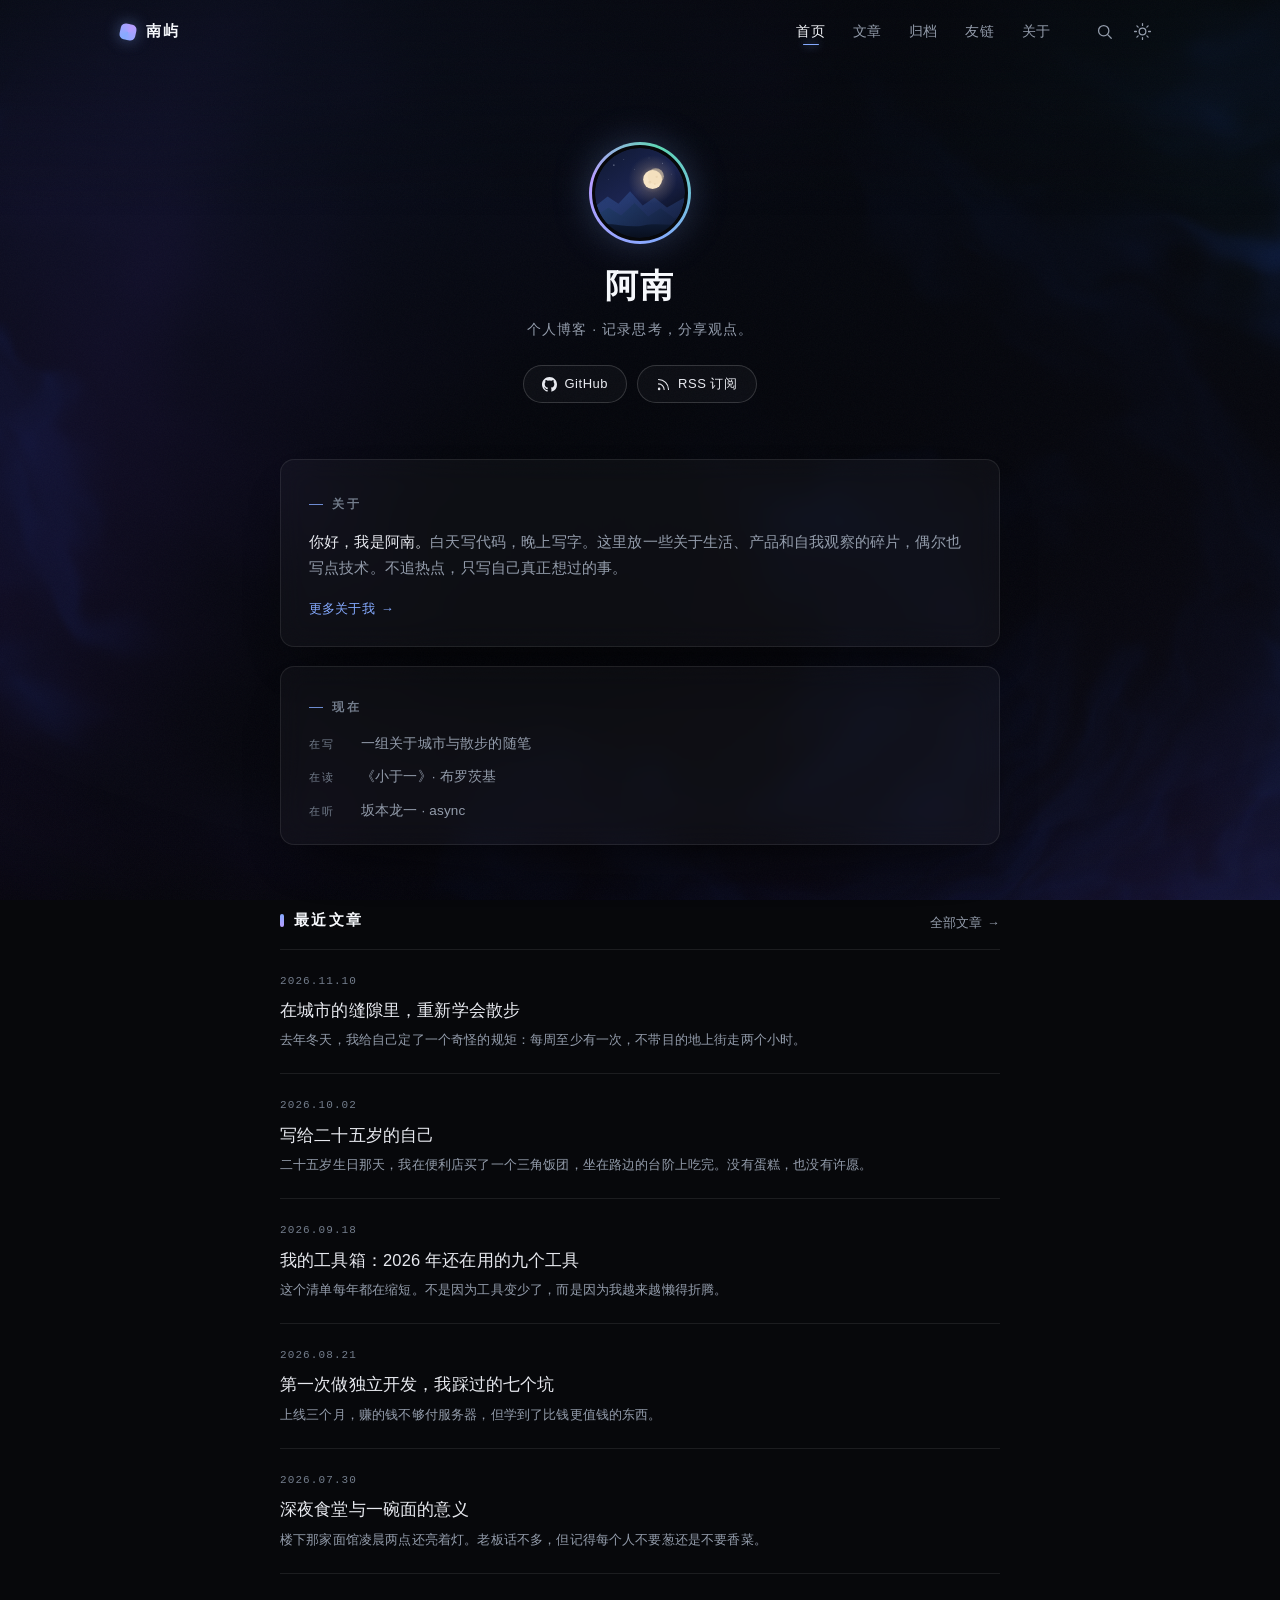
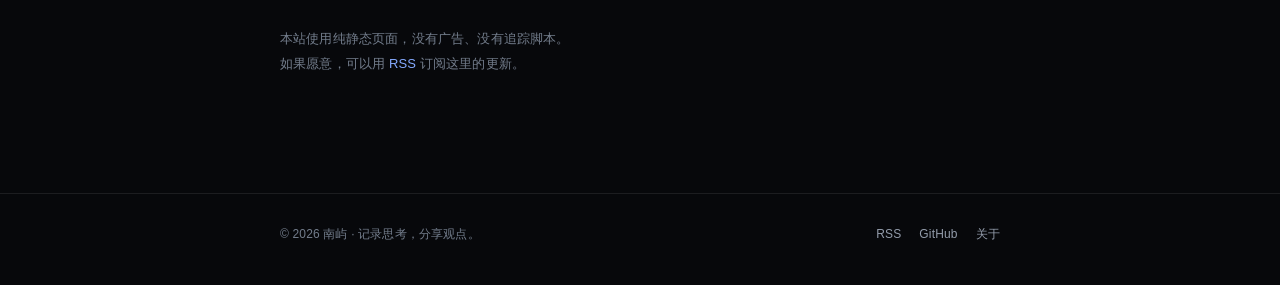
<file: index.html>
<!DOCTYPE html>
<html lang="zh-CN" data-theme="dark">
<head>
<meta charset="utf-8">
<script>(function(){try{var t=localStorage.getItem("theme");if(t!=="light"&&t!=="dark")t="dark";document.documentElement.setAttribute("data-theme",t);}catch(e){}})();</script>
<meta name="viewport" content="width=device-width, initial-scale=1">
<title>南屿 · 记录思考，分享观点。</title>
<meta name="description" content="南屿的个人博客，记录思考，分享观点。">
<meta name="author" content="阿南">
<meta name="theme-color" content="#07080b">
<meta property="og:site_name" content="南屿">
<meta property="og:type" content="website">
<meta property="og:title" content="南屿 · 记录思考，分享观点。">
<meta property="og:description" content="南屿的个人博客，记录思考，分享观点。">
<meta property="og:image" content="https://xia0tou.github.io/assets/img/og.png">
<meta property="og:locale" content="zh_CN">
<meta name="twitter:card" content="summary_large_image">
<link rel="icon" href="assets/img/favicon.svg" type="image/svg+xml">
<link rel="stylesheet" href="assets/css/style.css">
<link rel="alternate" type="application/rss+xml" title="南屿" href="rss.xml">

</head>
<body data-root="">
<div id="bg"><canvas id="bg-canvas"></canvas></div>

<header class="site-header" id="site-header">
  <div class="nav-inner">
    <a class="brand" href="" aria-label="南屿 首页">
      <span class="brand-mark" aria-hidden="true"></span>
      <span>南屿</span>
    </a>
    <nav class="nav-links" aria-label="主导航"><a href="" aria-current="page">首页</a><a href="blog/">文章</a><a href="archives/">归档</a><a href="links/">友链</a><a href="about/">关于</a></nav>
    <div class="nav-actions">
      <a class="icon-btn" href="search/" aria-label="搜索（按 / 键）" title="搜索 /">
        <svg viewBox="0 0 24 24" aria-hidden="true"><circle cx="11" cy="11" r="6.5"/><path d="m16 16 4.5 4.5"/></svg>
      </a>
      <button class="icon-btn" id="theme-toggle" type="button" aria-label="切换深浅色">
        <svg class="icon-sun" viewBox="0 0 24 24" aria-hidden="true"><circle cx="12" cy="12" r="4.2"/><path d="M12 2v2.3M12 19.7V22M2 12h2.3M19.7 12H22M4.9 4.9l1.6 1.6M17.5 17.5l1.6 1.6M19.1 4.9l-1.6 1.6M6.5 17.5l-1.6 1.6"/></svg>
        <svg class="icon-moon" viewBox="0 0 24 24" aria-hidden="true"><path d="M20.6 13.4A8.6 8.6 0 1 1 10.6 3.4a7 7 0 0 0 10 10Z"/></svg>
      </button>
      <button class="icon-btn menu-btn" id="menu-btn" type="button" aria-label="打开菜单" aria-expanded="false" aria-controls="mobile-menu">
        <svg viewBox="0 0 24 24" aria-hidden="true"><path d="M4 7h16M4 12h16M4 17h16"/></svg>
      </button>
    </div>
  </div>
</header>
<div class="mobile-menu" id="mobile-menu">
  <nav aria-label="移动端导航"><a href="" aria-current="page">首页<span>01</span></a><a href="blog/">文章<span>02</span></a><a href="archives/">归档<span>03</span></a><a href="links/">友链<span>04</span></a><a href="about/">关于<span>05</span></a>
    <a href="search/">搜索<span>06</span></a>
  </nav>
</div>
<div class="menu-backdrop" id="menu-backdrop"></div>
<main class="wrap main">
  <section class="hero reveal">
    <div class="avatar-ring"><img src="assets/img/avatar.svg" alt="阿南的头像" width="96" height="96"></div>
    <h1>阿南</h1>
    <p class="hero-tagline">个人博客 · 记录思考，分享观点。</p>
    <div class="hero-actions">
      <a class="btn" href="https://github.com/xia0tou" target="_blank" rel="noopener noreferrer">
        <svg class="solid" viewBox="0 0 16 16" aria-hidden="true"><path d="M8 0C3.58 0 0 3.58 0 8c0 3.54 2.29 6.53 5.47 7.59.4.07.55-.17.55-.38 0-.19-.01-.82-.01-1.49-2.01.37-2.53-.49-2.69-.94-.09-.23-.48-.94-.82-1.13-.28-.15-.68-.52-.01-.53.63-.01 1.08.58 1.23.82.72 1.21 1.87.87 2.33.66.07-.52.28-.87.51-1.07-1.78-.2-3.64-.89-3.64-3.95 0-.87.31-1.59.82-2.15-.08-.2-.36-1.02.08-2.12 0 0 .67-.21 2.2.82a7.5 7.5 0 0 1 4 0c1.53-1.04 2.2-.82 2.2-.82.44 1.1.16 1.92.08 2.12.51.56.82 1.27.82 2.15 0 3.07-1.87 3.75-3.65 3.95.29.25.54.73.54 1.48 0 1.07-.01 1.93-.01 2.2 0 .21.15.46.55.38A8.01 8.01 0 0 0 16 8c0-4.42-3.58-8-8-8Z"/></svg>
        GitHub
      </a>
      <a class="btn" href="rss.xml">
        <svg viewBox="0 0 24 24" aria-hidden="true"><path d="M4 11a9 9 0 0 1 9 9M4 4a16 16 0 0 1 16 16"/><circle cx="5" cy="19" r="1.2"/></svg>
        RSS 订阅
      </a>
    </div>
  </section>

  <section class="card about-card reveal">
    <h2 class="eyebrow">关于</h2>
    <p><strong>你好，我是阿南。</strong>白天写代码，晚上写字。这里放一些关于生活、产品和自我观察的碎片，偶尔也写点技术。不追热点，只写自己真正想过的事。</p>
    <a class="text-link" href="about/">更多关于我 <span aria-hidden="true">→</span></a>
  </section>

  <section class="card now reveal">
    <h2 class="eyebrow">现在</h2>
    <ul class="now-list">
      <li><span class="now-key">在写</span><span>一组关于城市与散步的随笔</span></li>
      <li><span class="now-key">在读</span><span>《小于一》· 布罗茨基</span></li>
      <li><span class="now-key">在听</span><span>坂本龙一 · async</span></li>
    </ul>
  </section>

  <section class="reveal">
    <div class="section-head">
      <h2>最近文章</h2>
      <a class="more" href="blog/">全部文章 <span aria-hidden="true">→</span></a>
    </div>
    <div class="post-list"><a class="post-item" href="blog/walk-in-the-city/" data-tags="生活,随笔">
  <time datetime="2026-11-10">2026.11.10</time>
  <h3>在城市的缝隙里，重新学会散步</h3>
  <p>去年冬天，我给自己定了一个奇怪的规矩：每周至少有一次，不带目的地上街走两个小时。</p>
  
  <svg class="arrow" viewBox="0 0 24 24" fill="none" stroke="currentColor" stroke-width="1.7" stroke-linecap="round" stroke-linejoin="round" aria-hidden="true"><path d="M5 12h14M13 6l6 6-6 6"/></svg>
</a>
<a class="post-item" href="blog/letter-to-25/" data-tags="随笔,成长">
  <time datetime="2026-10-02">2026.10.02</time>
  <h3>写给二十五岁的自己</h3>
  <p>二十五岁生日那天，我在便利店买了一个三角饭团，坐在路边的台阶上吃完。没有蛋糕，也没有许愿。</p>
  
  <svg class="arrow" viewBox="0 0 24 24" fill="none" stroke="currentColor" stroke-width="1.7" stroke-linecap="round" stroke-linejoin="round" aria-hidden="true"><path d="M5 12h14M13 6l6 6-6 6"/></svg>
</a>
<a class="post-item" href="blog/my-toolbox-2026/" data-tags="工具,效率">
  <time datetime="2026-09-18">2026.09.18</time>
  <h3>我的工具箱：2026 年还在用的九个工具</h3>
  <p>这个清单每年都在缩短。不是因为工具变少了，而是因为我越来越懒得折腾。</p>
  
  <svg class="arrow" viewBox="0 0 24 24" fill="none" stroke="currentColor" stroke-width="1.7" stroke-linecap="round" stroke-linejoin="round" aria-hidden="true"><path d="M5 12h14M13 6l6 6-6 6"/></svg>
</a>
<a class="post-item" href="blog/independent-dev-lessons/" data-tags="开发,复盘">
  <time datetime="2026-08-21">2026.08.21</time>
  <h3>第一次做独立开发，我踩过的七个坑</h3>
  <p>上线三个月，赚的钱不够付服务器，但学到了比钱更值钱的东西。</p>
  
  <svg class="arrow" viewBox="0 0 24 24" fill="none" stroke="currentColor" stroke-width="1.7" stroke-linecap="round" stroke-linejoin="round" aria-hidden="true"><path d="M5 12h14M13 6l6 6-6 6"/></svg>
</a>
<a class="post-item" href="blog/night-noodles/" data-tags="生活">
  <time datetime="2026-07-30">2026.07.30</time>
  <h3>深夜食堂与一碗面的意义</h3>
  <p>楼下那家面馆凌晨两点还亮着灯。老板话不多，但记得每个人不要葱还是不要香菜。</p>
  
  <svg class="arrow" viewBox="0 0 24 24" fill="none" stroke="currentColor" stroke-width="1.7" stroke-linecap="round" stroke-linejoin="round" aria-hidden="true"><path d="M5 12h14M13 6l6 6-6 6"/></svg>
</a></div>
  </section>

  <section class="reveal" style="margin-top:54px">
    <p style="color:var(--faint);font-size:12.5px;line-height:1.9">
      本站使用纯静态页面，没有广告、没有追踪脚本。<br>
      如果愿意，可以用 <a class="text-link" style="margin:0" href="rss.xml">RSS</a> 订阅这里的更新。
    </p>
  </section>
</main>
<footer class="site-footer">
  <div class="wrap footer-inner">
    <p>© <span data-year>2026</span> 南屿 · 记录思考，分享观点。</p>
    <div class="footer-links">
      <a href="rss.xml">RSS</a>
      <a href="https://github.com/xia0tou" target="_blank" rel="noopener noreferrer">GitHub</a>
      <a href="about/">关于</a>
    </div>
  </div>
</footer>
<button class="to-top" id="to-top" type="button" aria-label="回到顶部">
  <svg viewBox="0 0 24 24" aria-hidden="true"><path d="M12 19V5M6 11l6-6 6 6"/></svg>
</button>
<script src="assets/js/shader.js" defer></script>
<script src="assets/js/main.js" defer></script>
</body>
</html>
</file>
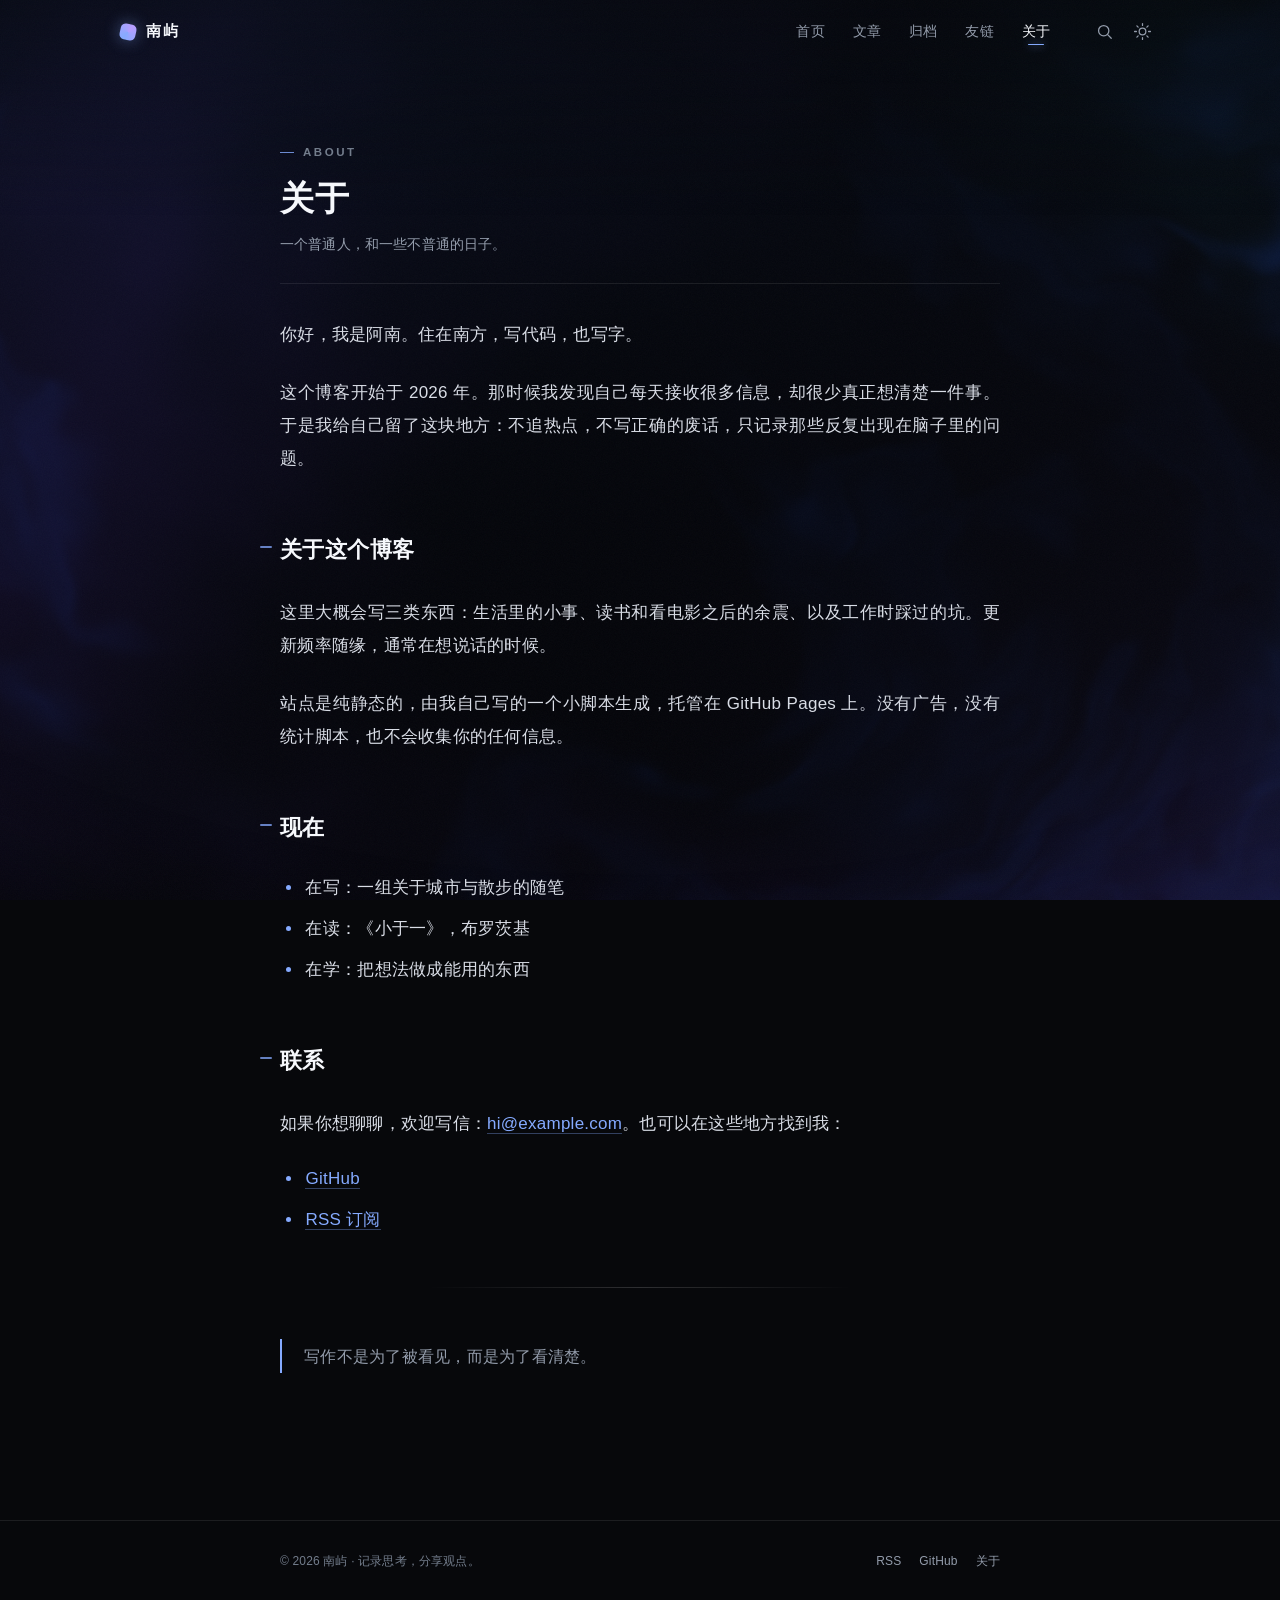
<file: about/index.html>
<!DOCTYPE html>
<html lang="zh-CN" data-theme="dark">
<head>
<meta charset="utf-8">
<script>(function(){try{var t=localStorage.getItem("theme");if(t!=="light"&&t!=="dark")t="dark";document.documentElement.setAttribute("data-theme",t);}catch(e){}})();</script>
<meta name="viewport" content="width=device-width, initial-scale=1">
<title>关于 · 南屿</title>
<meta name="description" content="关于阿南和这个博客。">
<meta name="author" content="阿南">
<meta name="theme-color" content="#07080b">
<meta property="og:site_name" content="南屿">
<meta property="og:type" content="website">
<meta property="og:title" content="关于 · 南屿">
<meta property="og:description" content="关于阿南和这个博客。">
<meta property="og:image" content="https://xia0tou.github.io/assets/img/og.png">
<meta property="og:locale" content="zh_CN">
<meta name="twitter:card" content="summary_large_image">
<link rel="icon" href="../assets/img/favicon.svg" type="image/svg+xml">
<link rel="stylesheet" href="../assets/css/style.css">
<link rel="alternate" type="application/rss+xml" title="南屿" href="../rss.xml">

</head>
<body data-root="../">
<div id="bg"><canvas id="bg-canvas"></canvas></div>

<header class="site-header" id="site-header">
  <div class="nav-inner">
    <a class="brand" href="../" aria-label="南屿 首页">
      <span class="brand-mark" aria-hidden="true"></span>
      <span>南屿</span>
    </a>
    <nav class="nav-links" aria-label="主导航"><a href="../">首页</a><a href="../blog/">文章</a><a href="../archives/">归档</a><a href="../links/">友链</a><a href="../about/" aria-current="page">关于</a></nav>
    <div class="nav-actions">
      <a class="icon-btn" href="../search/" aria-label="搜索（按 / 键）" title="搜索 /">
        <svg viewBox="0 0 24 24" aria-hidden="true"><circle cx="11" cy="11" r="6.5"/><path d="m16 16 4.5 4.5"/></svg>
      </a>
      <button class="icon-btn" id="theme-toggle" type="button" aria-label="切换深浅色">
        <svg class="icon-sun" viewBox="0 0 24 24" aria-hidden="true"><circle cx="12" cy="12" r="4.2"/><path d="M12 2v2.3M12 19.7V22M2 12h2.3M19.7 12H22M4.9 4.9l1.6 1.6M17.5 17.5l1.6 1.6M19.1 4.9l-1.6 1.6M6.5 17.5l-1.6 1.6"/></svg>
        <svg class="icon-moon" viewBox="0 0 24 24" aria-hidden="true"><path d="M20.6 13.4A8.6 8.6 0 1 1 10.6 3.4a7 7 0 0 0 10 10Z"/></svg>
      </button>
      <button class="icon-btn menu-btn" id="menu-btn" type="button" aria-label="打开菜单" aria-expanded="false" aria-controls="mobile-menu">
        <svg viewBox="0 0 24 24" aria-hidden="true"><path d="M4 7h16M4 12h16M4 17h16"/></svg>
      </button>
    </div>
  </div>
</header>
<div class="mobile-menu" id="mobile-menu">
  <nav aria-label="移动端导航"><a href="../">首页<span>01</span></a><a href="../blog/">文章<span>02</span></a><a href="../archives/">归档<span>03</span></a><a href="../links/">友链<span>04</span></a><a href="../about/" aria-current="page">关于<span>05</span></a>
    <a href="../search/">搜索<span>06</span></a>
  </nav>
</div>
<div class="menu-backdrop" id="menu-backdrop"></div>
<main class="wrap main">
  <header class="page-head reveal">
    <p class="eyebrow">About</p>
    <h1>关于</h1>
    <p class="page-desc">一个普通人，和一些不普通的日子。</p>
  </header>
  <article class="prose reveal" style="margin-top:34px">
    <p>你好，我是阿南。住在南方，写代码，也写字。</p>
    <p>这个博客开始于 2026 年。那时候我发现自己每天接收很多信息，却很少真正想清楚一件事。于是我给自己留了这块地方：不追热点，不写正确的废话，只记录那些反复出现在脑子里的问题。</p>
    <h2>关于这个博客</h2>
    <p>这里大概会写三类东西：生活里的小事、读书和看电影之后的余震、以及工作时踩过的坑。更新频率随缘，通常在想说话的时候。</p>
    <p>站点是纯静态的，由我自己写的一个小脚本生成，托管在 GitHub Pages 上。没有广告，没有统计脚本，也不会收集你的任何信息。</p>
    <h2>现在</h2>
    <ul>
      <li>在写：一组关于城市与散步的随笔</li>
      <li>在读：《小于一》，布罗茨基</li>
      <li>在学：把想法做成能用的东西</li>
    </ul>
    <h2>联系</h2>
    <p>如果你想聊聊，欢迎写信：<a href="mailto:hi@example.com">hi@example.com</a>。也可以在这些地方找到我：</p>
    <ul>
      <li><a href="https://github.com/xia0tou" target="_blank" rel="noopener noreferrer">GitHub</a></li>
      <li><a href="../rss.xml">RSS 订阅</a></li>
    </ul>
    <hr>
    <blockquote><p>写作不是为了被看见，而是为了看清楚。</p></blockquote>
  </article>
</main>
<footer class="site-footer">
  <div class="wrap footer-inner">
    <p>© <span data-year>2026</span> 南屿 · 记录思考，分享观点。</p>
    <div class="footer-links">
      <a href="../rss.xml">RSS</a>
      <a href="https://github.com/xia0tou" target="_blank" rel="noopener noreferrer">GitHub</a>
      <a href="../about/">关于</a>
    </div>
  </div>
</footer>
<button class="to-top" id="to-top" type="button" aria-label="回到顶部">
  <svg viewBox="0 0 24 24" aria-hidden="true"><path d="M12 19V5M6 11l6-6 6 6"/></svg>
</button>
<script src="../assets/js/shader.js" defer></script>
<script src="../assets/js/main.js" defer></script>
</body>
</html>
</file>
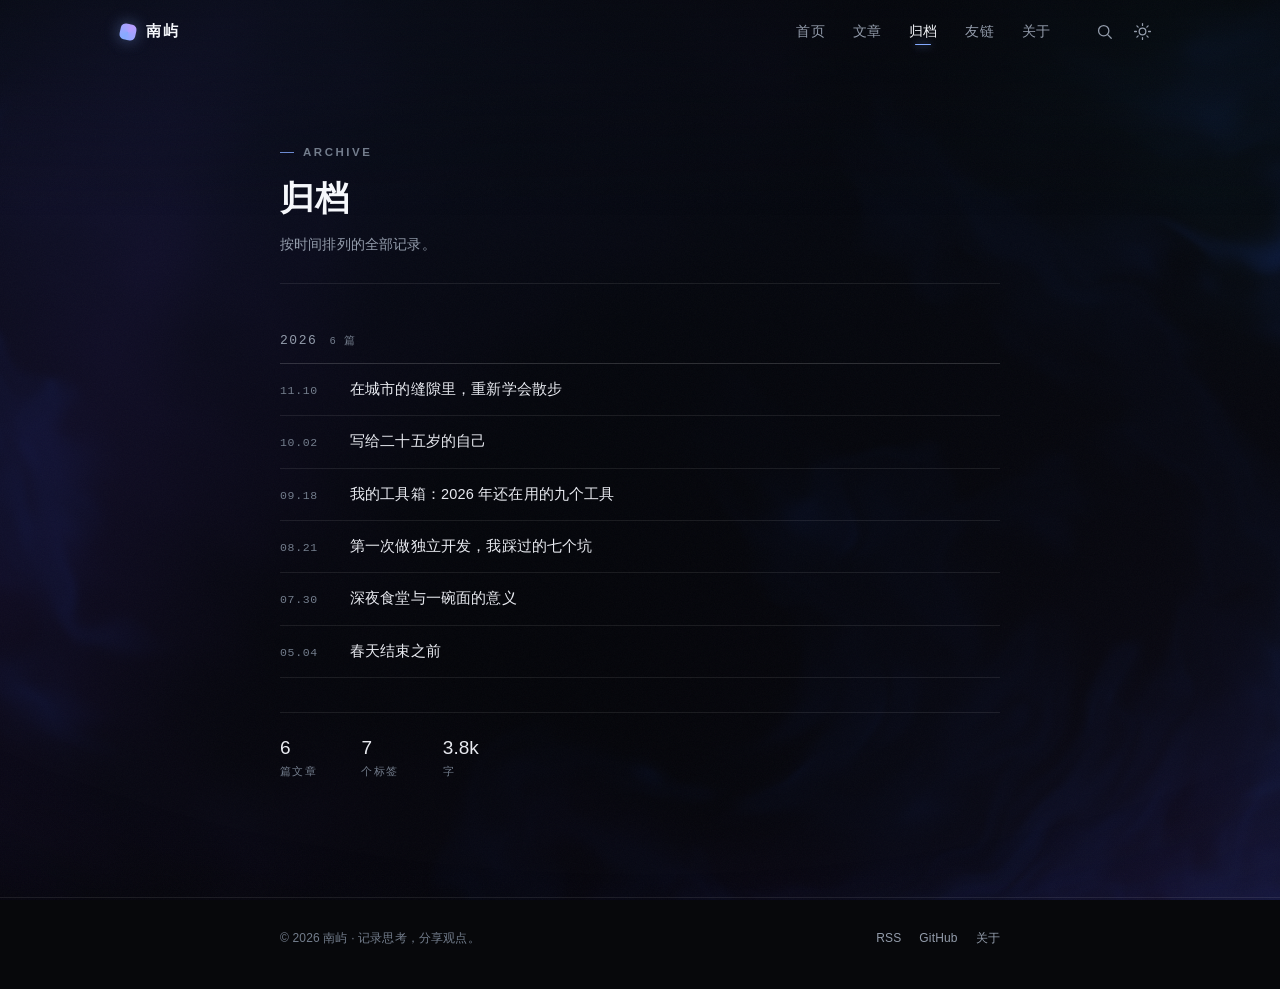
<file: archives/index.html>
<!DOCTYPE html>
<html lang="zh-CN" data-theme="dark">
<head>
<meta charset="utf-8">
<script>(function(){try{var t=localStorage.getItem("theme");if(t!=="light"&&t!=="dark")t="dark";document.documentElement.setAttribute("data-theme",t);}catch(e){}})();</script>
<meta name="viewport" content="width=device-width, initial-scale=1">
<title>归档 · 南屿</title>
<meta name="description" content="全部文章归档，共 6 篇。">
<meta name="author" content="阿南">
<meta name="theme-color" content="#07080b">
<meta property="og:site_name" content="南屿">
<meta property="og:type" content="website">
<meta property="og:title" content="归档 · 南屿">
<meta property="og:description" content="全部文章归档，共 6 篇。">
<meta property="og:image" content="https://xia0tou.github.io/assets/img/og.png">
<meta property="og:locale" content="zh_CN">
<meta name="twitter:card" content="summary_large_image">
<link rel="icon" href="../assets/img/favicon.svg" type="image/svg+xml">
<link rel="stylesheet" href="../assets/css/style.css">
<link rel="alternate" type="application/rss+xml" title="南屿" href="../rss.xml">

</head>
<body data-root="../">
<div id="bg"><canvas id="bg-canvas"></canvas></div>

<header class="site-header" id="site-header">
  <div class="nav-inner">
    <a class="brand" href="../" aria-label="南屿 首页">
      <span class="brand-mark" aria-hidden="true"></span>
      <span>南屿</span>
    </a>
    <nav class="nav-links" aria-label="主导航"><a href="../">首页</a><a href="../blog/">文章</a><a href="../archives/" aria-current="page">归档</a><a href="../links/">友链</a><a href="../about/">关于</a></nav>
    <div class="nav-actions">
      <a class="icon-btn" href="../search/" aria-label="搜索（按 / 键）" title="搜索 /">
        <svg viewBox="0 0 24 24" aria-hidden="true"><circle cx="11" cy="11" r="6.5"/><path d="m16 16 4.5 4.5"/></svg>
      </a>
      <button class="icon-btn" id="theme-toggle" type="button" aria-label="切换深浅色">
        <svg class="icon-sun" viewBox="0 0 24 24" aria-hidden="true"><circle cx="12" cy="12" r="4.2"/><path d="M12 2v2.3M12 19.7V22M2 12h2.3M19.7 12H22M4.9 4.9l1.6 1.6M17.5 17.5l1.6 1.6M19.1 4.9l-1.6 1.6M6.5 17.5l-1.6 1.6"/></svg>
        <svg class="icon-moon" viewBox="0 0 24 24" aria-hidden="true"><path d="M20.6 13.4A8.6 8.6 0 1 1 10.6 3.4a7 7 0 0 0 10 10Z"/></svg>
      </button>
      <button class="icon-btn menu-btn" id="menu-btn" type="button" aria-label="打开菜单" aria-expanded="false" aria-controls="mobile-menu">
        <svg viewBox="0 0 24 24" aria-hidden="true"><path d="M4 7h16M4 12h16M4 17h16"/></svg>
      </button>
    </div>
  </div>
</header>
<div class="mobile-menu" id="mobile-menu">
  <nav aria-label="移动端导航"><a href="../">首页<span>01</span></a><a href="../blog/">文章<span>02</span></a><a href="../archives/" aria-current="page">归档<span>03</span></a><a href="../links/">友链<span>04</span></a><a href="../about/">关于<span>05</span></a>
    <a href="../search/">搜索<span>06</span></a>
  </nav>
</div>
<div class="menu-backdrop" id="menu-backdrop"></div>
<main class="wrap main">
  <header class="page-head reveal">
    <p class="eyebrow">Archive</p>
    <h1>归档</h1>
    <p class="page-desc">按时间排列的全部记录。</p>
  </header>
  <section class="archive-group reveal">
    <h2>2026<span class="count">6 篇</span></h2>
    <ul class="archive-list">
      <li><time datetime="2026-11-10">11.10</time><a href="../blog/walk-in-the-city/">在城市的缝隙里，重新学会散步</a></li>
      <li><time datetime="2026-10-02">10.02</time><a href="../blog/letter-to-25/">写给二十五岁的自己</a></li>
      <li><time datetime="2026-09-18">09.18</time><a href="../blog/my-toolbox-2026/">我的工具箱：2026 年还在用的九个工具</a></li>
      <li><time datetime="2026-08-21">08.21</time><a href="../blog/independent-dev-lessons/">第一次做独立开发，我踩过的七个坑</a></li>
      <li><time datetime="2026-07-30">07.30</time><a href="../blog/night-noodles/">深夜食堂与一碗面的意义</a></li>
      <li><time datetime="2026-05-04">05.04</time><a href="../blog/spring-before-end/">春天结束之前</a></li>
    </ul>
  </section>
  <div class="archive-total reveal">
    <div><b>6</b><span>篇文章</span></div>
    <div><b>7</b><span>个标签</span></div>
    <div><b>3.8k</b><span>字</span></div>
  </div>
</main>
<footer class="site-footer">
  <div class="wrap footer-inner">
    <p>© <span data-year>2026</span> 南屿 · 记录思考，分享观点。</p>
    <div class="footer-links">
      <a href="../rss.xml">RSS</a>
      <a href="https://github.com/xia0tou" target="_blank" rel="noopener noreferrer">GitHub</a>
      <a href="../about/">关于</a>
    </div>
  </div>
</footer>
<button class="to-top" id="to-top" type="button" aria-label="回到顶部">
  <svg viewBox="0 0 24 24" aria-hidden="true"><path d="M12 19V5M6 11l6-6 6 6"/></svg>
</button>
<script src="../assets/js/shader.js" defer></script>
<script src="../assets/js/main.js" defer></script>
</body>
</html>
</file>
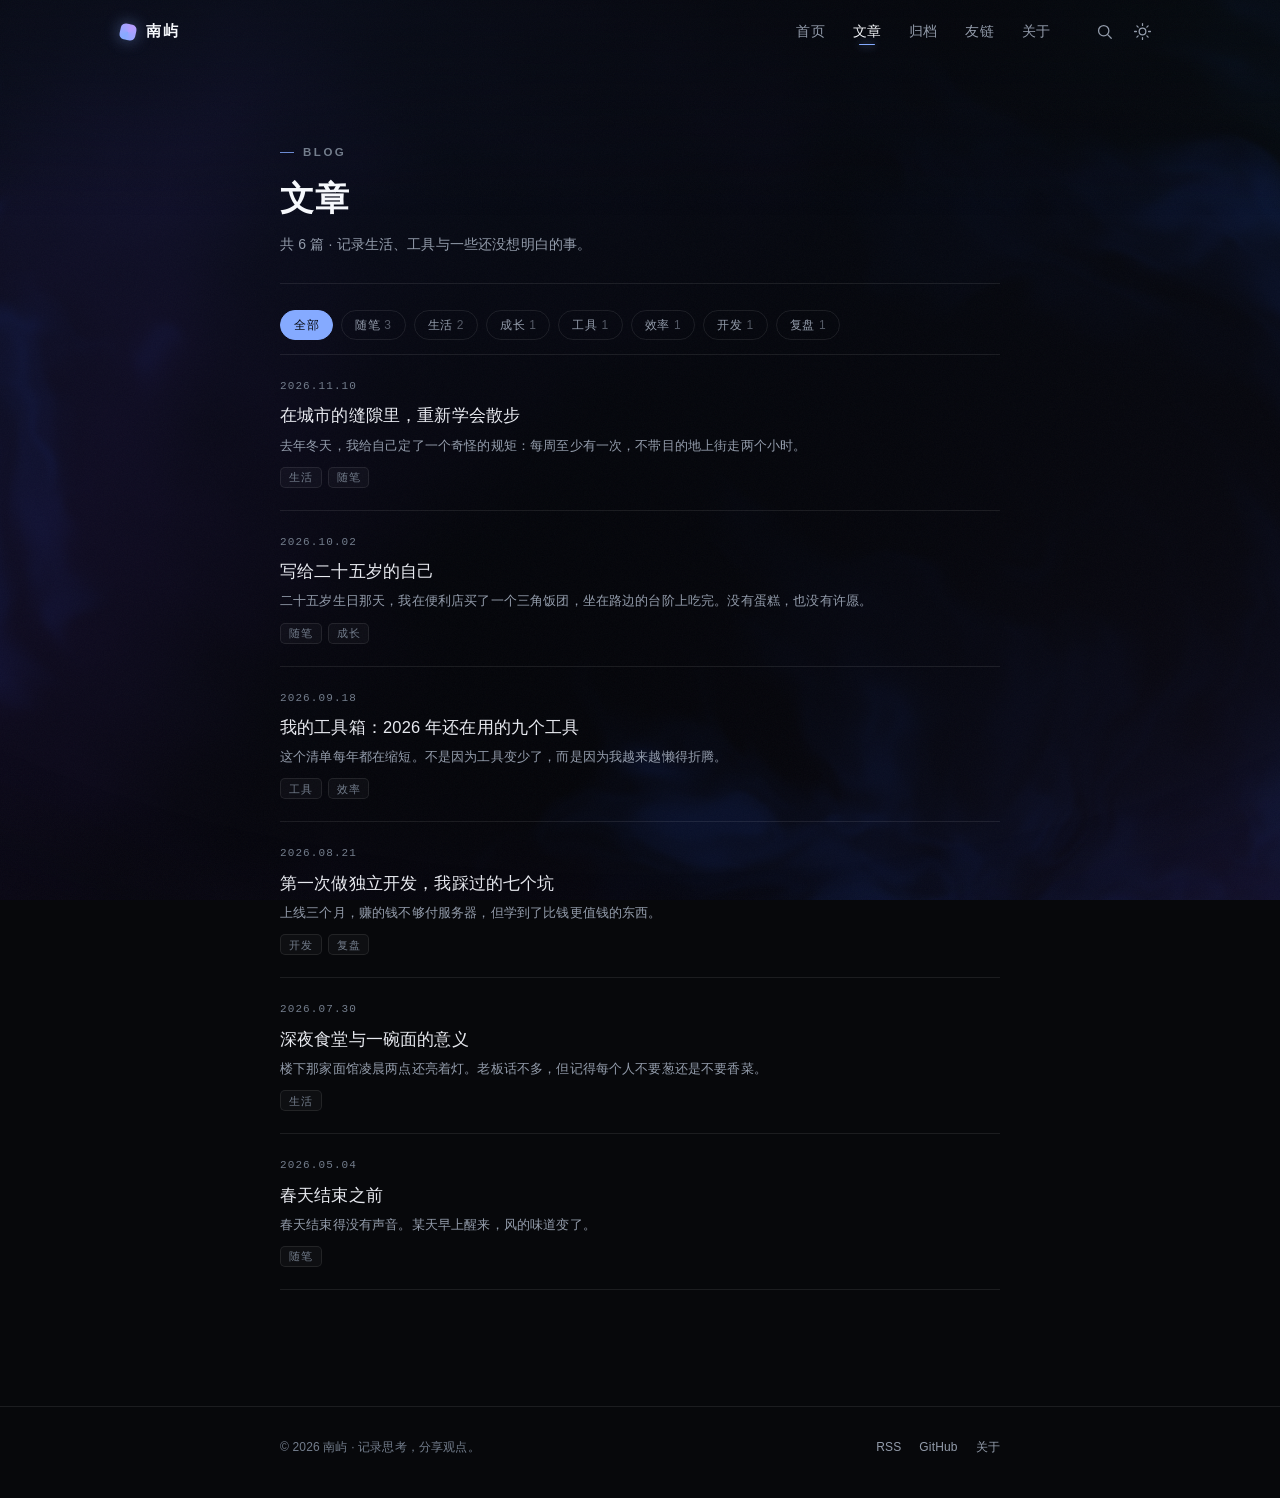
<file: blog/index.html>
<!DOCTYPE html>
<html lang="zh-CN" data-theme="dark">
<head>
<meta charset="utf-8">
<script>(function(){try{var t=localStorage.getItem("theme");if(t!=="light"&&t!=="dark")t="dark";document.documentElement.setAttribute("data-theme",t);}catch(e){}})();</script>
<meta name="viewport" content="width=device-width, initial-scale=1">
<title>文章 · 南屿</title>
<meta name="description" content="全部文章，共 6 篇。">
<meta name="author" content="阿南">
<meta name="theme-color" content="#07080b">
<meta property="og:site_name" content="南屿">
<meta property="og:type" content="website">
<meta property="og:title" content="文章 · 南屿">
<meta property="og:description" content="全部文章，共 6 篇。">
<meta property="og:image" content="https://xia0tou.github.io/assets/img/og.png">
<meta property="og:locale" content="zh_CN">
<meta name="twitter:card" content="summary_large_image">
<link rel="icon" href="../assets/img/favicon.svg" type="image/svg+xml">
<link rel="stylesheet" href="../assets/css/style.css">
<link rel="alternate" type="application/rss+xml" title="南屿" href="../rss.xml">

</head>
<body data-root="../">
<div id="bg"><canvas id="bg-canvas"></canvas></div>

<header class="site-header" id="site-header">
  <div class="nav-inner">
    <a class="brand" href="../" aria-label="南屿 首页">
      <span class="brand-mark" aria-hidden="true"></span>
      <span>南屿</span>
    </a>
    <nav class="nav-links" aria-label="主导航"><a href="../">首页</a><a href="../blog/" aria-current="page">文章</a><a href="../archives/">归档</a><a href="../links/">友链</a><a href="../about/">关于</a></nav>
    <div class="nav-actions">
      <a class="icon-btn" href="../search/" aria-label="搜索（按 / 键）" title="搜索 /">
        <svg viewBox="0 0 24 24" aria-hidden="true"><circle cx="11" cy="11" r="6.5"/><path d="m16 16 4.5 4.5"/></svg>
      </a>
      <button class="icon-btn" id="theme-toggle" type="button" aria-label="切换深浅色">
        <svg class="icon-sun" viewBox="0 0 24 24" aria-hidden="true"><circle cx="12" cy="12" r="4.2"/><path d="M12 2v2.3M12 19.7V22M2 12h2.3M19.7 12H22M4.9 4.9l1.6 1.6M17.5 17.5l1.6 1.6M19.1 4.9l-1.6 1.6M6.5 17.5l-1.6 1.6"/></svg>
        <svg class="icon-moon" viewBox="0 0 24 24" aria-hidden="true"><path d="M20.6 13.4A8.6 8.6 0 1 1 10.6 3.4a7 7 0 0 0 10 10Z"/></svg>
      </button>
      <button class="icon-btn menu-btn" id="menu-btn" type="button" aria-label="打开菜单" aria-expanded="false" aria-controls="mobile-menu">
        <svg viewBox="0 0 24 24" aria-hidden="true"><path d="M4 7h16M4 12h16M4 17h16"/></svg>
      </button>
    </div>
  </div>
</header>
<div class="mobile-menu" id="mobile-menu">
  <nav aria-label="移动端导航"><a href="../">首页<span>01</span></a><a href="../blog/" aria-current="page">文章<span>02</span></a><a href="../archives/">归档<span>03</span></a><a href="../links/">友链<span>04</span></a><a href="../about/">关于<span>05</span></a>
    <a href="../search/">搜索<span>06</span></a>
  </nav>
</div>
<div class="menu-backdrop" id="menu-backdrop"></div>
<main class="wrap main">
  <header class="page-head reveal">
    <p class="eyebrow">Blog</p>
    <h1>文章</h1>
    <p class="page-desc">共 6 篇 · 记录生活、工具与一些还没想明白的事。</p>
  </header>
  <div class="tag-filter reveal" id="tag-filter" role="group" aria-label="按标签筛选"><button class="chip is-active" type="button" data-tag="all">全部</button><button class="chip" type="button" data-tag="随笔">随笔 <span style="opacity:.55">3</span></button><button class="chip" type="button" data-tag="生活">生活 <span style="opacity:.55">2</span></button><button class="chip" type="button" data-tag="成长">成长 <span style="opacity:.55">1</span></button><button class="chip" type="button" data-tag="工具">工具 <span style="opacity:.55">1</span></button><button class="chip" type="button" data-tag="效率">效率 <span style="opacity:.55">1</span></button><button class="chip" type="button" data-tag="开发">开发 <span style="opacity:.55">1</span></button><button class="chip" type="button" data-tag="复盘">复盘 <span style="opacity:.55">1</span></button></div>
  <div class="post-list" id="post-list">
    <a class="post-item" href="../blog/walk-in-the-city/" data-tags="生活,随笔">
  <time datetime="2026-11-10">2026.11.10</time>
  <h3>在城市的缝隙里，重新学会散步</h3>
  <p>去年冬天，我给自己定了一个奇怪的规矩：每周至少有一次，不带目的地上街走两个小时。</p>
  <div class="tags"><span class="tag">生活</span><span class="tag">随笔</span></div>
  <svg class="arrow" viewBox="0 0 24 24" fill="none" stroke="currentColor" stroke-width="1.7" stroke-linecap="round" stroke-linejoin="round" aria-hidden="true"><path d="M5 12h14M13 6l6 6-6 6"/></svg>
</a>
<a class="post-item" href="../blog/letter-to-25/" data-tags="随笔,成长">
  <time datetime="2026-10-02">2026.10.02</time>
  <h3>写给二十五岁的自己</h3>
  <p>二十五岁生日那天，我在便利店买了一个三角饭团，坐在路边的台阶上吃完。没有蛋糕，也没有许愿。</p>
  <div class="tags"><span class="tag">随笔</span><span class="tag">成长</span></div>
  <svg class="arrow" viewBox="0 0 24 24" fill="none" stroke="currentColor" stroke-width="1.7" stroke-linecap="round" stroke-linejoin="round" aria-hidden="true"><path d="M5 12h14M13 6l6 6-6 6"/></svg>
</a>
<a class="post-item" href="../blog/my-toolbox-2026/" data-tags="工具,效率">
  <time datetime="2026-09-18">2026.09.18</time>
  <h3>我的工具箱：2026 年还在用的九个工具</h3>
  <p>这个清单每年都在缩短。不是因为工具变少了，而是因为我越来越懒得折腾。</p>
  <div class="tags"><span class="tag">工具</span><span class="tag">效率</span></div>
  <svg class="arrow" viewBox="0 0 24 24" fill="none" stroke="currentColor" stroke-width="1.7" stroke-linecap="round" stroke-linejoin="round" aria-hidden="true"><path d="M5 12h14M13 6l6 6-6 6"/></svg>
</a>
<a class="post-item" href="../blog/independent-dev-lessons/" data-tags="开发,复盘">
  <time datetime="2026-08-21">2026.08.21</time>
  <h3>第一次做独立开发，我踩过的七个坑</h3>
  <p>上线三个月，赚的钱不够付服务器，但学到了比钱更值钱的东西。</p>
  <div class="tags"><span class="tag">开发</span><span class="tag">复盘</span></div>
  <svg class="arrow" viewBox="0 0 24 24" fill="none" stroke="currentColor" stroke-width="1.7" stroke-linecap="round" stroke-linejoin="round" aria-hidden="true"><path d="M5 12h14M13 6l6 6-6 6"/></svg>
</a>
<a class="post-item" href="../blog/night-noodles/" data-tags="生活">
  <time datetime="2026-07-30">2026.07.30</time>
  <h3>深夜食堂与一碗面的意义</h3>
  <p>楼下那家面馆凌晨两点还亮着灯。老板话不多，但记得每个人不要葱还是不要香菜。</p>
  <div class="tags"><span class="tag">生活</span></div>
  <svg class="arrow" viewBox="0 0 24 24" fill="none" stroke="currentColor" stroke-width="1.7" stroke-linecap="round" stroke-linejoin="round" aria-hidden="true"><path d="M5 12h14M13 6l6 6-6 6"/></svg>
</a>
<a class="post-item" href="../blog/spring-before-end/" data-tags="随笔">
  <time datetime="2026-05-04">2026.05.04</time>
  <h3>春天结束之前</h3>
  <p>春天结束得没有声音。某天早上醒来，风的味道变了。</p>
  <div class="tags"><span class="tag">随笔</span></div>
  <svg class="arrow" viewBox="0 0 24 24" fill="none" stroke="currentColor" stroke-width="1.7" stroke-linecap="round" stroke-linejoin="round" aria-hidden="true"><path d="M5 12h14M13 6l6 6-6 6"/></svg>
</a>
  </div>
  <p class="empty" id="empty" hidden>这个标签下还没有文章。</p>
</main>
<footer class="site-footer">
  <div class="wrap footer-inner">
    <p>© <span data-year>2026</span> 南屿 · 记录思考，分享观点。</p>
    <div class="footer-links">
      <a href="../rss.xml">RSS</a>
      <a href="https://github.com/xia0tou" target="_blank" rel="noopener noreferrer">GitHub</a>
      <a href="../about/">关于</a>
    </div>
  </div>
</footer>
<button class="to-top" id="to-top" type="button" aria-label="回到顶部">
  <svg viewBox="0 0 24 24" aria-hidden="true"><path d="M12 19V5M6 11l6-6 6 6"/></svg>
</button>
<script src="../assets/js/shader.js" defer></script>
<script src="../assets/js/main.js" defer></script>
</body>
</html>
</file>
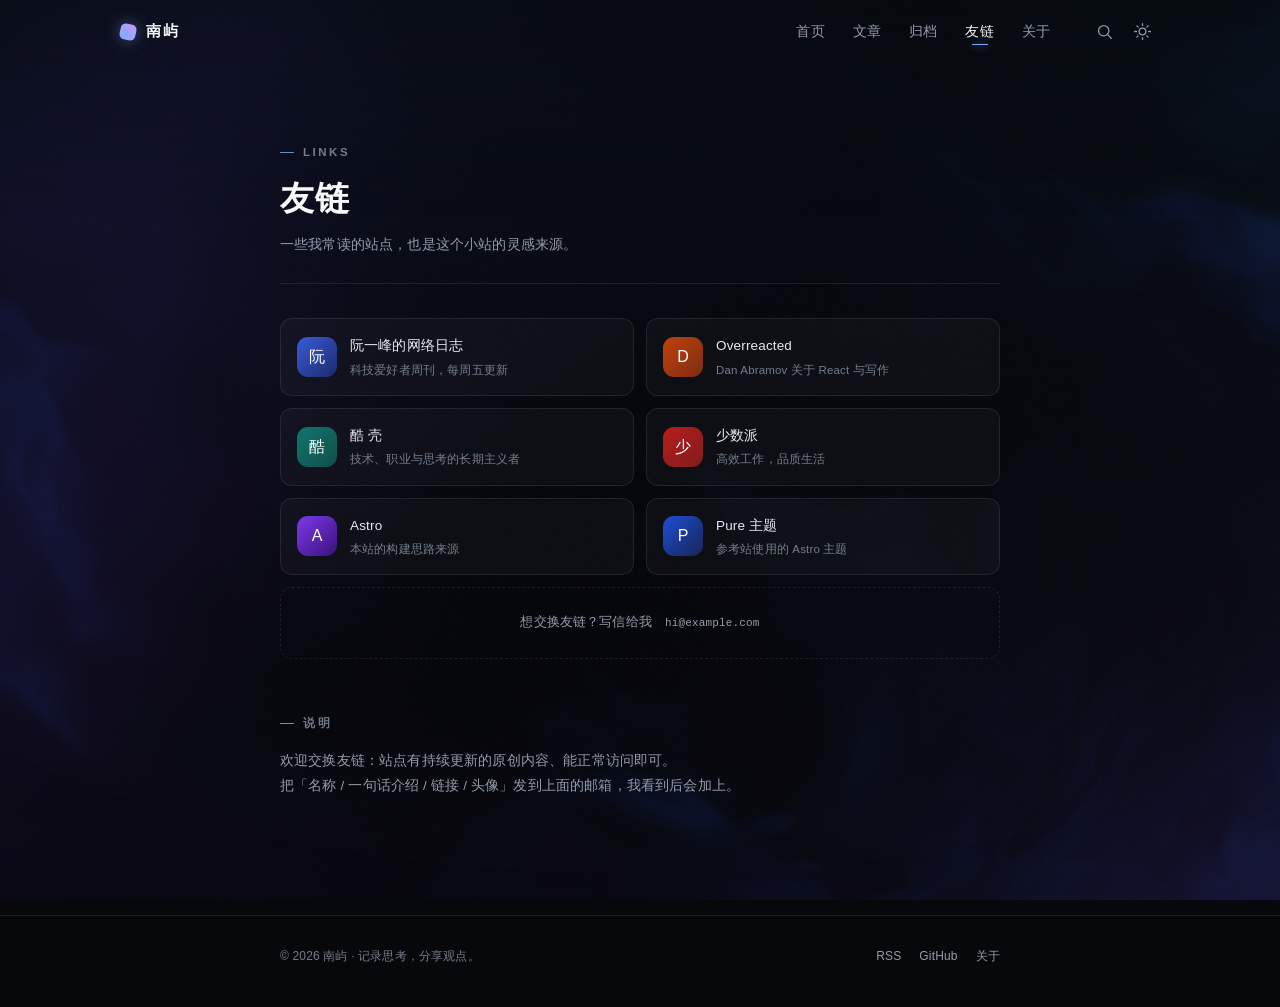
<file: links/index.html>
<!DOCTYPE html>
<html lang="zh-CN" data-theme="dark">
<head>
<meta charset="utf-8">
<script>(function(){try{var t=localStorage.getItem("theme");if(t!=="light"&&t!=="dark")t="dark";document.documentElement.setAttribute("data-theme",t);}catch(e){}})();</script>
<meta name="viewport" content="width=device-width, initial-scale=1">
<title>友链 · 南屿</title>
<meta name="description" content="常读的站点与友链。">
<meta name="author" content="阿南">
<meta name="theme-color" content="#07080b">
<meta property="og:site_name" content="南屿">
<meta property="og:type" content="website">
<meta property="og:title" content="友链 · 南屿">
<meta property="og:description" content="常读的站点与友链。">
<meta property="og:image" content="https://xia0tou.github.io/assets/img/og.png">
<meta property="og:locale" content="zh_CN">
<meta name="twitter:card" content="summary_large_image">
<link rel="icon" href="../assets/img/favicon.svg" type="image/svg+xml">
<link rel="stylesheet" href="../assets/css/style.css">
<link rel="alternate" type="application/rss+xml" title="南屿" href="../rss.xml">

</head>
<body data-root="../">
<div id="bg"><canvas id="bg-canvas"></canvas></div>

<header class="site-header" id="site-header">
  <div class="nav-inner">
    <a class="brand" href="../" aria-label="南屿 首页">
      <span class="brand-mark" aria-hidden="true"></span>
      <span>南屿</span>
    </a>
    <nav class="nav-links" aria-label="主导航"><a href="../">首页</a><a href="../blog/">文章</a><a href="../archives/">归档</a><a href="../links/" aria-current="page">友链</a><a href="../about/">关于</a></nav>
    <div class="nav-actions">
      <a class="icon-btn" href="../search/" aria-label="搜索（按 / 键）" title="搜索 /">
        <svg viewBox="0 0 24 24" aria-hidden="true"><circle cx="11" cy="11" r="6.5"/><path d="m16 16 4.5 4.5"/></svg>
      </a>
      <button class="icon-btn" id="theme-toggle" type="button" aria-label="切换深浅色">
        <svg class="icon-sun" viewBox="0 0 24 24" aria-hidden="true"><circle cx="12" cy="12" r="4.2"/><path d="M12 2v2.3M12 19.7V22M2 12h2.3M19.7 12H22M4.9 4.9l1.6 1.6M17.5 17.5l1.6 1.6M19.1 4.9l-1.6 1.6M6.5 17.5l-1.6 1.6"/></svg>
        <svg class="icon-moon" viewBox="0 0 24 24" aria-hidden="true"><path d="M20.6 13.4A8.6 8.6 0 1 1 10.6 3.4a7 7 0 0 0 10 10Z"/></svg>
      </button>
      <button class="icon-btn menu-btn" id="menu-btn" type="button" aria-label="打开菜单" aria-expanded="false" aria-controls="mobile-menu">
        <svg viewBox="0 0 24 24" aria-hidden="true"><path d="M4 7h16M4 12h16M4 17h16"/></svg>
      </button>
    </div>
  </div>
</header>
<div class="mobile-menu" id="mobile-menu">
  <nav aria-label="移动端导航"><a href="../">首页<span>01</span></a><a href="../blog/">文章<span>02</span></a><a href="../archives/">归档<span>03</span></a><a href="../links/" aria-current="page">友链<span>04</span></a><a href="../about/">关于<span>05</span></a>
    <a href="../search/">搜索<span>06</span></a>
  </nav>
</div>
<div class="menu-backdrop" id="menu-backdrop"></div>
<main class="wrap main">
  <header class="page-head reveal">
    <p class="eyebrow">Links</p>
    <h1>友链</h1>
    <p class="page-desc">一些我常读的站点，也是这个小站的灵感来源。</p>
  </header>
  <div class="link-grid reveal">
  <a class="link-card" href="https://www.ruanyifeng.com/blog/" target="_blank" rel="noopener noreferrer">
    <span class="link-avatar" style="--c1:#3b5bdb;--c2:#1b2a6b">阮</span>
    <span class="link-body"><strong>阮一峰的网络日志</strong><small>科技爱好者周刊，每周五更新</small></span>
  </a>
  <a class="link-card" href="https://overreacted.io/" target="_blank" rel="noopener noreferrer">
    <span class="link-avatar" style="--c1:#c2410c;--c2:#7c2d12">D</span>
    <span class="link-body"><strong>Overreacted</strong><small>Dan Abramov 关于 React 与写作</small></span>
  </a>
  <a class="link-card" href="https://coolshell.cn/" target="_blank" rel="noopener noreferrer">
    <span class="link-avatar" style="--c1:#0f766e;--c2:#134e4a">酷</span>
    <span class="link-body"><strong>酷 壳</strong><small>技术、职业与思考的长期主义者</small></span>
  </a>
  <a class="link-card" href="https://sspai.com/" target="_blank" rel="noopener noreferrer">
    <span class="link-avatar" style="--c1:#b91c1c;--c2:#7f1d1d">少</span>
    <span class="link-body"><strong>少数派</strong><small>高效工作，品质生活</small></span>
  </a>
  <a class="link-card" href="https://astro.build/" target="_blank" rel="noopener noreferrer">
    <span class="link-avatar" style="--c1:#7c3aed;--c2:#3b1178">A</span>
    <span class="link-body"><strong>Astro</strong><small>本站的构建思路来源</small></span>
  </a>
  <a class="link-card" href="https://github.com/cworld1/astro-theme-pure" target="_blank" rel="noopener noreferrer">
    <span class="link-avatar" style="--c1:#1d4ed8;--c2:#172554">P</span>
    <span class="link-body"><strong>Pure 主题</strong><small>参考站使用的 Astro 主题</small></span>
  </a>
  <a class="link-card ghost" href="mailto:hi@example.com">
    想交换友链？写信给我<br><span style="font-family:var(--font-mono);font-size:11px">hi@example.com</span>
  </a>
  </div>
  <section class="reveal" style="margin-top:46px">
    <h2 class="eyebrow">说明</h2>
    <p style="color:var(--muted);font-size:13.5px;line-height:1.9;margin-top:14px">
      欢迎交换友链：站点有持续更新的原创内容、能正常访问即可。<br>
      把「名称 / 一句话介绍 / 链接 / 头像」发到上面的邮箱，我看到后会加上。
    </p>
  </section>
</main>
<footer class="site-footer">
  <div class="wrap footer-inner">
    <p>© <span data-year>2026</span> 南屿 · 记录思考，分享观点。</p>
    <div class="footer-links">
      <a href="../rss.xml">RSS</a>
      <a href="https://github.com/xia0tou" target="_blank" rel="noopener noreferrer">GitHub</a>
      <a href="../about/">关于</a>
    </div>
  </div>
</footer>
<button class="to-top" id="to-top" type="button" aria-label="回到顶部">
  <svg viewBox="0 0 24 24" aria-hidden="true"><path d="M12 19V5M6 11l6-6 6 6"/></svg>
</button>
<script src="../assets/js/shader.js" defer></script>
<script src="../assets/js/main.js" defer></script>
</body>
</html>
</file>
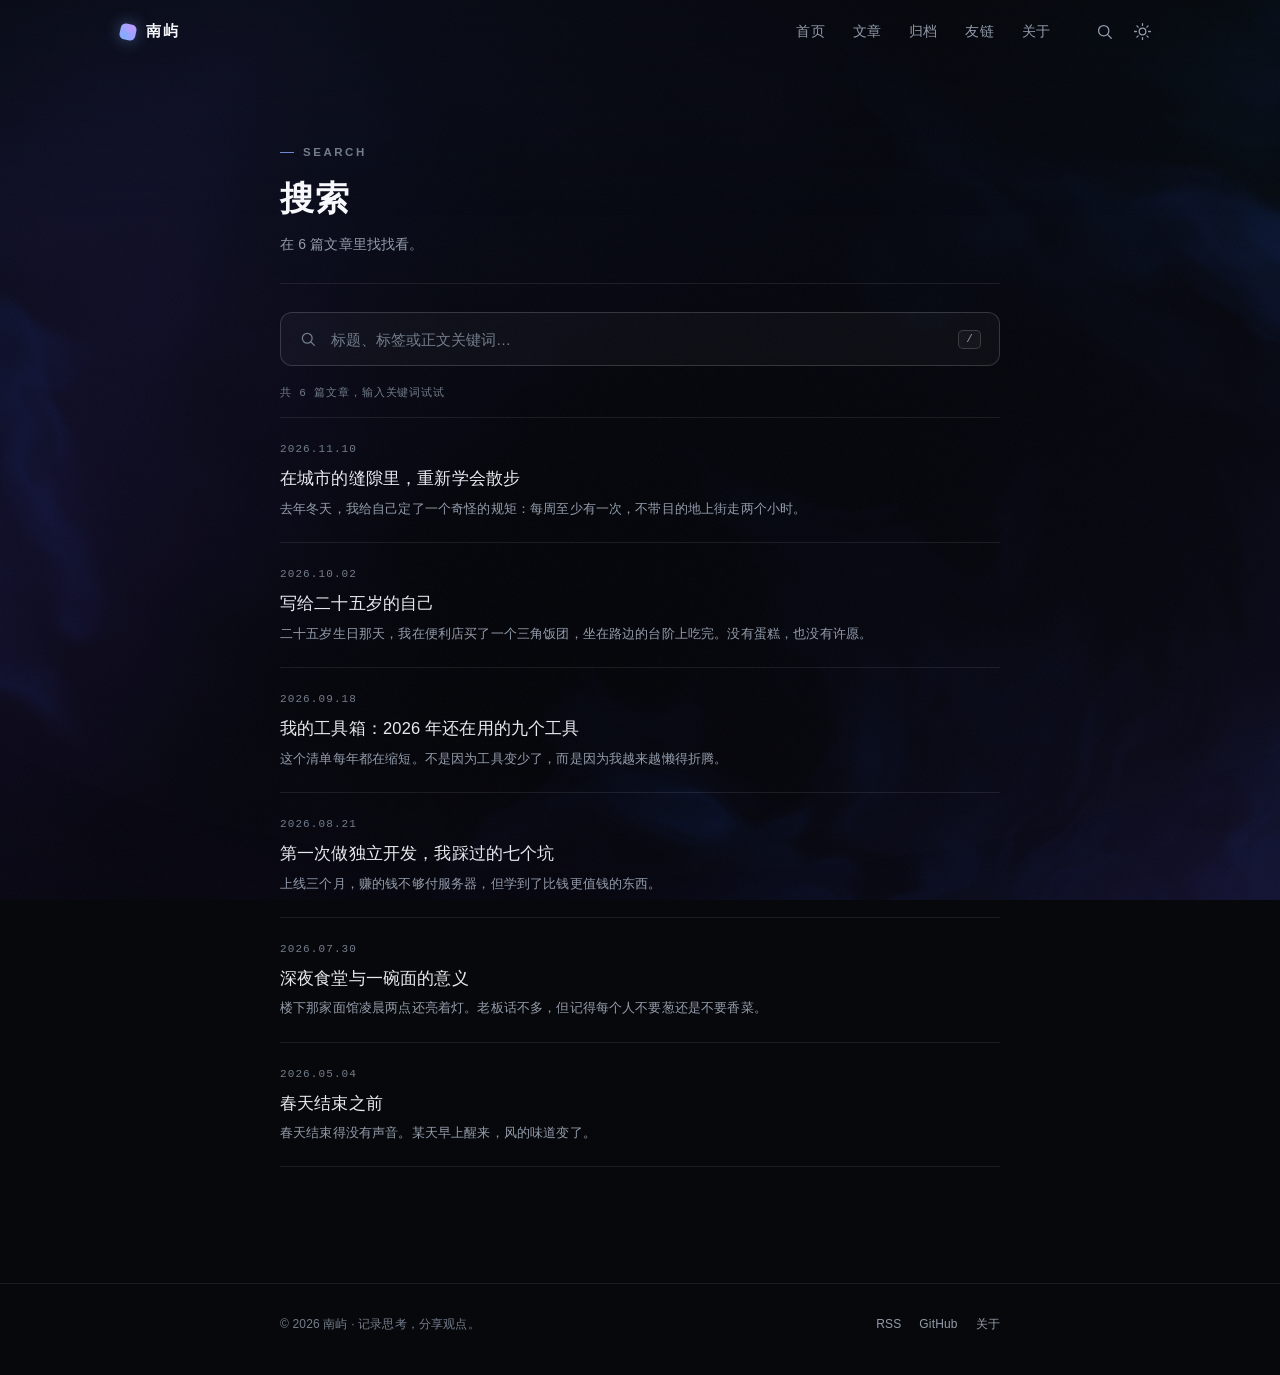
<file: search/index.html>
<!DOCTYPE html>
<html lang="zh-CN" data-theme="dark">
<head>
<meta charset="utf-8">
<script>(function(){try{var t=localStorage.getItem("theme");if(t!=="light"&&t!=="dark")t="dark";document.documentElement.setAttribute("data-theme",t);}catch(e){}})();</script>
<meta name="viewport" content="width=device-width, initial-scale=1">
<title>搜索 · 南屿</title>
<meta name="description" content="搜索站内文章。">
<meta name="author" content="阿南">
<meta name="theme-color" content="#07080b">
<meta property="og:site_name" content="南屿">
<meta property="og:type" content="website">
<meta property="og:title" content="搜索 · 南屿">
<meta property="og:description" content="搜索站内文章。">
<meta property="og:image" content="https://xia0tou.github.io/assets/img/og.png">
<meta property="og:locale" content="zh_CN">
<meta name="twitter:card" content="summary_large_image">
<link rel="icon" href="../assets/img/favicon.svg" type="image/svg+xml">
<link rel="stylesheet" href="../assets/css/style.css">
<link rel="alternate" type="application/rss+xml" title="南屿" href="../rss.xml">
<script src="../assets/js/posts-index.js" defer></script>
</head>
<body data-root="../">
<div id="bg"><canvas id="bg-canvas"></canvas></div>

<header class="site-header" id="site-header">
  <div class="nav-inner">
    <a class="brand" href="../" aria-label="南屿 首页">
      <span class="brand-mark" aria-hidden="true"></span>
      <span>南屿</span>
    </a>
    <nav class="nav-links" aria-label="主导航"><a href="../">首页</a><a href="../blog/">文章</a><a href="../archives/">归档</a><a href="../links/">友链</a><a href="../about/">关于</a></nav>
    <div class="nav-actions">
      <a class="icon-btn" href="../search/" aria-label="搜索（按 / 键）" title="搜索 /">
        <svg viewBox="0 0 24 24" aria-hidden="true"><circle cx="11" cy="11" r="6.5"/><path d="m16 16 4.5 4.5"/></svg>
      </a>
      <button class="icon-btn" id="theme-toggle" type="button" aria-label="切换深浅色">
        <svg class="icon-sun" viewBox="0 0 24 24" aria-hidden="true"><circle cx="12" cy="12" r="4.2"/><path d="M12 2v2.3M12 19.7V22M2 12h2.3M19.7 12H22M4.9 4.9l1.6 1.6M17.5 17.5l1.6 1.6M19.1 4.9l-1.6 1.6M6.5 17.5l-1.6 1.6"/></svg>
        <svg class="icon-moon" viewBox="0 0 24 24" aria-hidden="true"><path d="M20.6 13.4A8.6 8.6 0 1 1 10.6 3.4a7 7 0 0 0 10 10Z"/></svg>
      </button>
      <button class="icon-btn menu-btn" id="menu-btn" type="button" aria-label="打开菜单" aria-expanded="false" aria-controls="mobile-menu">
        <svg viewBox="0 0 24 24" aria-hidden="true"><path d="M4 7h16M4 12h16M4 17h16"/></svg>
      </button>
    </div>
  </div>
</header>
<div class="mobile-menu" id="mobile-menu">
  <nav aria-label="移动端导航"><a href="../">首页<span>01</span></a><a href="../blog/">文章<span>02</span></a><a href="../archives/">归档<span>03</span></a><a href="../links/">友链<span>04</span></a><a href="../about/">关于<span>05</span></a>
    <a href="../search/">搜索<span>06</span></a>
  </nav>
</div>
<div class="menu-backdrop" id="menu-backdrop"></div>
<main class="wrap main">
  <header class="page-head reveal">
    <p class="eyebrow">Search</p>
    <h1>搜索</h1>
    <p class="page-desc">在 6 篇文章里找找看。</p>
  </header>
  <div class="search-box reveal">
    <svg viewBox="0 0 24 24" aria-hidden="true"><circle cx="11" cy="11" r="6.5"/><path d="m16 16 4.5 4.5"/></svg>
    <label class="sr-only" for="search-input">搜索文章</label>
    <input id="search-input" type="search" placeholder="标题、标签或正文关键词…" autocomplete="off" spellcheck="false">
    <kbd>/</kbd>
  </div>
  <p class="search-status" id="search-status" aria-live="polite"></p>
  <div class="search-results post-list" id="search-results"></div>
  <noscript><p class="empty">搜索需要启用 JavaScript。你也可以直接浏览 <a href="../archives/">归档</a>。</p></noscript>
</main>
<footer class="site-footer">
  <div class="wrap footer-inner">
    <p>© <span data-year>2026</span> 南屿 · 记录思考，分享观点。</p>
    <div class="footer-links">
      <a href="../rss.xml">RSS</a>
      <a href="https://github.com/xia0tou" target="_blank" rel="noopener noreferrer">GitHub</a>
      <a href="../about/">关于</a>
    </div>
  </div>
</footer>
<button class="to-top" id="to-top" type="button" aria-label="回到顶部">
  <svg viewBox="0 0 24 24" aria-hidden="true"><path d="M12 19V5M6 11l6-6 6 6"/></svg>
</button>
<script src="../assets/js/shader.js" defer></script>
<script src="../assets/js/main.js" defer></script>
</body>
</html>
</file>
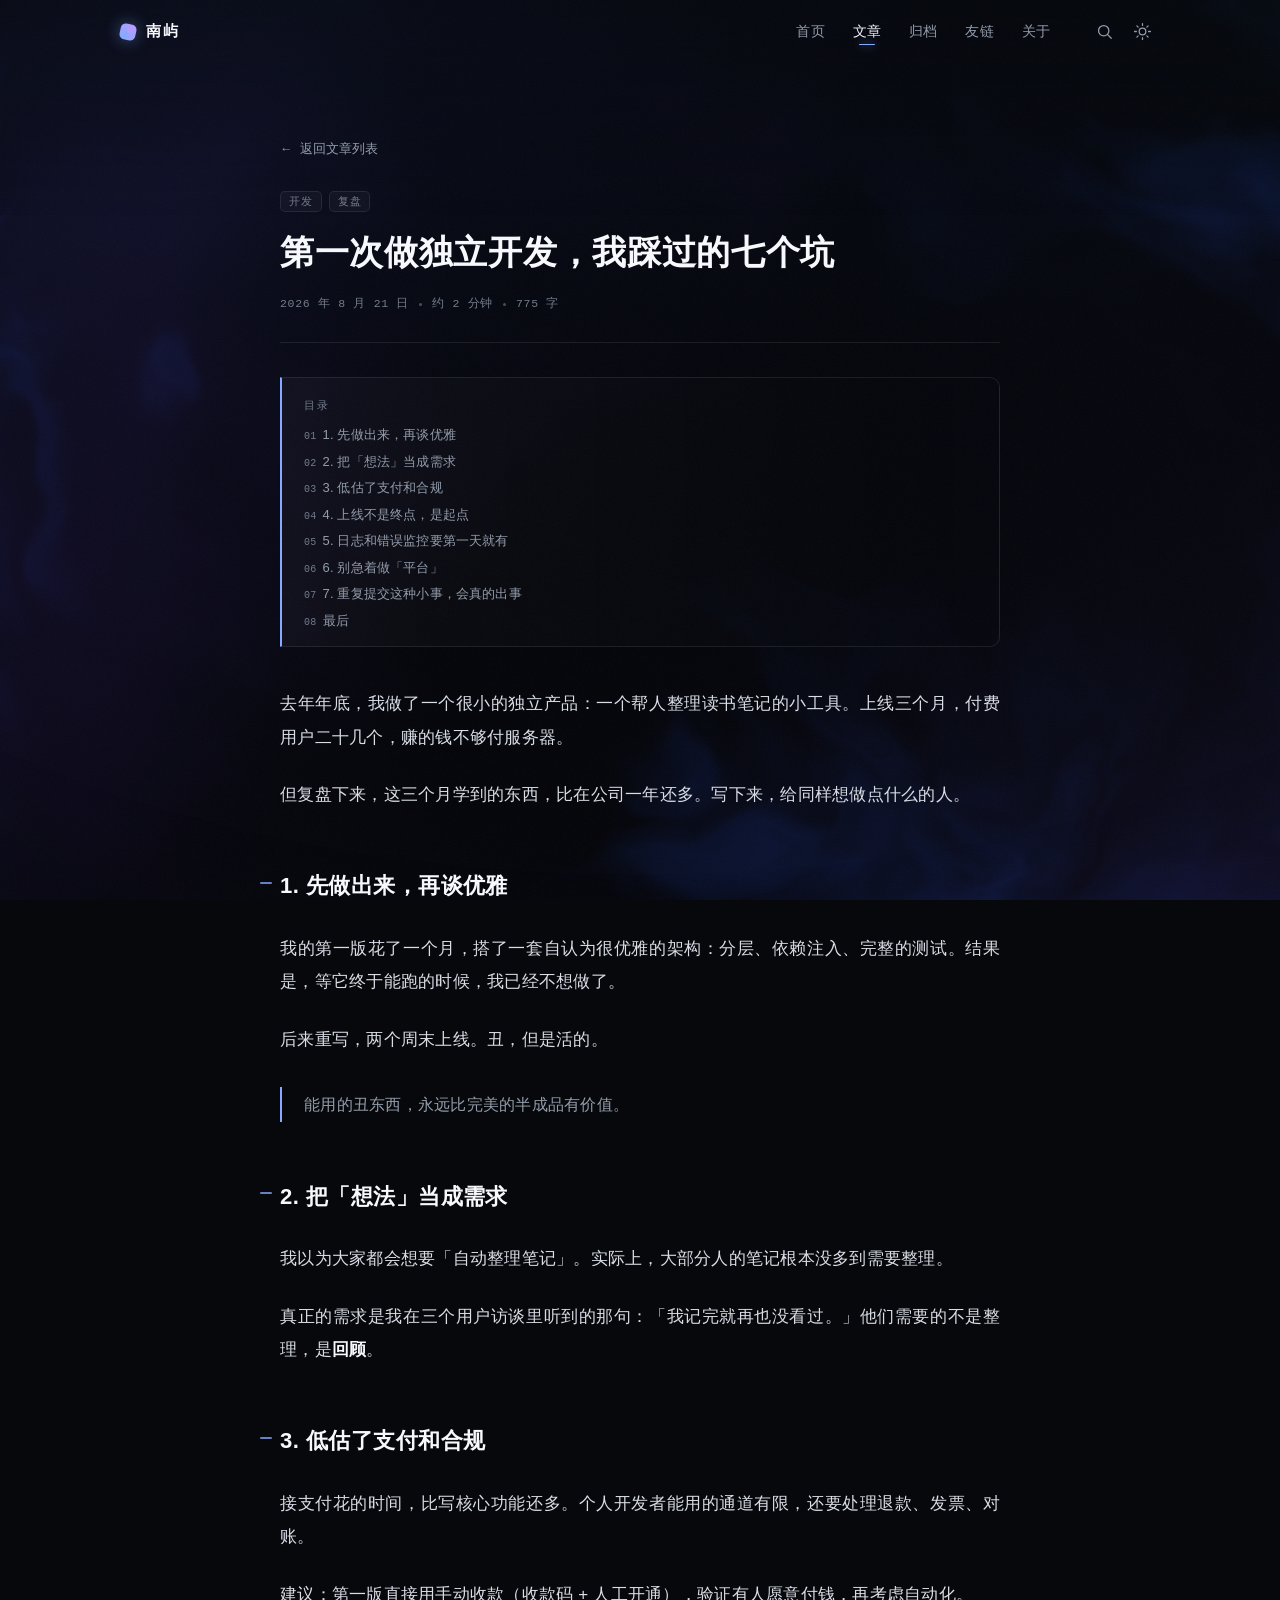
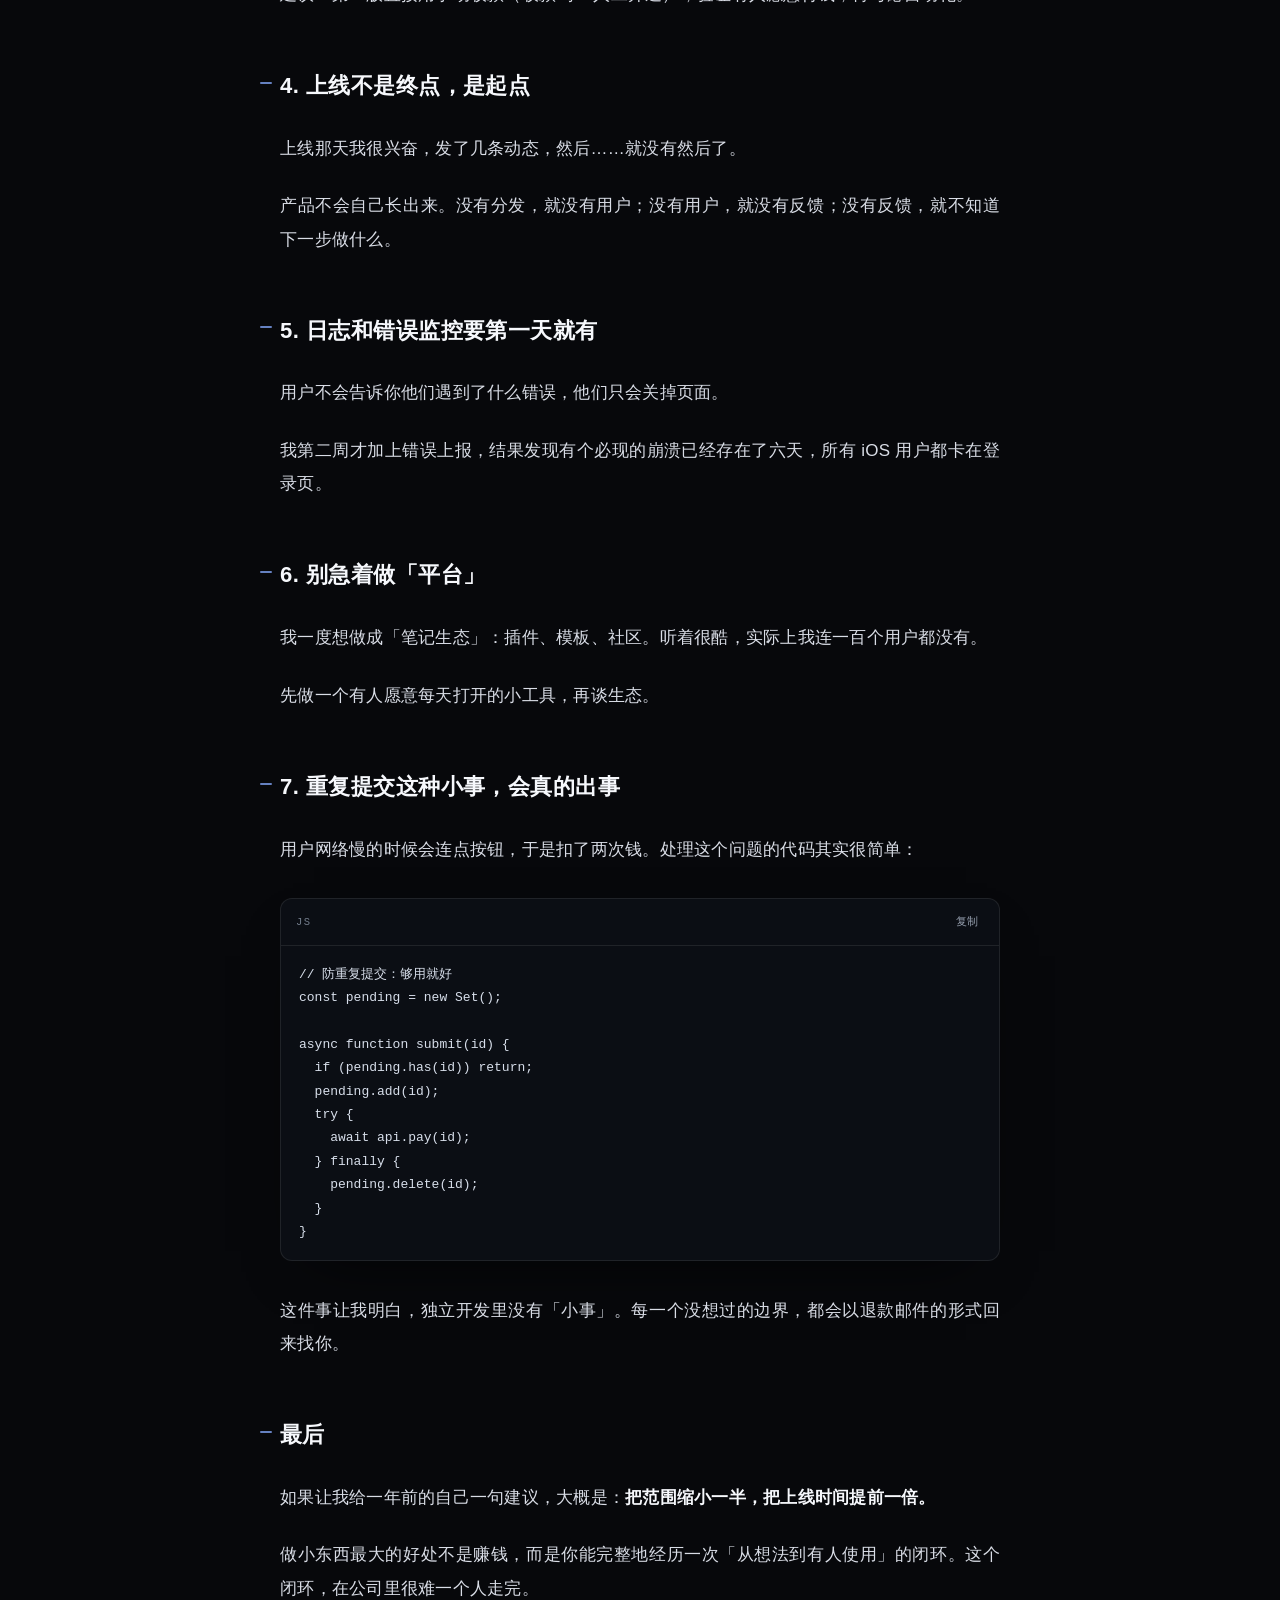
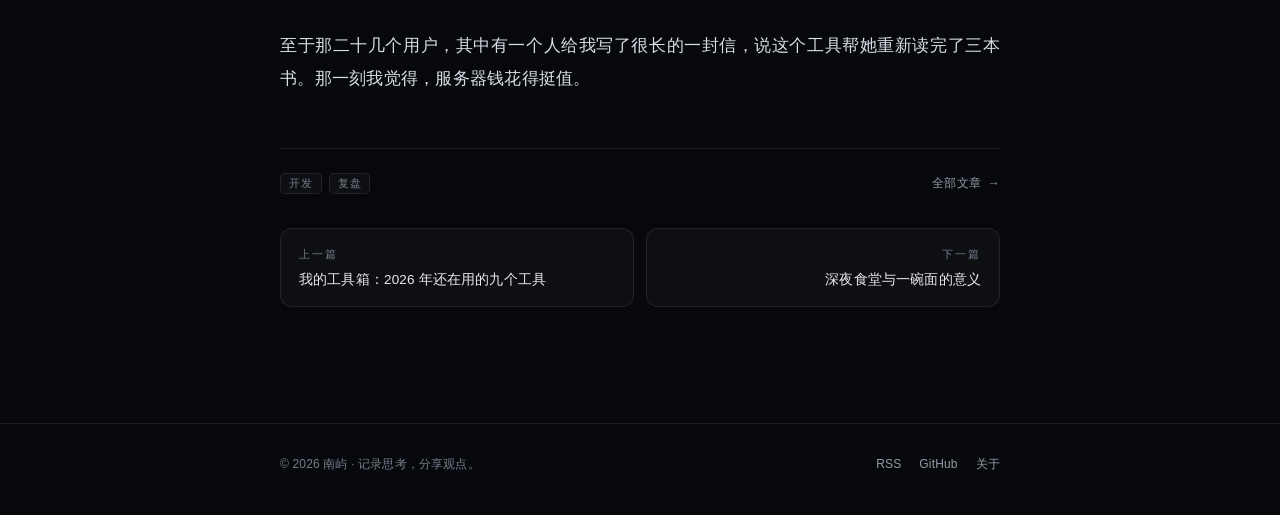
<file: blog/independent-dev-lessons/index.html>
<!DOCTYPE html>
<html lang="zh-CN" data-theme="dark">
<head>
<meta charset="utf-8">
<script>(function(){try{var t=localStorage.getItem("theme");if(t!=="light"&&t!=="dark")t="dark";document.documentElement.setAttribute("data-theme",t);}catch(e){}})();</script>
<meta name="viewport" content="width=device-width, initial-scale=1">
<title>第一次做独立开发，我踩过的七个坑 · 南屿</title>
<meta name="description" content="上线三个月，赚的钱不够付服务器，但学到了比钱更值钱的东西。">
<meta name="author" content="阿南">
<meta name="theme-color" content="#07080b">
<meta property="og:site_name" content="南屿">
<meta property="og:type" content="article">
<meta property="og:title" content="第一次做独立开发，我踩过的七个坑 · 南屿">
<meta property="og:description" content="上线三个月，赚的钱不够付服务器，但学到了比钱更值钱的东西。">
<meta property="og:image" content="https://xia0tou.github.io/assets/img/og.png">
<meta property="og:locale" content="zh_CN">
<meta name="twitter:card" content="summary_large_image">
<link rel="icon" href="../../assets/img/favicon.svg" type="image/svg+xml">
<link rel="stylesheet" href="../../assets/css/style.css">
<link rel="alternate" type="application/rss+xml" title="南屿" href="../../rss.xml">
<meta property="og:url" content="https://xia0tou.github.io/blog/independent-dev-lessons/">
<meta property="article:published_time" content="2026-08-21">
<meta property="article:tag" content="开发, 复盘">
</head>
<body data-root="../../" class="article-page">
<div id="bg"><canvas id="bg-canvas"></canvas></div>
<div class="progress" id="progress"></div>
<header class="site-header" id="site-header">
  <div class="nav-inner">
    <a class="brand" href="../../" aria-label="南屿 首页">
      <span class="brand-mark" aria-hidden="true"></span>
      <span>南屿</span>
    </a>
    <nav class="nav-links" aria-label="主导航"><a href="../../">首页</a><a href="../../blog/" aria-current="page">文章</a><a href="../../archives/">归档</a><a href="../../links/">友链</a><a href="../../about/">关于</a></nav>
    <div class="nav-actions">
      <a class="icon-btn" href="../../search/" aria-label="搜索（按 / 键）" title="搜索 /">
        <svg viewBox="0 0 24 24" aria-hidden="true"><circle cx="11" cy="11" r="6.5"/><path d="m16 16 4.5 4.5"/></svg>
      </a>
      <button class="icon-btn" id="theme-toggle" type="button" aria-label="切换深浅色">
        <svg class="icon-sun" viewBox="0 0 24 24" aria-hidden="true"><circle cx="12" cy="12" r="4.2"/><path d="M12 2v2.3M12 19.7V22M2 12h2.3M19.7 12H22M4.9 4.9l1.6 1.6M17.5 17.5l1.6 1.6M19.1 4.9l-1.6 1.6M6.5 17.5l-1.6 1.6"/></svg>
        <svg class="icon-moon" viewBox="0 0 24 24" aria-hidden="true"><path d="M20.6 13.4A8.6 8.6 0 1 1 10.6 3.4a7 7 0 0 0 10 10Z"/></svg>
      </button>
      <button class="icon-btn menu-btn" id="menu-btn" type="button" aria-label="打开菜单" aria-expanded="false" aria-controls="mobile-menu">
        <svg viewBox="0 0 24 24" aria-hidden="true"><path d="M4 7h16M4 12h16M4 17h16"/></svg>
      </button>
    </div>
  </div>
</header>
<div class="mobile-menu" id="mobile-menu">
  <nav aria-label="移动端导航"><a href="../../">首页<span>01</span></a><a href="../../blog/" aria-current="page">文章<span>02</span></a><a href="../../archives/">归档<span>03</span></a><a href="../../links/">友链<span>04</span></a><a href="../../about/">关于<span>05</span></a>
    <a href="../../search/">搜索<span>06</span></a>
  </nav>
</div>
<div class="menu-backdrop" id="menu-backdrop"></div>
<main class="wrap main article">
  <a class="back" href="../"><span aria-hidden="true">←</span> 返回文章列表</a>
  <header class="article-head">
    <div class="tags"><span class="tag">开发</span><span class="tag">复盘</span></div>
    <h1>第一次做独立开发，我踩过的七个坑</h1>
    <div class="article-meta">
      <time datetime="2026-08-21">2026 年 8 月 21 日</time>
      <span class="dot"></span>
      <span>约 2 分钟</span>
      <span class="dot"></span>
      <span>775 字</span>
    </div>
  </header>
  <nav class="toc" id="toc" hidden aria-label="文章目录"><p class="toc-title">目录</p></nav>
  <article class="prose" id="article">
<p>去年年底，我做了一个很小的独立产品：一个帮人整理读书笔记的小工具。上线三个月，付费用户二十几个，赚的钱不够付服务器。</p>
<p>但复盘下来，这三个月学到的东西，比在公司一年还多。写下来，给同样想做点什么的人。</p>
<h2 id="h-1">1. 先做出来，再谈优雅</h2>
<p>我的第一版花了一个月，搭了一套自认为很优雅的架构：分层、依赖注入、完整的测试。结果是，等它终于能跑的时候，我已经不想做了。</p>
<p>后来重写，两个周末上线。丑，但是活的。</p>
<blockquote><p>能用的丑东西，永远比完美的半成品有价值。</p></blockquote>
<h2 id="h-2">2. 把「想法」当成需求</h2>
<p>我以为大家都会想要「自动整理笔记」。实际上，大部分人的笔记根本没多到需要整理。</p>
<p>真正的需求是我在三个用户访谈里听到的那句：「我记完就再也没看过。」他们需要的不是整理，是<strong>回顾</strong>。</p>
<h2 id="h-3">3. 低估了支付和合规</h2>
<p>接支付花的时间，比写核心功能还多。个人开发者能用的通道有限，还要处理退款、发票、对账。</p>
<p>建议：第一版直接用手动收款（收款码 + 人工开通），验证有人愿意付钱，再考虑自动化。</p>
<h2 id="h-4">4. 上线不是终点，是起点</h2>
<p>上线那天我很兴奋，发了几条动态，然后……就没有然后了。</p>
<p>产品不会自己长出来。没有分发，就没有用户；没有用户，就没有反馈；没有反馈，就不知道下一步做什么。</p>
<h2 id="h-5">5. 日志和错误监控要第一天就有</h2>
<p>用户不会告诉你他们遇到了什么错误，他们只会关掉页面。</p>
<p>我第二周才加上错误上报，结果发现有个必现的崩溃已经存在了六天，所有 iOS 用户都卡在登录页。</p>
<h2 id="h-6">6. 别急着做「平台」</h2>
<p>我一度想做成「笔记生态」：插件、模板、社区。听着很酷，实际上我连一百个用户都没有。</p>
<p>先做一个有人愿意每天打开的小工具，再谈生态。</p>
<h2 id="h-7">7. 重复提交这种小事，会真的出事</h2>
<p>用户网络慢的时候会连点按钮，于是扣了两次钱。处理这个问题的代码其实很简单：</p>
<div class="code-block" data-lang="js"><div class="code-head"><span>js</span><button class="copy" type="button" aria-label="复制代码">复制</button></div><pre><code>// 防重复提交：够用就好
const pending = new Set();

async function submit(id) {
  if (pending.has(id)) return;
  pending.add(id);
  try {
    await api.pay(id);
  } finally {
    pending.delete(id);
  }
}</code></pre></div>
<p>这件事让我明白，独立开发里没有「小事」。每一个没想过的边界，都会以退款邮件的形式回来找你。</p>
<h2 id="h-8">最后</h2>
<p>如果让我给一年前的自己一句建议，大概是：<strong>把范围缩小一半，把上线时间提前一倍。</strong></p>
<p>做小东西最大的好处不是赚钱，而是你能完整地经历一次「从想法到有人使用」的闭环。这个闭环，在公司里很难一个人走完。</p>
<p>至于那二十几个用户，其中有一个人给我写了很长的一封信，说这个工具帮她重新读完了三本书。那一刻我觉得，服务器钱花得挺值。</p>
  </article>
  <div class="article-foot">
    <div class="tags"><span class="tag">开发</span><span class="tag">复盘</span></div>
    <a class="share" href="../">全部文章 <span aria-hidden="true">→</span></a>
  </div>
  <nav class="post-nav" aria-label="上下篇"><a class="prev" href="../my-toolbox-2026/"><span class="label">上一篇</span><span class="title">我的工具箱：2026 年还在用的九个工具</span></a><a class="next" href="../night-noodles/"><span class="label">下一篇</span><span class="title">深夜食堂与一碗面的意义</span></a></nav>
</main>
<footer class="site-footer">
  <div class="wrap footer-inner">
    <p>© <span data-year>2026</span> 南屿 · 记录思考，分享观点。</p>
    <div class="footer-links">
      <a href="../../rss.xml">RSS</a>
      <a href="https://github.com/xia0tou" target="_blank" rel="noopener noreferrer">GitHub</a>
      <a href="../../about/">关于</a>
    </div>
  </div>
</footer>
<button class="to-top" id="to-top" type="button" aria-label="回到顶部">
  <svg viewBox="0 0 24 24" aria-hidden="true"><path d="M12 19V5M6 11l6-6 6 6"/></svg>
</button>
<script src="../../assets/js/shader.js" defer></script>
<script src="../../assets/js/main.js" defer></script>
</body>
</html>
</file>
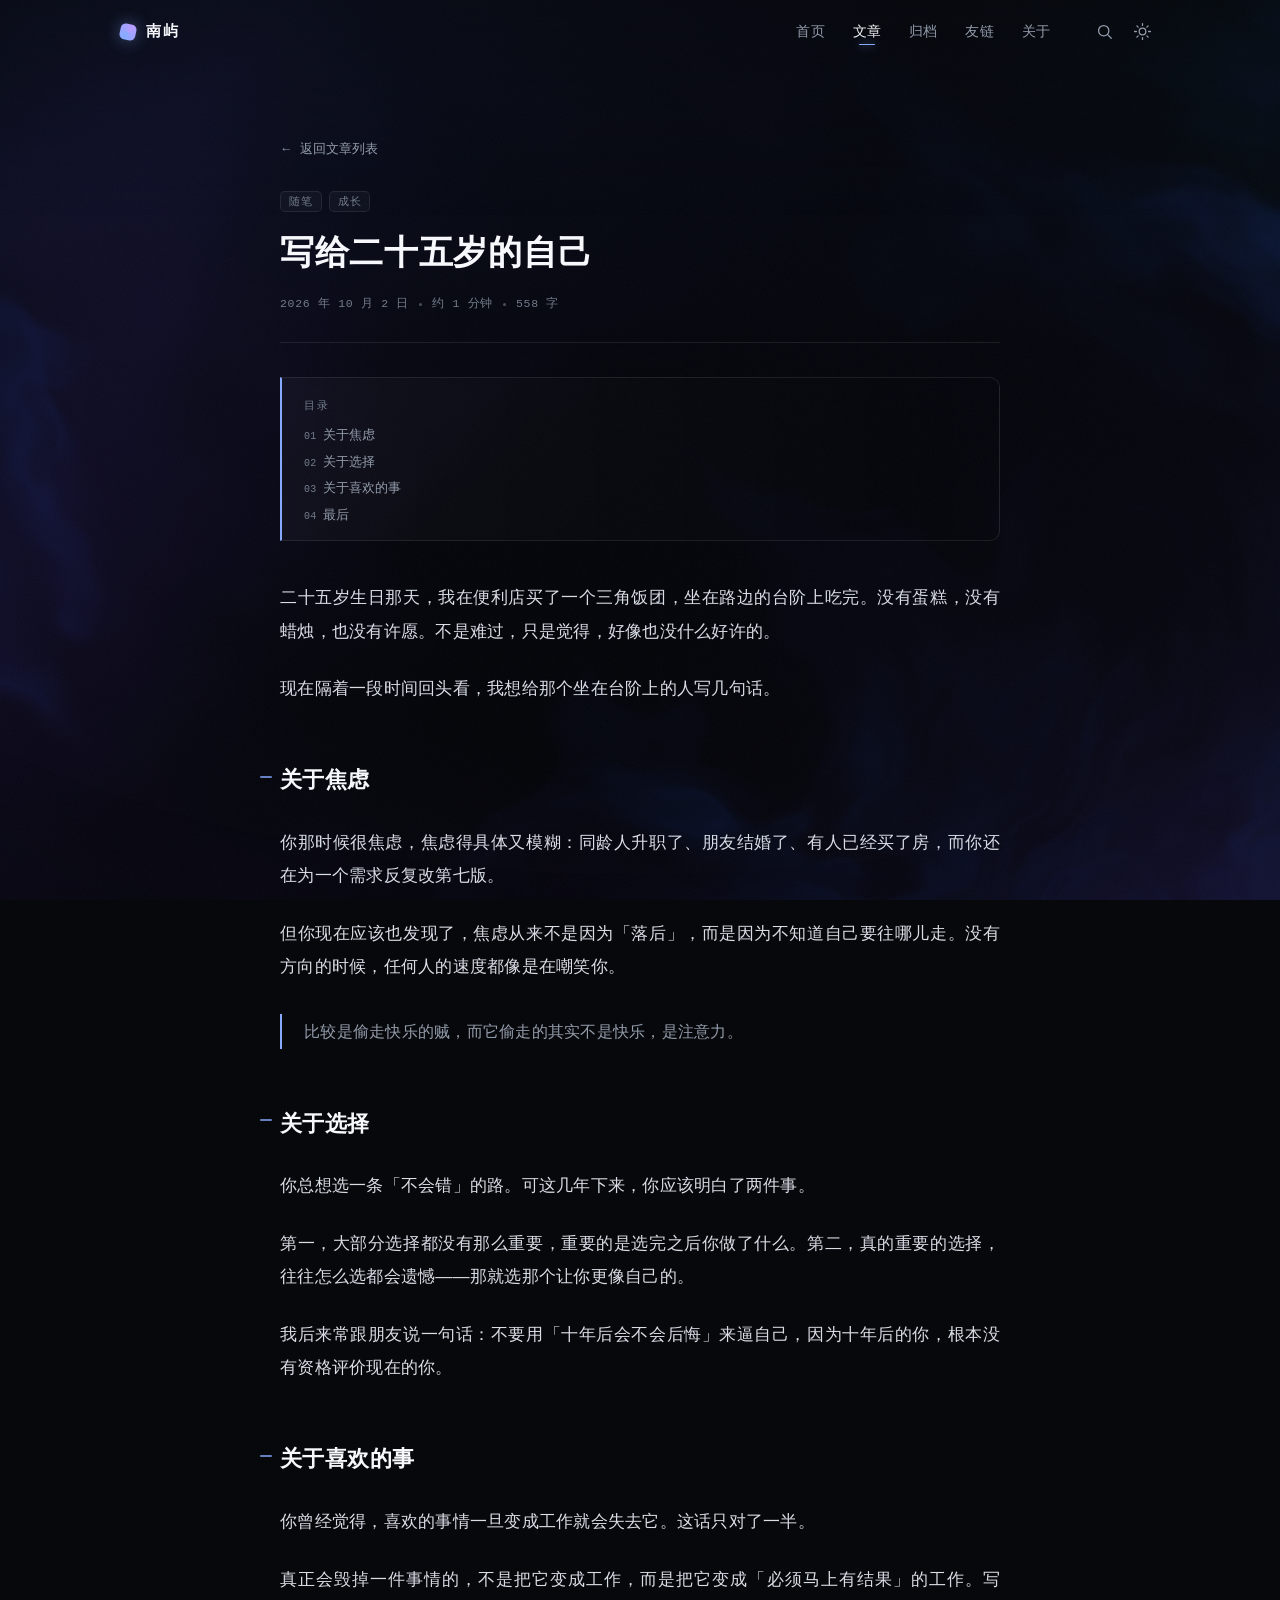
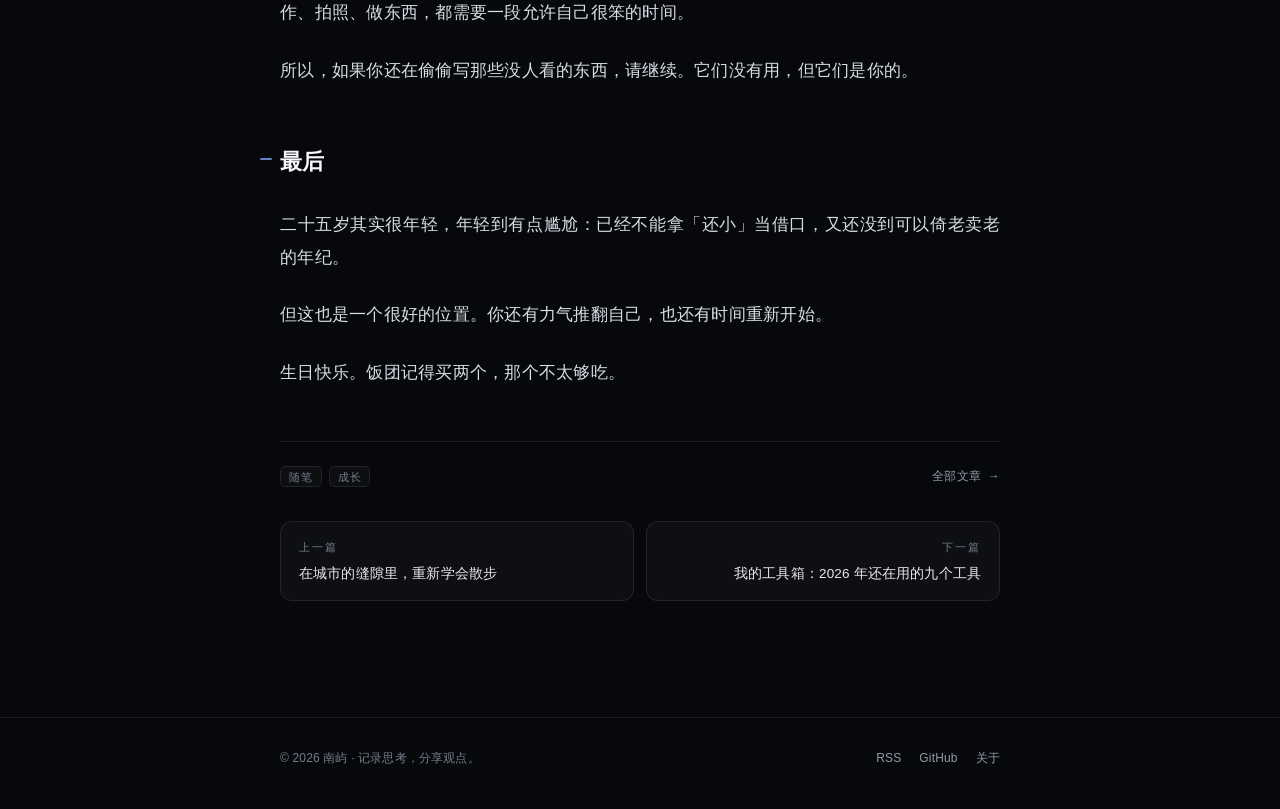
<file: blog/letter-to-25/index.html>
<!DOCTYPE html>
<html lang="zh-CN" data-theme="dark">
<head>
<meta charset="utf-8">
<script>(function(){try{var t=localStorage.getItem("theme");if(t!=="light"&&t!=="dark")t="dark";document.documentElement.setAttribute("data-theme",t);}catch(e){}})();</script>
<meta name="viewport" content="width=device-width, initial-scale=1">
<title>写给二十五岁的自己 · 南屿</title>
<meta name="description" content="二十五岁生日那天，我在便利店买了一个三角饭团，坐在路边的台阶上吃完。没有蛋糕，也没有许愿。">
<meta name="author" content="阿南">
<meta name="theme-color" content="#07080b">
<meta property="og:site_name" content="南屿">
<meta property="og:type" content="article">
<meta property="og:title" content="写给二十五岁的自己 · 南屿">
<meta property="og:description" content="二十五岁生日那天，我在便利店买了一个三角饭团，坐在路边的台阶上吃完。没有蛋糕，也没有许愿。">
<meta property="og:image" content="https://xia0tou.github.io/assets/img/og.png">
<meta property="og:locale" content="zh_CN">
<meta name="twitter:card" content="summary_large_image">
<link rel="icon" href="../../assets/img/favicon.svg" type="image/svg+xml">
<link rel="stylesheet" href="../../assets/css/style.css">
<link rel="alternate" type="application/rss+xml" title="南屿" href="../../rss.xml">
<meta property="og:url" content="https://xia0tou.github.io/blog/letter-to-25/">
<meta property="article:published_time" content="2026-10-02">
<meta property="article:tag" content="随笔, 成长">
</head>
<body data-root="../../" class="article-page">
<div id="bg"><canvas id="bg-canvas"></canvas></div>
<div class="progress" id="progress"></div>
<header class="site-header" id="site-header">
  <div class="nav-inner">
    <a class="brand" href="../../" aria-label="南屿 首页">
      <span class="brand-mark" aria-hidden="true"></span>
      <span>南屿</span>
    </a>
    <nav class="nav-links" aria-label="主导航"><a href="../../">首页</a><a href="../../blog/" aria-current="page">文章</a><a href="../../archives/">归档</a><a href="../../links/">友链</a><a href="../../about/">关于</a></nav>
    <div class="nav-actions">
      <a class="icon-btn" href="../../search/" aria-label="搜索（按 / 键）" title="搜索 /">
        <svg viewBox="0 0 24 24" aria-hidden="true"><circle cx="11" cy="11" r="6.5"/><path d="m16 16 4.5 4.5"/></svg>
      </a>
      <button class="icon-btn" id="theme-toggle" type="button" aria-label="切换深浅色">
        <svg class="icon-sun" viewBox="0 0 24 24" aria-hidden="true"><circle cx="12" cy="12" r="4.2"/><path d="M12 2v2.3M12 19.7V22M2 12h2.3M19.7 12H22M4.9 4.9l1.6 1.6M17.5 17.5l1.6 1.6M19.1 4.9l-1.6 1.6M6.5 17.5l-1.6 1.6"/></svg>
        <svg class="icon-moon" viewBox="0 0 24 24" aria-hidden="true"><path d="M20.6 13.4A8.6 8.6 0 1 1 10.6 3.4a7 7 0 0 0 10 10Z"/></svg>
      </button>
      <button class="icon-btn menu-btn" id="menu-btn" type="button" aria-label="打开菜单" aria-expanded="false" aria-controls="mobile-menu">
        <svg viewBox="0 0 24 24" aria-hidden="true"><path d="M4 7h16M4 12h16M4 17h16"/></svg>
      </button>
    </div>
  </div>
</header>
<div class="mobile-menu" id="mobile-menu">
  <nav aria-label="移动端导航"><a href="../../">首页<span>01</span></a><a href="../../blog/" aria-current="page">文章<span>02</span></a><a href="../../archives/">归档<span>03</span></a><a href="../../links/">友链<span>04</span></a><a href="../../about/">关于<span>05</span></a>
    <a href="../../search/">搜索<span>06</span></a>
  </nav>
</div>
<div class="menu-backdrop" id="menu-backdrop"></div>
<main class="wrap main article">
  <a class="back" href="../"><span aria-hidden="true">←</span> 返回文章列表</a>
  <header class="article-head">
    <div class="tags"><span class="tag">随笔</span><span class="tag">成长</span></div>
    <h1>写给二十五岁的自己</h1>
    <div class="article-meta">
      <time datetime="2026-10-02">2026 年 10 月 2 日</time>
      <span class="dot"></span>
      <span>约 1 分钟</span>
      <span class="dot"></span>
      <span>558 字</span>
    </div>
  </header>
  <nav class="toc" id="toc" hidden aria-label="文章目录"><p class="toc-title">目录</p></nav>
  <article class="prose" id="article">
<p>二十五岁生日那天，我在便利店买了一个三角饭团，坐在路边的台阶上吃完。没有蛋糕，没有蜡烛，也没有许愿。不是难过，只是觉得，好像也没什么好许的。</p>
<p>现在隔着一段时间回头看，我想给那个坐在台阶上的人写几句话。</p>
<h2 id="h-1">关于焦虑</h2>
<p>你那时候很焦虑，焦虑得具体又模糊：同龄人升职了、朋友结婚了、有人已经买了房，而你还在为一个需求反复改第七版。</p>
<p>但你现在应该也发现了，焦虑从来不是因为「落后」，而是因为不知道自己要往哪儿走。没有方向的时候，任何人的速度都像是在嘲笑你。</p>
<blockquote><p>比较是偷走快乐的贼，而它偷走的其实不是快乐，是注意力。</p></blockquote>
<h2 id="h-2">关于选择</h2>
<p>你总想选一条「不会错」的路。可这几年下来，你应该明白了两件事。</p>
<p>第一，大部分选择都没有那么重要，重要的是选完之后你做了什么。第二，真的重要的选择，往往怎么选都会遗憾——那就选那个让你更像自己的。</p>
<p>我后来常跟朋友说一句话：不要用「十年后会不会后悔」来逼自己，因为十年后的你，根本没有资格评价现在的你。</p>
<h2 id="h-3">关于喜欢的事</h2>
<p>你曾经觉得，喜欢的事情一旦变成工作就会失去它。这话只对了一半。</p>
<p>真正会毁掉一件事情的，不是把它变成工作，而是把它变成「必须马上有结果」的工作。写作、拍照、做东西，都需要一段允许自己很笨的时间。</p>
<p>所以，如果你还在偷偷写那些没人看的东西，请继续。它们没有用，但它们是你的。</p>
<h2 id="h-4">最后</h2>
<p>二十五岁其实很年轻，年轻到有点尴尬：已经不能拿「还小」当借口，又还没到可以倚老卖老的年纪。</p>
<p>但这也是一个很好的位置。你还有力气推翻自己，也还有时间重新开始。</p>
<p>生日快乐。饭团记得买两个，那个不太够吃。</p>
  </article>
  <div class="article-foot">
    <div class="tags"><span class="tag">随笔</span><span class="tag">成长</span></div>
    <a class="share" href="../">全部文章 <span aria-hidden="true">→</span></a>
  </div>
  <nav class="post-nav" aria-label="上下篇"><a class="prev" href="../walk-in-the-city/"><span class="label">上一篇</span><span class="title">在城市的缝隙里，重新学会散步</span></a><a class="next" href="../my-toolbox-2026/"><span class="label">下一篇</span><span class="title">我的工具箱：2026 年还在用的九个工具</span></a></nav>
</main>
<footer class="site-footer">
  <div class="wrap footer-inner">
    <p>© <span data-year>2026</span> 南屿 · 记录思考，分享观点。</p>
    <div class="footer-links">
      <a href="../../rss.xml">RSS</a>
      <a href="https://github.com/xia0tou" target="_blank" rel="noopener noreferrer">GitHub</a>
      <a href="../../about/">关于</a>
    </div>
  </div>
</footer>
<button class="to-top" id="to-top" type="button" aria-label="回到顶部">
  <svg viewBox="0 0 24 24" aria-hidden="true"><path d="M12 19V5M6 11l6-6 6 6"/></svg>
</button>
<script src="../../assets/js/shader.js" defer></script>
<script src="../../assets/js/main.js" defer></script>
</body>
</html>
</file>
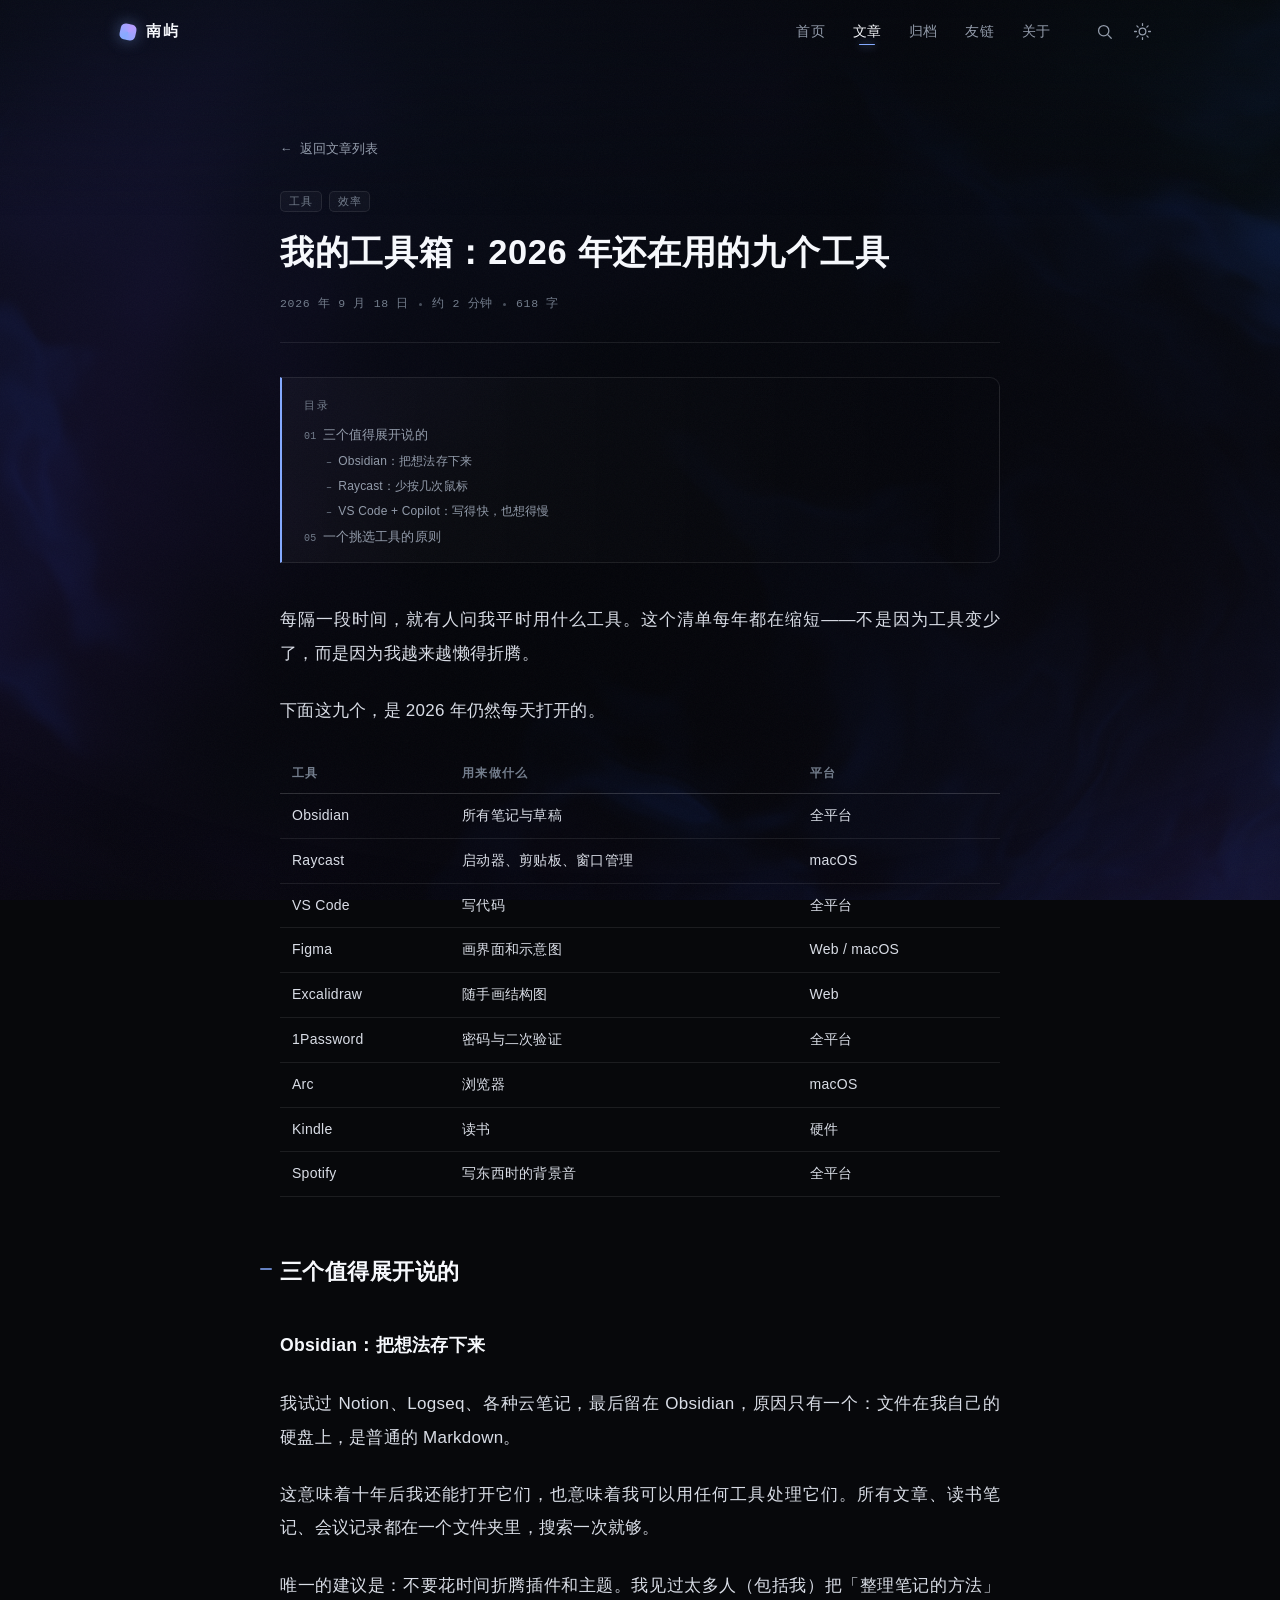
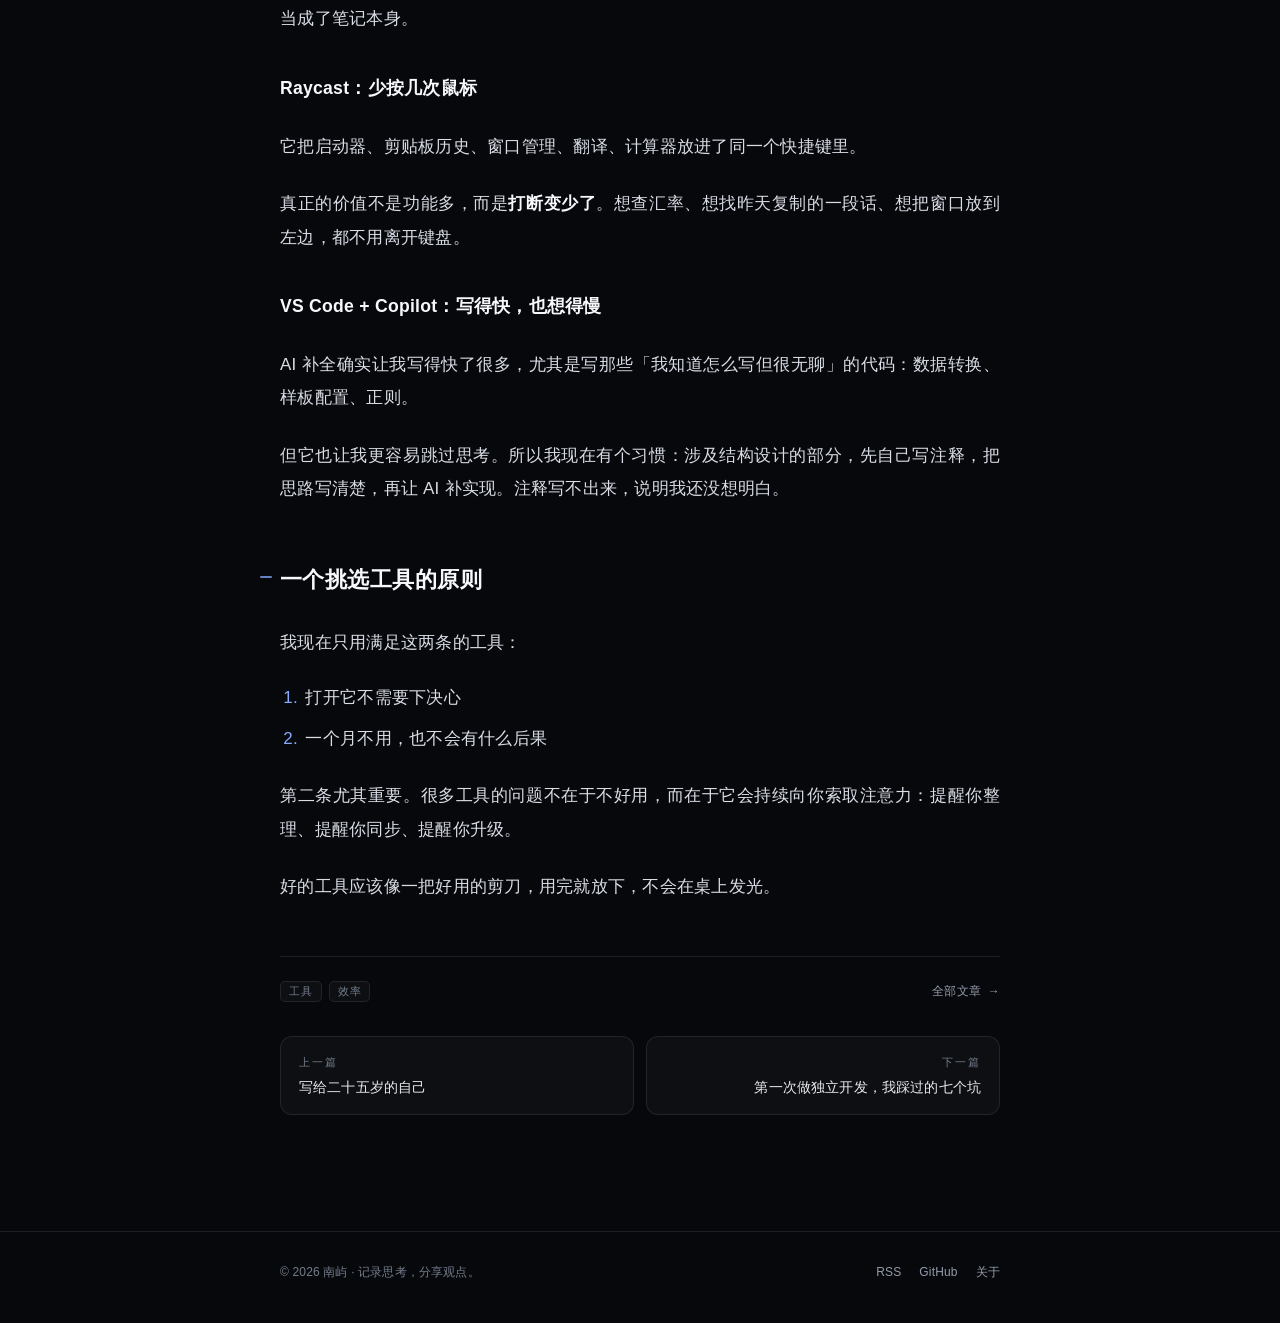
<file: blog/my-toolbox-2026/index.html>
<!DOCTYPE html>
<html lang="zh-CN" data-theme="dark">
<head>
<meta charset="utf-8">
<script>(function(){try{var t=localStorage.getItem("theme");if(t!=="light"&&t!=="dark")t="dark";document.documentElement.setAttribute("data-theme",t);}catch(e){}})();</script>
<meta name="viewport" content="width=device-width, initial-scale=1">
<title>我的工具箱：2026 年还在用的九个工具 · 南屿</title>
<meta name="description" content="这个清单每年都在缩短。不是因为工具变少了，而是因为我越来越懒得折腾。">
<meta name="author" content="阿南">
<meta name="theme-color" content="#07080b">
<meta property="og:site_name" content="南屿">
<meta property="og:type" content="article">
<meta property="og:title" content="我的工具箱：2026 年还在用的九个工具 · 南屿">
<meta property="og:description" content="这个清单每年都在缩短。不是因为工具变少了，而是因为我越来越懒得折腾。">
<meta property="og:image" content="https://xia0tou.github.io/assets/img/og.png">
<meta property="og:locale" content="zh_CN">
<meta name="twitter:card" content="summary_large_image">
<link rel="icon" href="../../assets/img/favicon.svg" type="image/svg+xml">
<link rel="stylesheet" href="../../assets/css/style.css">
<link rel="alternate" type="application/rss+xml" title="南屿" href="../../rss.xml">
<meta property="og:url" content="https://xia0tou.github.io/blog/my-toolbox-2026/">
<meta property="article:published_time" content="2026-09-18">
<meta property="article:tag" content="工具, 效率">
</head>
<body data-root="../../" class="article-page">
<div id="bg"><canvas id="bg-canvas"></canvas></div>
<div class="progress" id="progress"></div>
<header class="site-header" id="site-header">
  <div class="nav-inner">
    <a class="brand" href="../../" aria-label="南屿 首页">
      <span class="brand-mark" aria-hidden="true"></span>
      <span>南屿</span>
    </a>
    <nav class="nav-links" aria-label="主导航"><a href="../../">首页</a><a href="../../blog/" aria-current="page">文章</a><a href="../../archives/">归档</a><a href="../../links/">友链</a><a href="../../about/">关于</a></nav>
    <div class="nav-actions">
      <a class="icon-btn" href="../../search/" aria-label="搜索（按 / 键）" title="搜索 /">
        <svg viewBox="0 0 24 24" aria-hidden="true"><circle cx="11" cy="11" r="6.5"/><path d="m16 16 4.5 4.5"/></svg>
      </a>
      <button class="icon-btn" id="theme-toggle" type="button" aria-label="切换深浅色">
        <svg class="icon-sun" viewBox="0 0 24 24" aria-hidden="true"><circle cx="12" cy="12" r="4.2"/><path d="M12 2v2.3M12 19.7V22M2 12h2.3M19.7 12H22M4.9 4.9l1.6 1.6M17.5 17.5l1.6 1.6M19.1 4.9l-1.6 1.6M6.5 17.5l-1.6 1.6"/></svg>
        <svg class="icon-moon" viewBox="0 0 24 24" aria-hidden="true"><path d="M20.6 13.4A8.6 8.6 0 1 1 10.6 3.4a7 7 0 0 0 10 10Z"/></svg>
      </button>
      <button class="icon-btn menu-btn" id="menu-btn" type="button" aria-label="打开菜单" aria-expanded="false" aria-controls="mobile-menu">
        <svg viewBox="0 0 24 24" aria-hidden="true"><path d="M4 7h16M4 12h16M4 17h16"/></svg>
      </button>
    </div>
  </div>
</header>
<div class="mobile-menu" id="mobile-menu">
  <nav aria-label="移动端导航"><a href="../../">首页<span>01</span></a><a href="../../blog/" aria-current="page">文章<span>02</span></a><a href="../../archives/">归档<span>03</span></a><a href="../../links/">友链<span>04</span></a><a href="../../about/">关于<span>05</span></a>
    <a href="../../search/">搜索<span>06</span></a>
  </nav>
</div>
<div class="menu-backdrop" id="menu-backdrop"></div>
<main class="wrap main article">
  <a class="back" href="../"><span aria-hidden="true">←</span> 返回文章列表</a>
  <header class="article-head">
    <div class="tags"><span class="tag">工具</span><span class="tag">效率</span></div>
    <h1>我的工具箱：2026 年还在用的九个工具</h1>
    <div class="article-meta">
      <time datetime="2026-09-18">2026 年 9 月 18 日</time>
      <span class="dot"></span>
      <span>约 2 分钟</span>
      <span class="dot"></span>
      <span>618 字</span>
    </div>
  </header>
  <nav class="toc" id="toc" hidden aria-label="文章目录"><p class="toc-title">目录</p></nav>
  <article class="prose" id="article">
<p>每隔一段时间，就有人问我平时用什么工具。这个清单每年都在缩短——不是因为工具变少了，而是因为我越来越懒得折腾。</p>
<p>下面这九个，是 2026 年仍然每天打开的。</p>
<table><thead><tr><th>工具</th><th>用来做什么</th><th>平台</th></tr></thead><tbody><tr><td>Obsidian</td><td>所有笔记与草稿</td><td>全平台</td></tr><tr><td>Raycast</td><td>启动器、剪贴板、窗口管理</td><td>macOS</td></tr><tr><td>VS Code</td><td>写代码</td><td>全平台</td></tr><tr><td>Figma</td><td>画界面和示意图</td><td>Web / macOS</td></tr><tr><td>Excalidraw</td><td>随手画结构图</td><td>Web</td></tr><tr><td>1Password</td><td>密码与二次验证</td><td>全平台</td></tr><tr><td>Arc</td><td>浏览器</td><td>macOS</td></tr><tr><td>Kindle</td><td>读书</td><td>硬件</td></tr><tr><td>Spotify</td><td>写东西时的背景音</td><td>全平台</td></tr></tbody></table>
<h2 id="h-1">三个值得展开说的</h2>
<h3 id="h-2">Obsidian：把想法存下来</h3>
<p>我试过 Notion、Logseq、各种云笔记，最后留在 Obsidian，原因只有一个：文件在我自己的硬盘上，是普通的 Markdown。</p>
<p>这意味着十年后我还能打开它们，也意味着我可以用任何工具处理它们。所有文章、读书笔记、会议记录都在一个文件夹里，搜索一次就够。</p>
<p>唯一的建议是：不要花时间折腾插件和主题。我见过太多人（包括我）把「整理笔记的方法」当成了笔记本身。</p>
<h3 id="h-3">Raycast：少按几次鼠标</h3>
<p>它把启动器、剪贴板历史、窗口管理、翻译、计算器放进了同一个快捷键里。</p>
<p>真正的价值不是功能多，而是<strong>打断变少了</strong>。想查汇率、想找昨天复制的一段话、想把窗口放到左边，都不用离开键盘。</p>
<h3 id="h-4">VS Code + Copilot：写得快，也想得慢</h3>
<p> AI 补全确实让我写得快了很多，尤其是写那些「我知道怎么写但很无聊」的代码：数据转换、样板配置、正则。</p>
<p>但它也让我更容易跳过思考。所以我现在有个习惯：涉及结构设计的部分，先自己写注释，把思路写清楚，再让 AI 补实现。注释写不出来，说明我还没想明白。</p>
<h2 id="h-5">一个挑选工具的原则</h2>
<p>我现在只用满足这两条的工具：</p>
<ol><li>打开它不需要下决心</li><li>一个月不用，也不会有什么后果</li></ol>
<p>第二条尤其重要。很多工具的问题不在于不好用，而在于它会持续向你索取注意力：提醒你整理、提醒你同步、提醒你升级。</p>
<p>好的工具应该像一把好用的剪刀，用完就放下，不会在桌上发光。</p>
  </article>
  <div class="article-foot">
    <div class="tags"><span class="tag">工具</span><span class="tag">效率</span></div>
    <a class="share" href="../">全部文章 <span aria-hidden="true">→</span></a>
  </div>
  <nav class="post-nav" aria-label="上下篇"><a class="prev" href="../letter-to-25/"><span class="label">上一篇</span><span class="title">写给二十五岁的自己</span></a><a class="next" href="../independent-dev-lessons/"><span class="label">下一篇</span><span class="title">第一次做独立开发，我踩过的七个坑</span></a></nav>
</main>
<footer class="site-footer">
  <div class="wrap footer-inner">
    <p>© <span data-year>2026</span> 南屿 · 记录思考，分享观点。</p>
    <div class="footer-links">
      <a href="../../rss.xml">RSS</a>
      <a href="https://github.com/xia0tou" target="_blank" rel="noopener noreferrer">GitHub</a>
      <a href="../../about/">关于</a>
    </div>
  </div>
</footer>
<button class="to-top" id="to-top" type="button" aria-label="回到顶部">
  <svg viewBox="0 0 24 24" aria-hidden="true"><path d="M12 19V5M6 11l6-6 6 6"/></svg>
</button>
<script src="../../assets/js/shader.js" defer></script>
<script src="../../assets/js/main.js" defer></script>
</body>
</html>
</file>
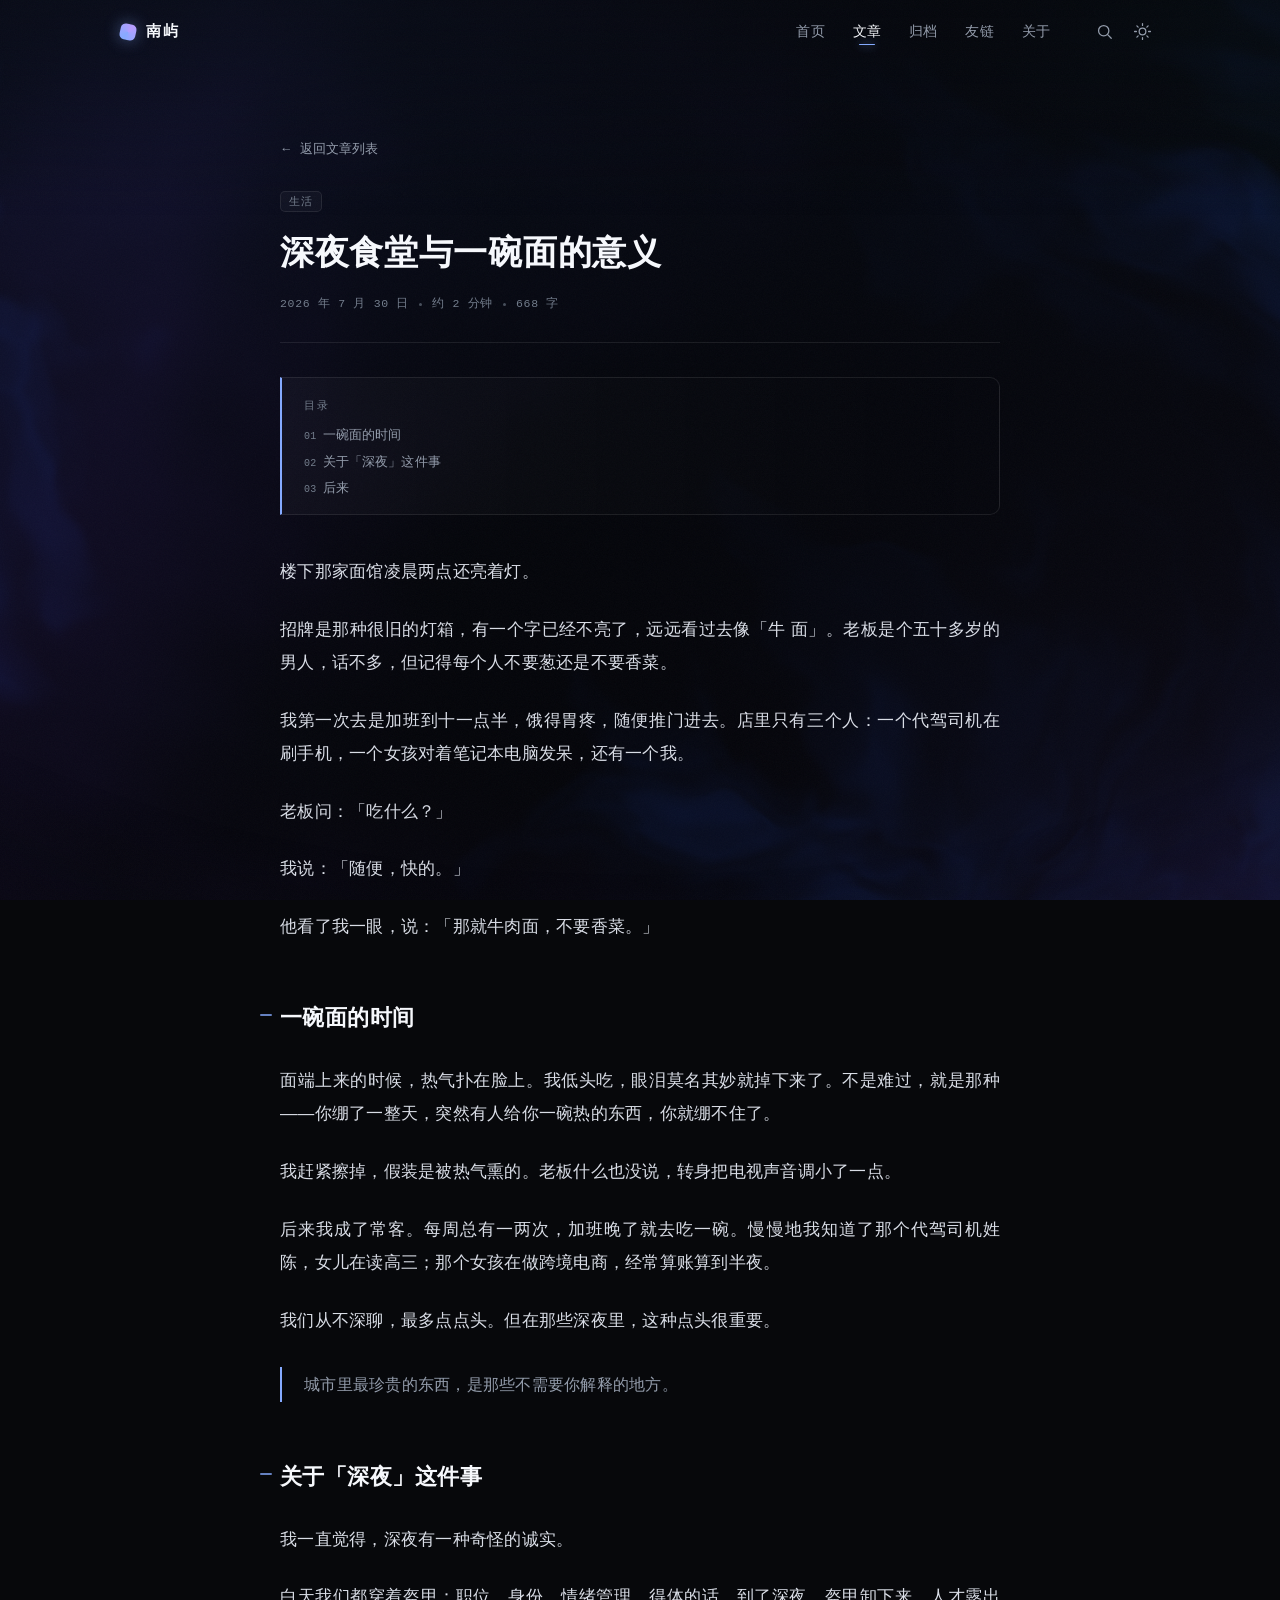
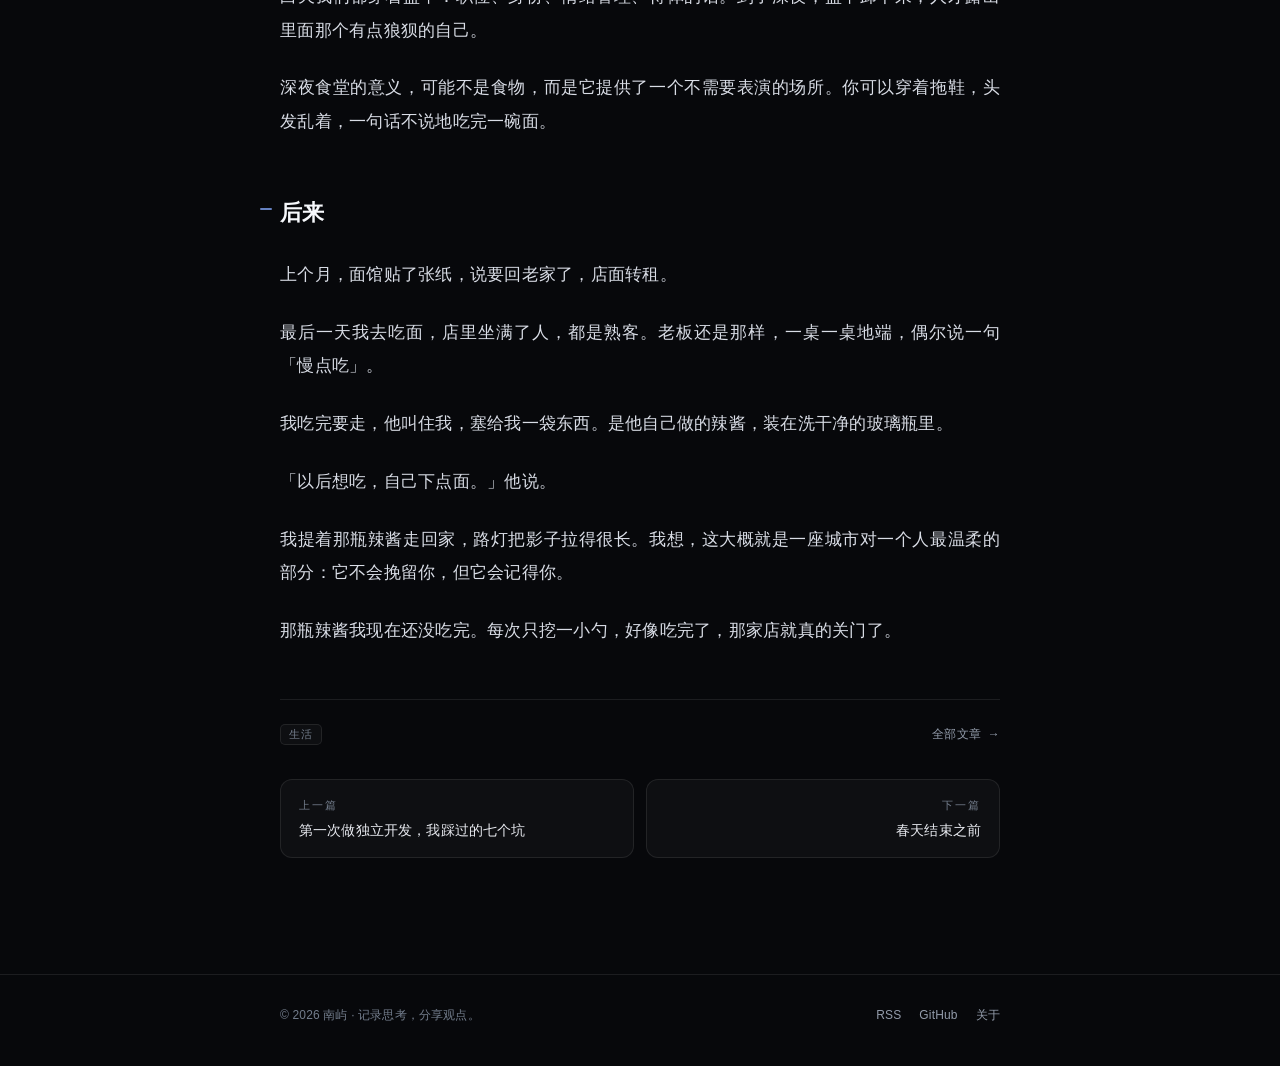
<file: blog/night-noodles/index.html>
<!DOCTYPE html>
<html lang="zh-CN" data-theme="dark">
<head>
<meta charset="utf-8">
<script>(function(){try{var t=localStorage.getItem("theme");if(t!=="light"&&t!=="dark")t="dark";document.documentElement.setAttribute("data-theme",t);}catch(e){}})();</script>
<meta name="viewport" content="width=device-width, initial-scale=1">
<title>深夜食堂与一碗面的意义 · 南屿</title>
<meta name="description" content="楼下那家面馆凌晨两点还亮着灯。老板话不多，但记得每个人不要葱还是不要香菜。">
<meta name="author" content="阿南">
<meta name="theme-color" content="#07080b">
<meta property="og:site_name" content="南屿">
<meta property="og:type" content="article">
<meta property="og:title" content="深夜食堂与一碗面的意义 · 南屿">
<meta property="og:description" content="楼下那家面馆凌晨两点还亮着灯。老板话不多，但记得每个人不要葱还是不要香菜。">
<meta property="og:image" content="https://xia0tou.github.io/assets/img/og.png">
<meta property="og:locale" content="zh_CN">
<meta name="twitter:card" content="summary_large_image">
<link rel="icon" href="../../assets/img/favicon.svg" type="image/svg+xml">
<link rel="stylesheet" href="../../assets/css/style.css">
<link rel="alternate" type="application/rss+xml" title="南屿" href="../../rss.xml">
<meta property="og:url" content="https://xia0tou.github.io/blog/night-noodles/">
<meta property="article:published_time" content="2026-07-30">
<meta property="article:tag" content="生活">
</head>
<body data-root="../../" class="article-page">
<div id="bg"><canvas id="bg-canvas"></canvas></div>
<div class="progress" id="progress"></div>
<header class="site-header" id="site-header">
  <div class="nav-inner">
    <a class="brand" href="../../" aria-label="南屿 首页">
      <span class="brand-mark" aria-hidden="true"></span>
      <span>南屿</span>
    </a>
    <nav class="nav-links" aria-label="主导航"><a href="../../">首页</a><a href="../../blog/" aria-current="page">文章</a><a href="../../archives/">归档</a><a href="../../links/">友链</a><a href="../../about/">关于</a></nav>
    <div class="nav-actions">
      <a class="icon-btn" href="../../search/" aria-label="搜索（按 / 键）" title="搜索 /">
        <svg viewBox="0 0 24 24" aria-hidden="true"><circle cx="11" cy="11" r="6.5"/><path d="m16 16 4.5 4.5"/></svg>
      </a>
      <button class="icon-btn" id="theme-toggle" type="button" aria-label="切换深浅色">
        <svg class="icon-sun" viewBox="0 0 24 24" aria-hidden="true"><circle cx="12" cy="12" r="4.2"/><path d="M12 2v2.3M12 19.7V22M2 12h2.3M19.7 12H22M4.9 4.9l1.6 1.6M17.5 17.5l1.6 1.6M19.1 4.9l-1.6 1.6M6.5 17.5l-1.6 1.6"/></svg>
        <svg class="icon-moon" viewBox="0 0 24 24" aria-hidden="true"><path d="M20.6 13.4A8.6 8.6 0 1 1 10.6 3.4a7 7 0 0 0 10 10Z"/></svg>
      </button>
      <button class="icon-btn menu-btn" id="menu-btn" type="button" aria-label="打开菜单" aria-expanded="false" aria-controls="mobile-menu">
        <svg viewBox="0 0 24 24" aria-hidden="true"><path d="M4 7h16M4 12h16M4 17h16"/></svg>
      </button>
    </div>
  </div>
</header>
<div class="mobile-menu" id="mobile-menu">
  <nav aria-label="移动端导航"><a href="../../">首页<span>01</span></a><a href="../../blog/" aria-current="page">文章<span>02</span></a><a href="../../archives/">归档<span>03</span></a><a href="../../links/">友链<span>04</span></a><a href="../../about/">关于<span>05</span></a>
    <a href="../../search/">搜索<span>06</span></a>
  </nav>
</div>
<div class="menu-backdrop" id="menu-backdrop"></div>
<main class="wrap main article">
  <a class="back" href="../"><span aria-hidden="true">←</span> 返回文章列表</a>
  <header class="article-head">
    <div class="tags"><span class="tag">生活</span></div>
    <h1>深夜食堂与一碗面的意义</h1>
    <div class="article-meta">
      <time datetime="2026-07-30">2026 年 7 月 30 日</time>
      <span class="dot"></span>
      <span>约 2 分钟</span>
      <span class="dot"></span>
      <span>668 字</span>
    </div>
  </header>
  <nav class="toc" id="toc" hidden aria-label="文章目录"><p class="toc-title">目录</p></nav>
  <article class="prose" id="article">
<p>楼下那家面馆凌晨两点还亮着灯。</p>
<p>招牌是那种很旧的灯箱，有一个字已经不亮了，远远看过去像「牛 面」。老板是个五十多岁的男人，话不多，但记得每个人不要葱还是不要香菜。</p>
<p>我第一次去是加班到十一点半，饿得胃疼，随便推门进去。店里只有三个人：一个代驾司机在刷手机，一个女孩对着笔记本电脑发呆，还有一个我。</p>
<p>老板问：「吃什么？」</p>
<p>我说：「随便，快的。」</p>
<p>他看了我一眼，说：「那就牛肉面，不要香菜。」</p>
<h2 id="h-1">一碗面的时间</h2>
<p>面端上来的时候，热气扑在脸上。我低头吃，眼泪莫名其妙就掉下来了。不是难过，就是那种——你绷了一整天，突然有人给你一碗热的东西，你就绷不住了。</p>
<p>我赶紧擦掉，假装是被热气熏的。老板什么也没说，转身把电视声音调小了一点。</p>
<p>后来我成了常客。每周总有一两次，加班晚了就去吃一碗。慢慢地我知道了那个代驾司机姓陈，女儿在读高三；那个女孩在做跨境电商，经常算账算到半夜。</p>
<p>我们从不深聊，最多点点头。但在那些深夜里，这种点头很重要。</p>
<blockquote><p>城市里最珍贵的东西，是那些不需要你解释的地方。</p></blockquote>
<h2 id="h-2">关于「深夜」这件事</h2>
<p>我一直觉得，深夜有一种奇怪的诚实。</p>
<p>白天我们都穿着盔甲：职位、身份、情绪管理、得体的话。到了深夜，盔甲卸下来，人才露出里面那个有点狼狈的自己。</p>
<p>深夜食堂的意义，可能不是食物，而是它提供了一个不需要表演的场所。你可以穿着拖鞋，头发乱着，一句话不说地吃完一碗面。</p>
<h2 id="h-3">后来</h2>
<p>上个月，面馆贴了张纸，说要回老家了，店面转租。</p>
<p>最后一天我去吃面，店里坐满了人，都是熟客。老板还是那样，一桌一桌地端，偶尔说一句「慢点吃」。</p>
<p>我吃完要走，他叫住我，塞给我一袋东西。是他自己做的辣酱，装在洗干净的玻璃瓶里。</p>
<p> 「以后想吃，自己下点面。」他说。</p>
<p>我提着那瓶辣酱走回家，路灯把影子拉得很长。我想，这大概就是一座城市对一个人最温柔的部分：它不会挽留你，但它会记得你。</p>
<p>那瓶辣酱我现在还没吃完。每次只挖一小勺，好像吃完了，那家店就真的关门了。</p>
  </article>
  <div class="article-foot">
    <div class="tags"><span class="tag">生活</span></div>
    <a class="share" href="../">全部文章 <span aria-hidden="true">→</span></a>
  </div>
  <nav class="post-nav" aria-label="上下篇"><a class="prev" href="../independent-dev-lessons/"><span class="label">上一篇</span><span class="title">第一次做独立开发，我踩过的七个坑</span></a><a class="next" href="../spring-before-end/"><span class="label">下一篇</span><span class="title">春天结束之前</span></a></nav>
</main>
<footer class="site-footer">
  <div class="wrap footer-inner">
    <p>© <span data-year>2026</span> 南屿 · 记录思考，分享观点。</p>
    <div class="footer-links">
      <a href="../../rss.xml">RSS</a>
      <a href="https://github.com/xia0tou" target="_blank" rel="noopener noreferrer">GitHub</a>
      <a href="../../about/">关于</a>
    </div>
  </div>
</footer>
<button class="to-top" id="to-top" type="button" aria-label="回到顶部">
  <svg viewBox="0 0 24 24" aria-hidden="true"><path d="M12 19V5M6 11l6-6 6 6"/></svg>
</button>
<script src="../../assets/js/shader.js" defer></script>
<script src="../../assets/js/main.js" defer></script>
</body>
</html>
</file>
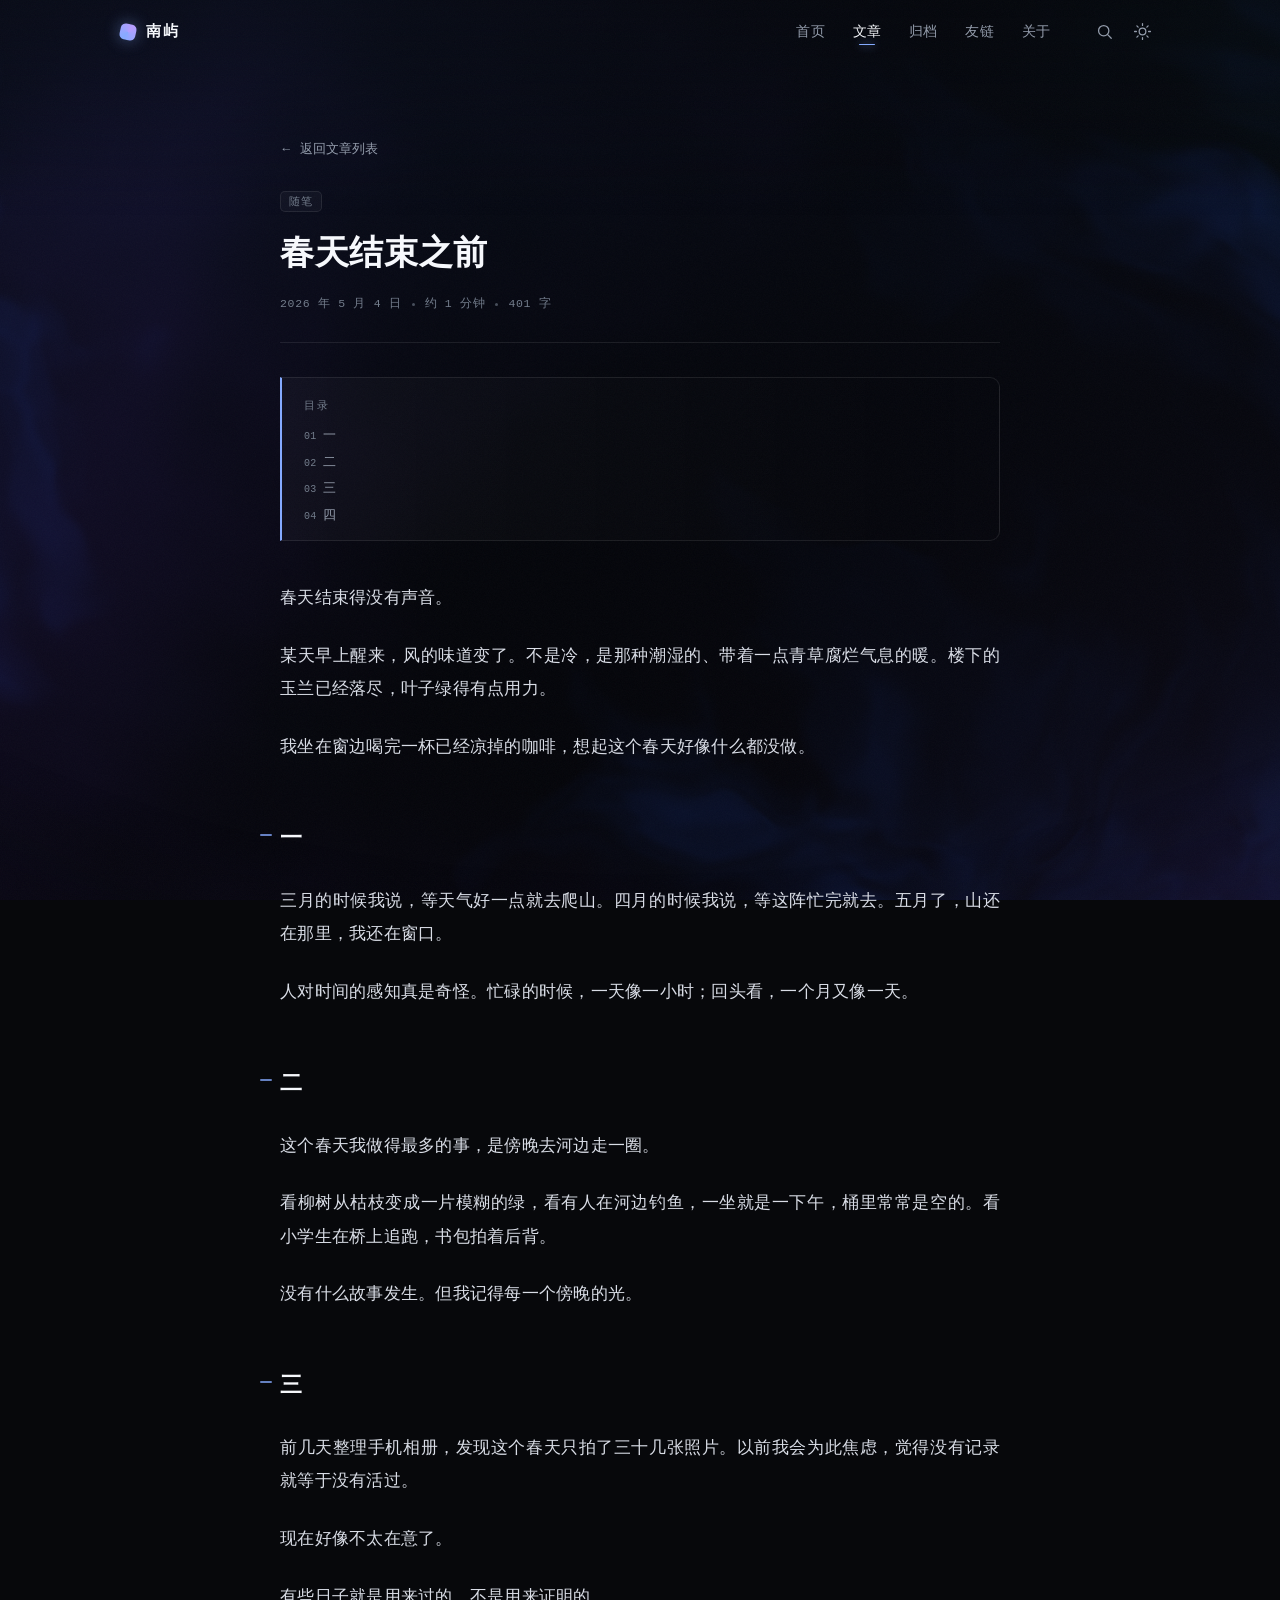
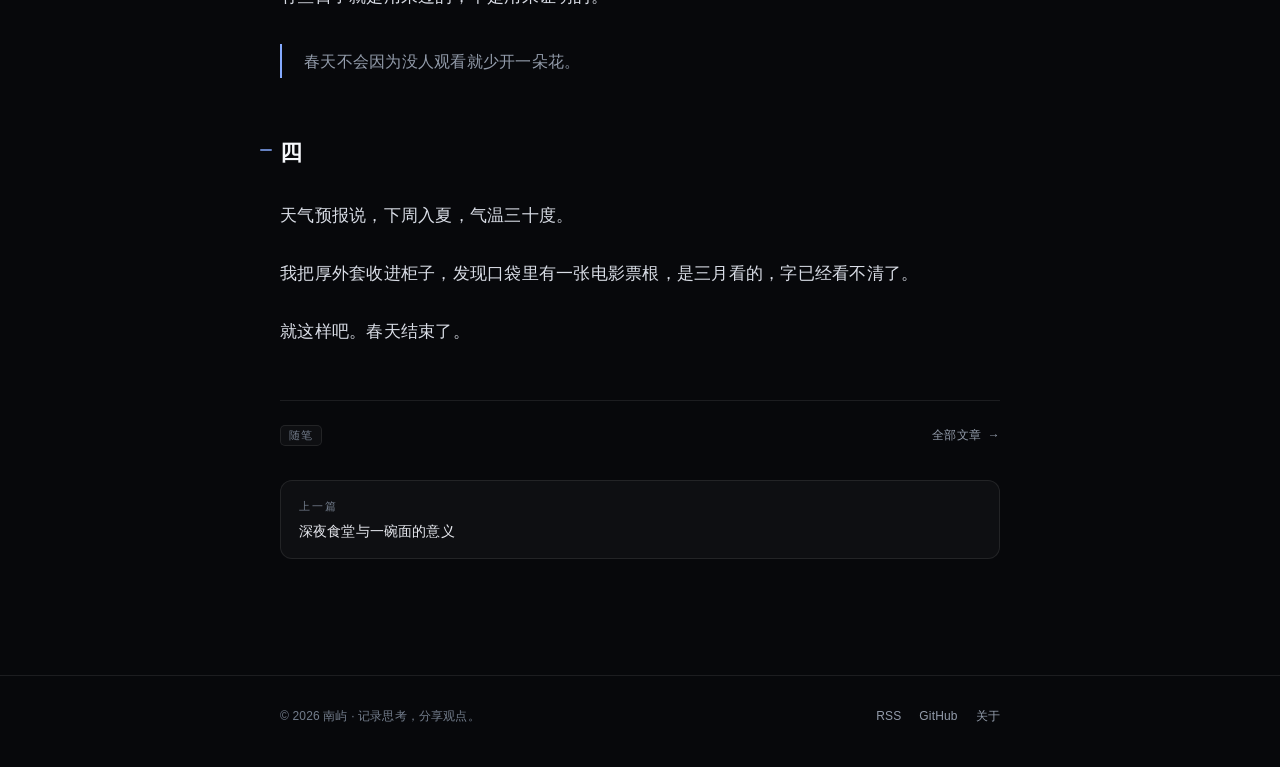
<file: blog/spring-before-end/index.html>
<!DOCTYPE html>
<html lang="zh-CN" data-theme="dark">
<head>
<meta charset="utf-8">
<script>(function(){try{var t=localStorage.getItem("theme");if(t!=="light"&&t!=="dark")t="dark";document.documentElement.setAttribute("data-theme",t);}catch(e){}})();</script>
<meta name="viewport" content="width=device-width, initial-scale=1">
<title>春天结束之前 · 南屿</title>
<meta name="description" content="春天结束得没有声音。某天早上醒来，风的味道变了。">
<meta name="author" content="阿南">
<meta name="theme-color" content="#07080b">
<meta property="og:site_name" content="南屿">
<meta property="og:type" content="article">
<meta property="og:title" content="春天结束之前 · 南屿">
<meta property="og:description" content="春天结束得没有声音。某天早上醒来，风的味道变了。">
<meta property="og:image" content="https://xia0tou.github.io/assets/img/og.png">
<meta property="og:locale" content="zh_CN">
<meta name="twitter:card" content="summary_large_image">
<link rel="icon" href="../../assets/img/favicon.svg" type="image/svg+xml">
<link rel="stylesheet" href="../../assets/css/style.css">
<link rel="alternate" type="application/rss+xml" title="南屿" href="../../rss.xml">
<meta property="og:url" content="https://xia0tou.github.io/blog/spring-before-end/">
<meta property="article:published_time" content="2026-05-04">
<meta property="article:tag" content="随笔">
</head>
<body data-root="../../" class="article-page">
<div id="bg"><canvas id="bg-canvas"></canvas></div>
<div class="progress" id="progress"></div>
<header class="site-header" id="site-header">
  <div class="nav-inner">
    <a class="brand" href="../../" aria-label="南屿 首页">
      <span class="brand-mark" aria-hidden="true"></span>
      <span>南屿</span>
    </a>
    <nav class="nav-links" aria-label="主导航"><a href="../../">首页</a><a href="../../blog/" aria-current="page">文章</a><a href="../../archives/">归档</a><a href="../../links/">友链</a><a href="../../about/">关于</a></nav>
    <div class="nav-actions">
      <a class="icon-btn" href="../../search/" aria-label="搜索（按 / 键）" title="搜索 /">
        <svg viewBox="0 0 24 24" aria-hidden="true"><circle cx="11" cy="11" r="6.5"/><path d="m16 16 4.5 4.5"/></svg>
      </a>
      <button class="icon-btn" id="theme-toggle" type="button" aria-label="切换深浅色">
        <svg class="icon-sun" viewBox="0 0 24 24" aria-hidden="true"><circle cx="12" cy="12" r="4.2"/><path d="M12 2v2.3M12 19.7V22M2 12h2.3M19.7 12H22M4.9 4.9l1.6 1.6M17.5 17.5l1.6 1.6M19.1 4.9l-1.6 1.6M6.5 17.5l-1.6 1.6"/></svg>
        <svg class="icon-moon" viewBox="0 0 24 24" aria-hidden="true"><path d="M20.6 13.4A8.6 8.6 0 1 1 10.6 3.4a7 7 0 0 0 10 10Z"/></svg>
      </button>
      <button class="icon-btn menu-btn" id="menu-btn" type="button" aria-label="打开菜单" aria-expanded="false" aria-controls="mobile-menu">
        <svg viewBox="0 0 24 24" aria-hidden="true"><path d="M4 7h16M4 12h16M4 17h16"/></svg>
      </button>
    </div>
  </div>
</header>
<div class="mobile-menu" id="mobile-menu">
  <nav aria-label="移动端导航"><a href="../../">首页<span>01</span></a><a href="../../blog/" aria-current="page">文章<span>02</span></a><a href="../../archives/">归档<span>03</span></a><a href="../../links/">友链<span>04</span></a><a href="../../about/">关于<span>05</span></a>
    <a href="../../search/">搜索<span>06</span></a>
  </nav>
</div>
<div class="menu-backdrop" id="menu-backdrop"></div>
<main class="wrap main article">
  <a class="back" href="../"><span aria-hidden="true">←</span> 返回文章列表</a>
  <header class="article-head">
    <div class="tags"><span class="tag">随笔</span></div>
    <h1>春天结束之前</h1>
    <div class="article-meta">
      <time datetime="2026-05-04">2026 年 5 月 4 日</time>
      <span class="dot"></span>
      <span>约 1 分钟</span>
      <span class="dot"></span>
      <span>401 字</span>
    </div>
  </header>
  <nav class="toc" id="toc" hidden aria-label="文章目录"><p class="toc-title">目录</p></nav>
  <article class="prose" id="article">
<p>春天结束得没有声音。</p>
<p>某天早上醒来，风的味道变了。不是冷，是那种潮湿的、带着一点青草腐烂气息的暖。楼下的玉兰已经落尽，叶子绿得有点用力。</p>
<p>我坐在窗边喝完一杯已经凉掉的咖啡，想起这个春天好像什么都没做。</p>
<h2 id="h-1">一</h2>
<p>三月的时候我说，等天气好一点就去爬山。四月的时候我说，等这阵忙完就去。五月了，山还在那里，我还在窗口。</p>
<p>人对时间的感知真是奇怪。忙碌的时候，一天像一小时；回头看，一个月又像一天。</p>
<h2 id="h-2">二</h2>
<p>这个春天我做得最多的事，是傍晚去河边走一圈。</p>
<p>看柳树从枯枝变成一片模糊的绿，看有人在河边钓鱼，一坐就是一下午，桶里常常是空的。看小学生在桥上追跑，书包拍着后背。</p>
<p>没有什么故事发生。但我记得每一个傍晚的光。</p>
<h2 id="h-3">三</h2>
<p>前几天整理手机相册，发现这个春天只拍了三十几张照片。以前我会为此焦虑，觉得没有记录就等于没有活过。</p>
<p>现在好像不太在意了。</p>
<p>有些日子就是用来过的，不是用来证明的。</p>
<blockquote><p>春天不会因为没人观看就少开一朵花。</p></blockquote>
<h2 id="h-4">四</h2>
<p>天气预报说，下周入夏，气温三十度。</p>
<p>我把厚外套收进柜子，发现口袋里有一张电影票根，是三月看的，字已经看不清了。</p>
<p>就这样吧。春天结束了。</p>
  </article>
  <div class="article-foot">
    <div class="tags"><span class="tag">随笔</span></div>
    <a class="share" href="../">全部文章 <span aria-hidden="true">→</span></a>
  </div>
  <nav class="post-nav" aria-label="上下篇"><a class="prev" href="../night-noodles/"><span class="label">上一篇</span><span class="title">深夜食堂与一碗面的意义</span></a></nav>
</main>
<footer class="site-footer">
  <div class="wrap footer-inner">
    <p>© <span data-year>2026</span> 南屿 · 记录思考，分享观点。</p>
    <div class="footer-links">
      <a href="../../rss.xml">RSS</a>
      <a href="https://github.com/xia0tou" target="_blank" rel="noopener noreferrer">GitHub</a>
      <a href="../../about/">关于</a>
    </div>
  </div>
</footer>
<button class="to-top" id="to-top" type="button" aria-label="回到顶部">
  <svg viewBox="0 0 24 24" aria-hidden="true"><path d="M12 19V5M6 11l6-6 6 6"/></svg>
</button>
<script src="../../assets/js/shader.js" defer></script>
<script src="../../assets/js/main.js" defer></script>
</body>
</html>
</file>
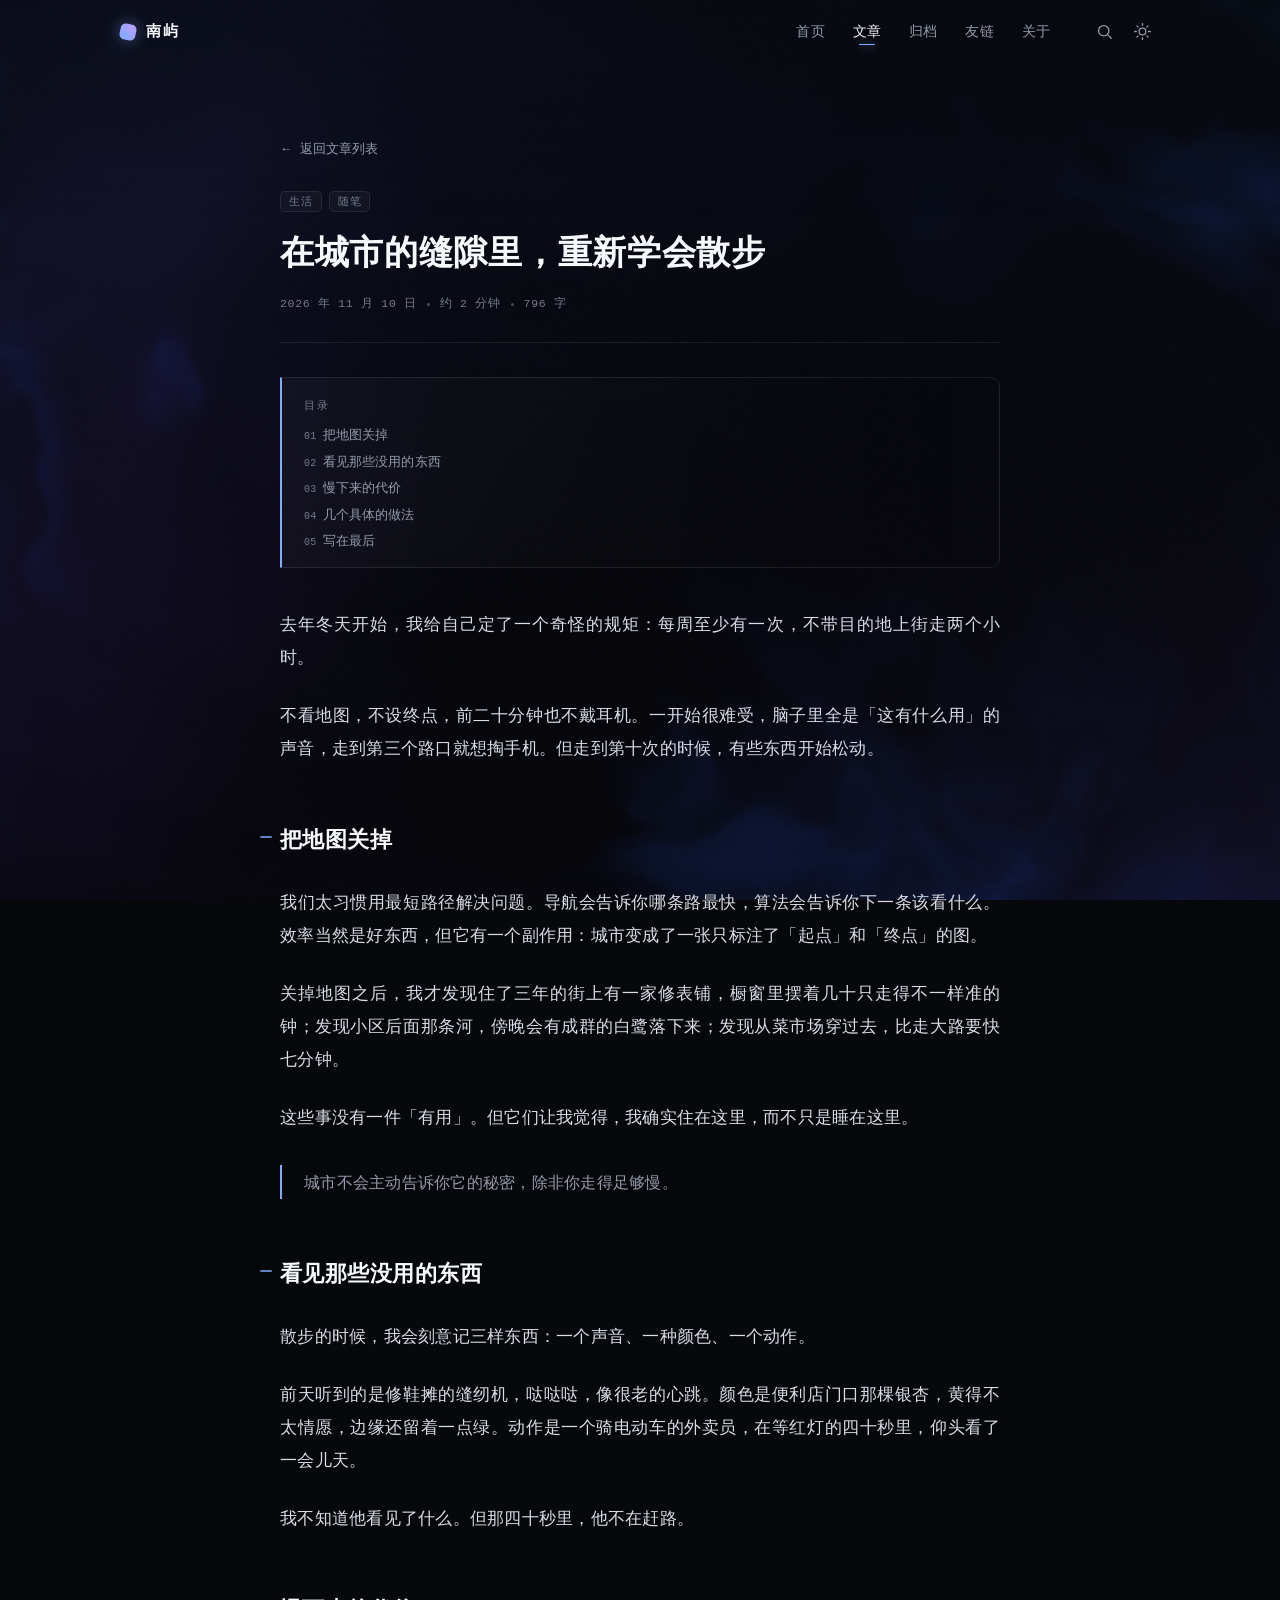
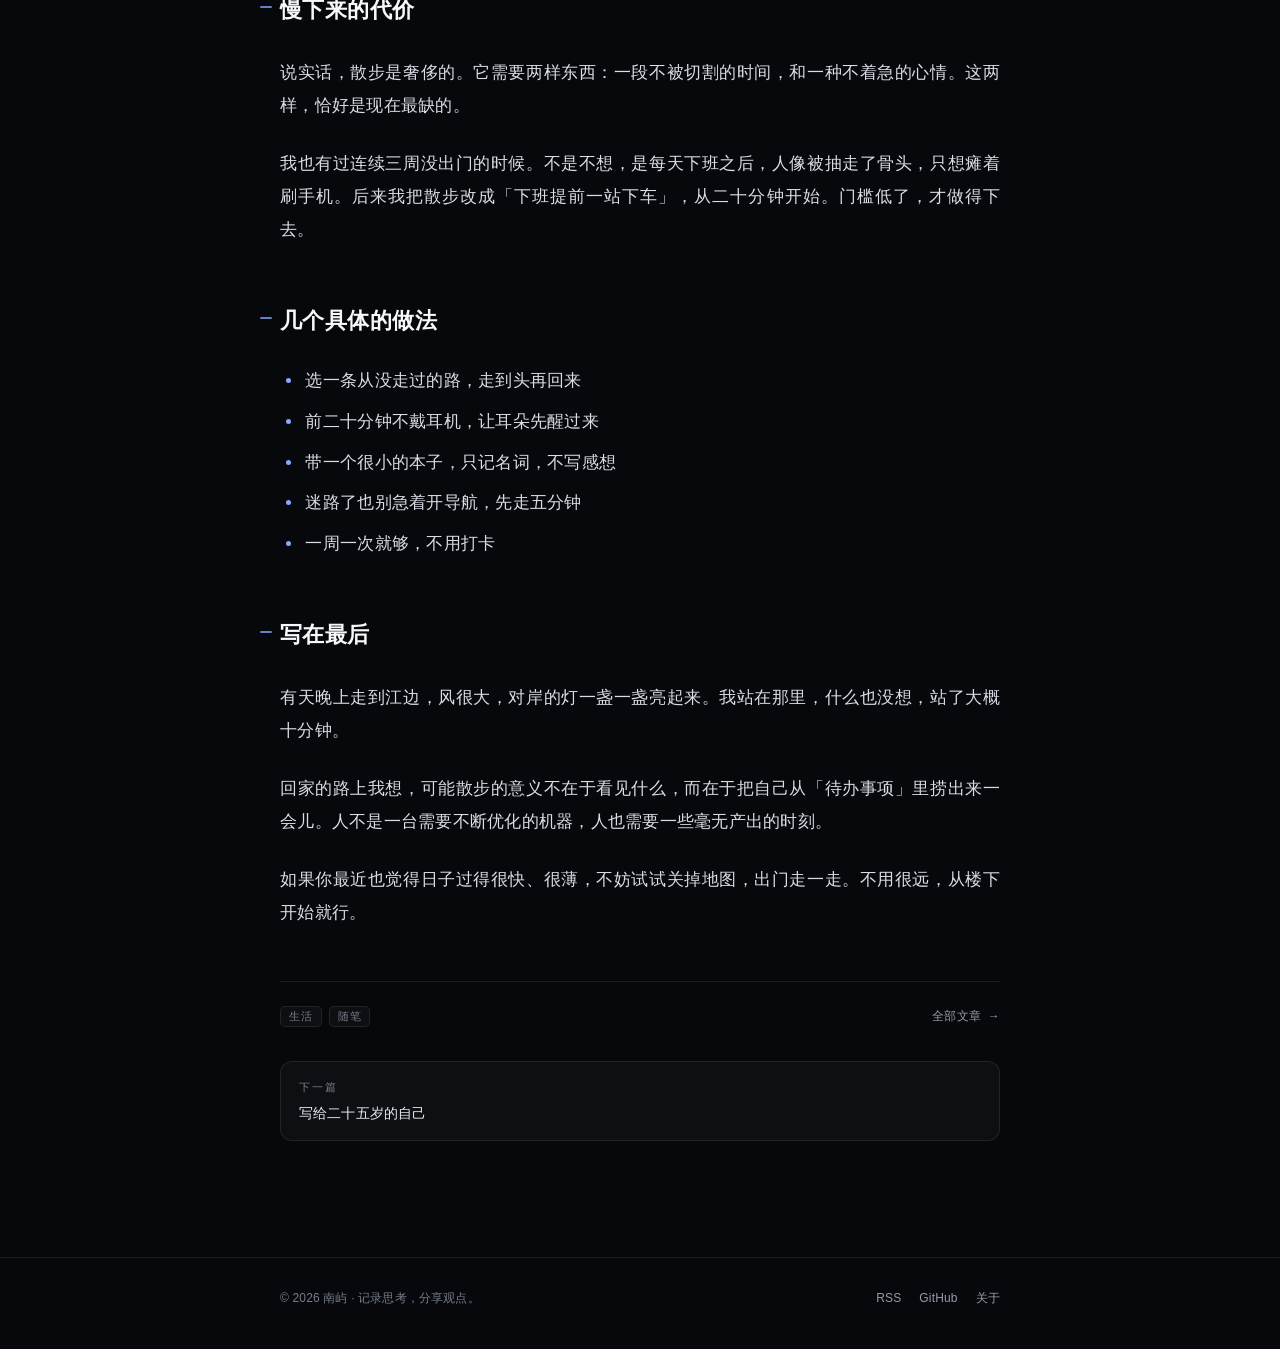
<file: blog/walk-in-the-city/index.html>
<!DOCTYPE html>
<html lang="zh-CN" data-theme="dark">
<head>
<meta charset="utf-8">
<script>(function(){try{var t=localStorage.getItem("theme");if(t!=="light"&&t!=="dark")t="dark";document.documentElement.setAttribute("data-theme",t);}catch(e){}})();</script>
<meta name="viewport" content="width=device-width, initial-scale=1">
<title>在城市的缝隙里，重新学会散步 · 南屿</title>
<meta name="description" content="去年冬天，我给自己定了一个奇怪的规矩：每周至少有一次，不带目的地上街走两个小时。">
<meta name="author" content="阿南">
<meta name="theme-color" content="#07080b">
<meta property="og:site_name" content="南屿">
<meta property="og:type" content="article">
<meta property="og:title" content="在城市的缝隙里，重新学会散步 · 南屿">
<meta property="og:description" content="去年冬天，我给自己定了一个奇怪的规矩：每周至少有一次，不带目的地上街走两个小时。">
<meta property="og:image" content="https://xia0tou.github.io/assets/img/og.png">
<meta property="og:locale" content="zh_CN">
<meta name="twitter:card" content="summary_large_image">
<link rel="icon" href="../../assets/img/favicon.svg" type="image/svg+xml">
<link rel="stylesheet" href="../../assets/css/style.css">
<link rel="alternate" type="application/rss+xml" title="南屿" href="../../rss.xml">
<meta property="og:url" content="https://xia0tou.github.io/blog/walk-in-the-city/">
<meta property="article:published_time" content="2026-11-10">
<meta property="article:tag" content="生活, 随笔">
</head>
<body data-root="../../" class="article-page">
<div id="bg"><canvas id="bg-canvas"></canvas></div>
<div class="progress" id="progress"></div>
<header class="site-header" id="site-header">
  <div class="nav-inner">
    <a class="brand" href="../../" aria-label="南屿 首页">
      <span class="brand-mark" aria-hidden="true"></span>
      <span>南屿</span>
    </a>
    <nav class="nav-links" aria-label="主导航"><a href="../../">首页</a><a href="../../blog/" aria-current="page">文章</a><a href="../../archives/">归档</a><a href="../../links/">友链</a><a href="../../about/">关于</a></nav>
    <div class="nav-actions">
      <a class="icon-btn" href="../../search/" aria-label="搜索（按 / 键）" title="搜索 /">
        <svg viewBox="0 0 24 24" aria-hidden="true"><circle cx="11" cy="11" r="6.5"/><path d="m16 16 4.5 4.5"/></svg>
      </a>
      <button class="icon-btn" id="theme-toggle" type="button" aria-label="切换深浅色">
        <svg class="icon-sun" viewBox="0 0 24 24" aria-hidden="true"><circle cx="12" cy="12" r="4.2"/><path d="M12 2v2.3M12 19.7V22M2 12h2.3M19.7 12H22M4.9 4.9l1.6 1.6M17.5 17.5l1.6 1.6M19.1 4.9l-1.6 1.6M6.5 17.5l-1.6 1.6"/></svg>
        <svg class="icon-moon" viewBox="0 0 24 24" aria-hidden="true"><path d="M20.6 13.4A8.6 8.6 0 1 1 10.6 3.4a7 7 0 0 0 10 10Z"/></svg>
      </button>
      <button class="icon-btn menu-btn" id="menu-btn" type="button" aria-label="打开菜单" aria-expanded="false" aria-controls="mobile-menu">
        <svg viewBox="0 0 24 24" aria-hidden="true"><path d="M4 7h16M4 12h16M4 17h16"/></svg>
      </button>
    </div>
  </div>
</header>
<div class="mobile-menu" id="mobile-menu">
  <nav aria-label="移动端导航"><a href="../../">首页<span>01</span></a><a href="../../blog/" aria-current="page">文章<span>02</span></a><a href="../../archives/">归档<span>03</span></a><a href="../../links/">友链<span>04</span></a><a href="../../about/">关于<span>05</span></a>
    <a href="../../search/">搜索<span>06</span></a>
  </nav>
</div>
<div class="menu-backdrop" id="menu-backdrop"></div>
<main class="wrap main article">
  <a class="back" href="../"><span aria-hidden="true">←</span> 返回文章列表</a>
  <header class="article-head">
    <div class="tags"><span class="tag">生活</span><span class="tag">随笔</span></div>
    <h1>在城市的缝隙里，重新学会散步</h1>
    <div class="article-meta">
      <time datetime="2026-11-10">2026 年 11 月 10 日</time>
      <span class="dot"></span>
      <span>约 2 分钟</span>
      <span class="dot"></span>
      <span>796 字</span>
    </div>
  </header>
  <nav class="toc" id="toc" hidden aria-label="文章目录"><p class="toc-title">目录</p></nav>
  <article class="prose" id="article">
<p>去年冬天开始，我给自己定了一个奇怪的规矩：每周至少有一次，不带目的地上街走两个小时。</p>
<p>不看地图，不设终点，前二十分钟也不戴耳机。一开始很难受，脑子里全是「这有什么用」的声音，走到第三个路口就想掏手机。但走到第十次的时候，有些东西开始松动。</p>
<h2 id="h-1">把地图关掉</h2>
<p>我们太习惯用最短路径解决问题。导航会告诉你哪条路最快，算法会告诉你下一条该看什么。效率当然是好东西，但它有一个副作用：城市变成了一张只标注了「起点」和「终点」的图。</p>
<p>关掉地图之后，我才发现住了三年的街上有一家修表铺，橱窗里摆着几十只走得不一样准的钟；发现小区后面那条河，傍晚会有成群的白鹭落下来；发现从菜市场穿过去，比走大路要快七分钟。</p>
<p>这些事没有一件「有用」。但它们让我觉得，我确实住在这里，而不只是睡在这里。</p>
<blockquote><p>城市不会主动告诉你它的秘密，除非你走得足够慢。</p></blockquote>
<h2 id="h-2">看见那些没用的东西</h2>
<p>散步的时候，我会刻意记三样东西：一个声音、一种颜色、一个动作。</p>
<p>前天听到的是修鞋摊的缝纫机，哒哒哒，像很老的心跳。颜色是便利店门口那棵银杏，黄得不太情愿，边缘还留着一点绿。动作是一个骑电动车的外卖员，在等红灯的四十秒里，仰头看了一会儿天。</p>
<p>我不知道他看见了什么。但那四十秒里，他不在赶路。</p>
<h2 id="h-3">慢下来的代价</h2>
<p>说实话，散步是奢侈的。它需要两样东西：一段不被切割的时间，和一种不着急的心情。这两样，恰好是现在最缺的。</p>
<p>我也有过连续三周没出门的时候。不是不想，是每天下班之后，人像被抽走了骨头，只想瘫着刷手机。后来我把散步改成「下班提前一站下车」，从二十分钟开始。门槛低了，才做得下去。</p>
<h2 id="h-4">几个具体的做法</h2>
<ul><li>选一条从没走过的路，走到头再回来</li><li>前二十分钟不戴耳机，让耳朵先醒过来</li><li>带一个很小的本子，只记名词，不写感想</li><li>迷路了也别急着开导航，先走五分钟</li><li>一周一次就够，不用打卡</li></ul>
<h2 id="h-5">写在最后</h2>
<p>有天晚上走到江边，风很大，对岸的灯一盏一盏亮起来。我站在那里，什么也没想，站了大概十分钟。</p>
<p>回家的路上我想，可能散步的意义不在于看见什么，而在于把自己从「待办事项」里捞出来一会儿。人不是一台需要不断优化的机器，人也需要一些毫无产出的时刻。</p>
<p>如果你最近也觉得日子过得很快、很薄，不妨试试关掉地图，出门走一走。不用很远，从楼下开始就行。</p>
  </article>
  <div class="article-foot">
    <div class="tags"><span class="tag">生活</span><span class="tag">随笔</span></div>
    <a class="share" href="../">全部文章 <span aria-hidden="true">→</span></a>
  </div>
  <nav class="post-nav" aria-label="上下篇"><a class="next" href="../letter-to-25/"><span class="label">下一篇</span><span class="title">写给二十五岁的自己</span></a></nav>
</main>
<footer class="site-footer">
  <div class="wrap footer-inner">
    <p>© <span data-year>2026</span> 南屿 · 记录思考，分享观点。</p>
    <div class="footer-links">
      <a href="../../rss.xml">RSS</a>
      <a href="https://github.com/xia0tou" target="_blank" rel="noopener noreferrer">GitHub</a>
      <a href="../../about/">关于</a>
    </div>
  </div>
</footer>
<button class="to-top" id="to-top" type="button" aria-label="回到顶部">
  <svg viewBox="0 0 24 24" aria-hidden="true"><path d="M12 19V5M6 11l6-6 6 6"/></svg>
</button>
<script src="../../assets/js/shader.js" defer></script>
<script src="../../assets/js/main.js" defer></script>
</body>
</html>
</file>
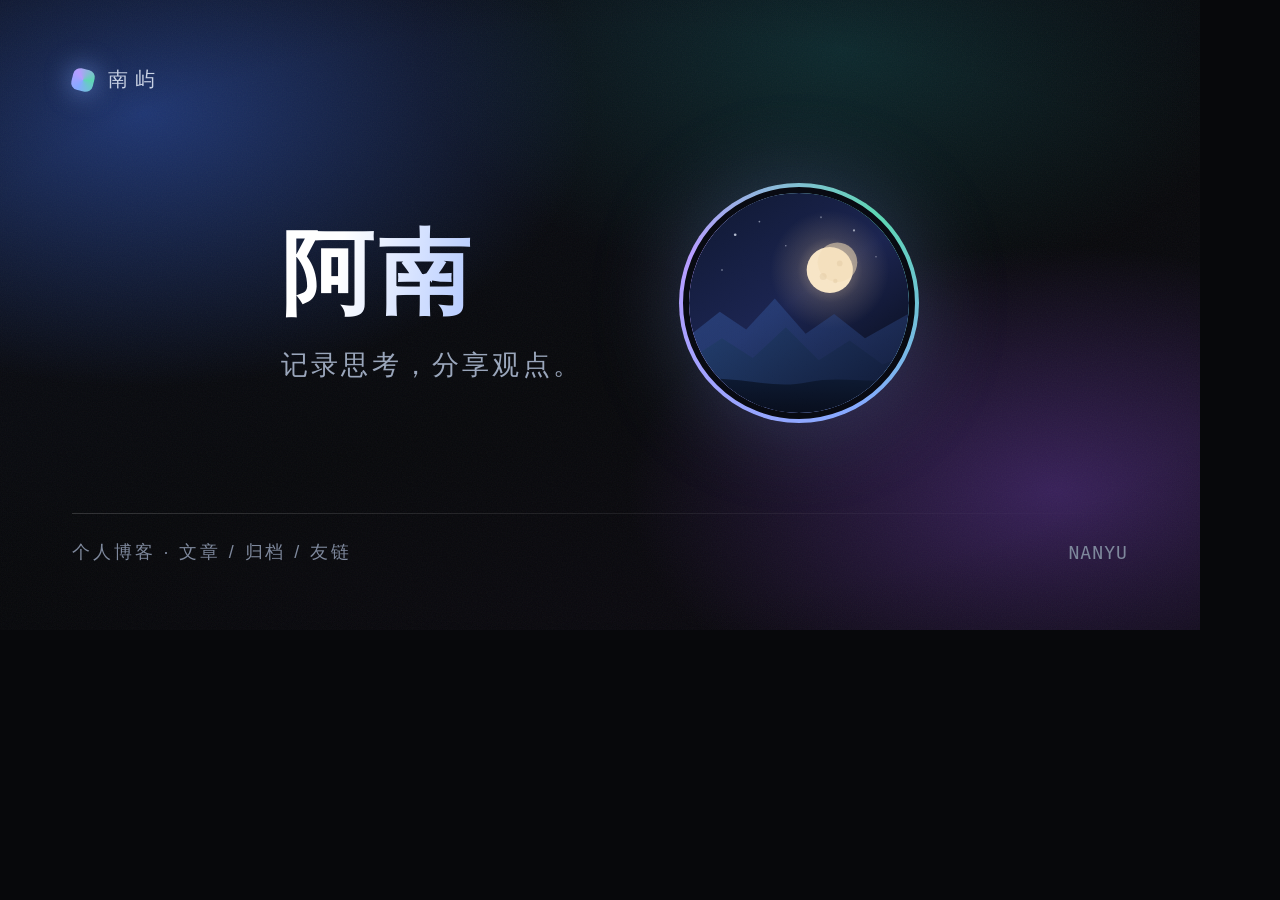
<file: tools/og.html>
<!DOCTYPE html>
<html lang="zh-CN">
<head>
<meta charset="utf-8">
<style>
  * { margin: 0; padding: 0; box-sizing: border-box; }
  html, body { width: 1200px; height: 630px; overflow: hidden; }
  body {
    position: relative;
    background: #07080b;
    color: #e8eaf0;
    font-family: "Microsoft YaHei", "PingFang SC", sans-serif;
  }
  .bg {
    position: absolute; inset: 0;
    background:
      radial-gradient(60% 70% at 12% 18%, rgba(48, 88, 190, 0.55), transparent 62%),
      radial-gradient(55% 60% at 88% 78%, rgba(112, 62, 180, 0.45), transparent 65%),
      radial-gradient(50% 55% at 70% 8%, rgba(24, 120, 120, 0.28), transparent 70%),
      linear-gradient(160deg, #0a0d18, #07080b 55%, #0b0810);
  }
  .grain {
    position: absolute; inset: 0; opacity: 0.05;
    background-image: url("data:image/svg+xml,%3Csvg xmlns='http://www.w3.org/2000/svg' width='140' height='140'%3E%3Cfilter id='n'%3E%3CfeTurbulence type='fractalNoise' baseFrequency='0.8' numOctaves='3'/%3E%3C/filter%3E%3Crect width='140' height='140' filter='url(%23n)'/%3E%3C/svg%3E");
  }
  .vignette {
    position: absolute; inset: 0;
    background: radial-gradient(120% 100% at 50% 50%, transparent 45%, rgba(4, 5, 8, 0.75) 100%);
  }
  .inner {
    position: relative;
    height: 100%;
    padding: 66px 72px;
    display: flex;
    flex-direction: column;
    justify-content: space-between;
  }
  .brand { display: flex; align-items: center; gap: 14px; font-size: 20px; letter-spacing: 0.34em; color: #c9d2e4; }
  .mark {
    width: 22px; height: 22px; border-radius: 7px; transform: rotate(14deg);
    background: conic-gradient(from 200deg, #85aaff, #b79dff, #5ed6b4, #85aaff);
    box-shadow: 0 0 26px rgba(133, 170, 255, 0.7);
  }
  .main { display: flex; align-items: center; justify-content: center; width: 100%; gap: 96px; }
  .text h1 {
    font-size: 92px; line-height: 1.1; letter-spacing: 0.06em; font-weight: 650;
    background: linear-gradient(100deg, #ffffff 20%, #bcd0ff 60%, #cbb6ff 95%);
    -webkit-background-clip: text; background-clip: text; color: transparent;
  }
  .text p { margin-top: 22px; font-size: 27px; letter-spacing: 0.12em; color: #9aa6bb; }
  .avatar {
    position: relative; width: 240px; height: 240px; border-radius: 50%;
    padding: 4px;
    background: conic-gradient(from 150deg, #85aaff, #b79dff 40%, #5ed6b4 70%, #85aaff);
    box-shadow: 0 0 90px rgba(133, 170, 255, 0.28);
    flex: 0 0 auto;
  }
  .avatar img {
    width: 100%; height: 100%; border-radius: 50%; display: block;
    border: 6px solid #080a12; object-fit: cover;
  }
  .foot {
    display: flex; align-items: center; justify-content: space-between;
    font-size: 18px; letter-spacing: 0.16em; color: #7e889c;
  }
  .foot .url { font-family: Consolas, monospace; letter-spacing: 0.06em; }
  .rule { height: 1px; background: linear-gradient(90deg, rgba(255,255,255,0.16), transparent); margin-bottom: 26px; }
</style>
</head>
<body>
  <div class="bg"></div>
  <div class="vignette"></div>
  <div class="grain"></div>
  <div class="inner">
    <div class="brand"><span class="mark"></span> 南屿</div>
    <div class="main">
      <div class="text">
        <h1>阿南</h1>
        <p>记录思考，分享观点。</p>
      </div>
      <div class="avatar"><img src="../assets/img/avatar.svg" alt=""></div>
    </div>
    <div>
      <div class="rule"></div>
      <div class="foot">
        <span>个人博客 · 文章 / 归档 / 友链</span>
        <span class="url">NANYU</span>
      </div>
    </div>
  </div>
</body>
</html>
</file>
<file: assets/css/style.css>
/* ==========================================================================
   南屿 · Nanyu — 个人博客样式
   1. 变量与基础   2. 背景     3. 导航     4. 布局     5. 首页
   6. 列表与卡片   7. 文章页   8. 归档/友链/搜索        9. 页脚   10. 响应式
   ========================================================================== */

/* ---------- 1. 变量与基础 ---------- */
:root {
  color-scheme: dark;

  --bg: #07080b;
  --text: #e8eaf0;
  --text-strong: #f6f8fc;
  --muted: #939cab;
  --faint: #737d8c;
  --line: rgba(255, 255, 255, 0.085);
  --line-strong: rgba(255, 255, 255, 0.16);
  --card: rgba(255, 255, 255, 0.032);
  --card-hover: rgba(255, 255, 255, 0.06);
  --accent: #85aaff;
  --accent-2: #b79dff;
  --accent-soft: rgba(133, 170, 255, 0.12);
  --code-bg: #0b0e14;
  --code-text: #d7deea;
  --shadow: 0 24px 60px -34px rgba(0, 0, 0, 0.95);
  --nav-bg: rgba(7, 8, 11, 0.6);
  --veil: rgba(5, 6, 9, 0.72);
  --shader-opacity: 1;
  --radius: 14px;
  --maxw: 720px;
  --nav-h: 64px;
  --font-sans: -apple-system, BlinkMacSystemFont, "Segoe UI", "PingFang SC",
    "Hiragino Sans GB", "Microsoft YaHei", "Noto Sans SC", sans-serif;
  --font-mono: ui-monospace, SFMono-Regular, "SF Mono", Menlo, Consolas,
    "Liberation Mono", monospace;
}

html[data-theme="light"] {
  color-scheme: light;

  --bg: #f4f6f9;
  --text: #1c2028;
  --text-strong: #0c0f15;
  --muted: #5c6572;
  --faint: #6b7381;
  --line: rgba(16, 22, 32, 0.09);
  --line-strong: rgba(16, 22, 32, 0.18);
  --card: rgba(255, 255, 255, 0.62);
  --card-hover: rgba(255, 255, 255, 0.92);
  --accent: #2f56cc;
  --accent-2: #7448cf;
  --accent-soft: rgba(47, 86, 204, 0.09);
  --code-bg: #edf0f5;
  --code-text: #232a36;
  --shadow: 0 18px 44px -30px rgba(20, 30, 50, 0.4);
  --nav-bg: rgba(244, 246, 249, 0.68);
  --veil: rgba(255, 255, 255, 0.62);
  --shader-opacity: 0.6;
}

*,
*::before,
*::after {
  box-sizing: border-box;
}

html {
  background: var(--bg);
  -webkit-text-size-adjust: 100%;
  scroll-behavior: smooth;
  scrollbar-color: var(--line-strong) transparent;
}

body {
  margin: 0;
  min-height: 100vh;
  display: flex;
  flex-direction: column;
  background: transparent;
  color: var(--text);
  font-family: var(--font-sans);
  font-size: 16px;
  line-height: 1.75;
  letter-spacing: 0.01em;
  -webkit-font-smoothing: antialiased;
  -moz-osx-font-smoothing: grayscale;
  text-rendering: optimizeLegibility;
  overflow-x: hidden;
  transition: color 0.4s ease;
}

h1, h2, h3, h4, h5, h6, p, ul, ol, figure, blockquote {
  margin: 0;
}

a {
  color: inherit;
  text-decoration: none;
}

img, svg {
  vertical-align: middle;
}

button {
  font: inherit;
  color: inherit;
  background: none;
  border: 0;
  cursor: pointer;
}

::selection {
  background: var(--accent);
  color: #06080d;
}

:focus-visible {
  outline: 2px solid var(--accent);
  outline-offset: 3px;
  border-radius: 6px;
}

.sr-only {
  position: absolute;
  width: 1px;
  height: 1px;
  padding: 0;
  margin: -1px;
  overflow: hidden;
  clip: rect(0 0 0 0);
  white-space: nowrap;
  border: 0;
}

[hidden] {
  display: none !important;
}

/* ---------- 2. 背景 ---------- */
#bg {
  position: fixed;
  inset: 0;
  z-index: -3;
  pointer-events: none;
}

#bg canvas {
  position: absolute;
  inset: 0;
  width: 100%;
  height: 100%;
  display: block;
  opacity: var(--shader-opacity);
  transition: opacity 0.7s ease;
}

/* 无 WebGL / 脚本关闭时的兜底渐变 */
body.no-shader #bg {
  background:
    radial-gradient(60% 45% at 18% 8%, rgba(56, 92, 190, 0.28), transparent 70%),
    radial-gradient(55% 45% at 85% 12%, rgba(120, 72, 200, 0.22), transparent 70%),
    radial-gradient(70% 50% at 50% 100%, rgba(22, 120, 120, 0.16), transparent 70%),
    var(--bg);
}

body::before {
  content: "";
  position: fixed;
  inset: 0;
  z-index: -2;
  pointer-events: none;
  background:
    linear-gradient(180deg, rgba(5, 6, 9, 0.55), rgba(5, 6, 9, 0) 24%),
    radial-gradient(150% 110% at 50% 42%, transparent 50%, var(--veil) 100%);
}

html[data-theme="light"] body::before {
  background:
    linear-gradient(180deg, rgba(244, 246, 249, 0.72), rgba(244, 246, 249, 0) 24%),
    radial-gradient(150% 110% at 50% 42%, transparent 48%, var(--veil) 100%);
}

body::after {
  content: "";
  position: fixed;
  inset: 0;
  z-index: -1;
  pointer-events: none;
  opacity: 0.028;
  background-image: url("data:image/svg+xml,%3Csvg xmlns='http://www.w3.org/2000/svg' width='160' height='160'%3E%3Cfilter id='n'%3E%3CfeTurbulence type='fractalNoise' baseFrequency='0.85' numOctaves='3' stitchTiles='stitch'/%3E%3C/filter%3E%3Crect width='160' height='160' filter='url(%23n)'/%3E%3C/svg%3E");
}

html[data-theme="light"] body::after {
  opacity: 0.02;
}

/* ---------- 3. 导航 ---------- */
.site-header {
  position: fixed;
  top: 0;
  left: 0;
  right: 0;
  z-index: 60;
  height: var(--nav-h);
  transition: background-color 0.35s ease, border-color 0.35s ease,
    backdrop-filter 0.35s ease;
  border-bottom: 1px solid transparent;
}

.site-header.is-scrolled {
  background: var(--nav-bg);
  border-bottom-color: var(--line);
  -webkit-backdrop-filter: blur(16px) saturate(140%);
  backdrop-filter: blur(16px) saturate(140%);
}

.nav-inner {
  width: min(1040px, calc(100% - 40px));
  height: 100%;
  margin: 0 auto;
  display: flex;
  align-items: center;
  justify-content: space-between;
  gap: 24px;
}

.brand {
  display: inline-flex;
  align-items: center;
  gap: 10px;
  font-weight: 600;
  font-size: 15px;
  letter-spacing: 0.14em;
  color: var(--text-strong);
  padding: 6px 0;
}

.brand-mark {
  width: 16px;
  height: 16px;
  border-radius: 5px;
  background: conic-gradient(from 210deg, var(--accent), var(--accent-2), var(--accent));
  box-shadow: 0 0 16px rgba(133, 170, 255, 0.45);
  transform: rotate(12deg);
  transition: transform 0.5s cubic-bezier(0.2, 0.9, 0.3, 1.2);
}

.brand:hover .brand-mark {
  transform: rotate(192deg);
}

.nav-links {
  display: flex;
  align-items: center;
  gap: 4px;
  margin-left: auto;
}

.nav-links a {
  position: relative;
  padding: 7px 12px;
  font-size: 13.5px;
  color: var(--muted);
  border-radius: 8px;
  transition: color 0.22s ease, background-color 0.22s ease;
}

.nav-links a:hover {
  color: var(--text);
  background: var(--card);
}

.nav-links a[aria-current="page"] {
  color: var(--text-strong);
}

.nav-links a[aria-current="page"]::after {
  content: "";
  position: absolute;
  left: 50%;
  bottom: 5px;
  width: 16px;
  height: 1.5px;
  margin-left: -8px;
  border-radius: 1px;
  background: var(--accent);
  box-shadow: 0 0 8px var(--accent);
}

.nav-actions {
  display: flex;
  align-items: center;
  gap: 2px;
}

.icon-btn {
  display: inline-flex;
  align-items: center;
  justify-content: center;
  width: 36px;
  height: 36px;
  border-radius: 9px;
  color: var(--muted);
  transition: color 0.2s ease, background-color 0.2s ease, transform 0.2s ease;
}

.icon-btn:hover {
  color: var(--text-strong);
  background: var(--card);
}

.icon-btn:active {
  transform: scale(0.94);
}

.icon-btn svg {
  width: 19px;
  height: 19px;
  fill: none;
  stroke: currentColor;
  stroke-width: 1.6;
  stroke-linecap: round;
  stroke-linejoin: round;
}

html[data-theme="dark"] .icon-moon,
html[data-theme="light"] .icon-sun {
  display: none;
}

.menu-btn {
  display: none;
}

/* 移动端菜单 */
.mobile-menu {
  position: fixed;
  inset: var(--nav-h) 0 auto 0;
  z-index: 55;
  padding: 12px 20px 26px;
  background: var(--nav-bg);
  -webkit-backdrop-filter: blur(20px) saturate(140%);
  backdrop-filter: blur(20px) saturate(140%);
  border-bottom: 1px solid var(--line);
  transform: translateY(-12px);
  opacity: 0;
  visibility: hidden;
  transition: opacity 0.25s ease, transform 0.3s cubic-bezier(0.2, 0.8, 0.2, 1),
    visibility 0.25s;
}

.mobile-menu.is-open {
  opacity: 1;
  visibility: visible;
  transform: translateY(0);
}

.mobile-menu nav {
  display: flex;
  flex-direction: column;
}

.mobile-menu a {
  display: flex;
  align-items: center;
  justify-content: space-between;
  padding: 13px 4px;
  font-size: 16px;
  color: var(--text);
  border-bottom: 1px solid var(--line);
}

.mobile-menu a span {
  color: var(--faint);
  font-family: var(--font-mono);
  font-size: 11px;
  letter-spacing: 0.1em;
}

.mobile-menu a[aria-current="page"] {
  color: var(--accent);
}

body.menu-open {
  overflow: hidden;
}

.menu-backdrop {
  position: fixed;
  inset: 0;
  z-index: 54;
  background: rgba(4, 6, 10, 0.5);
  -webkit-backdrop-filter: blur(2px);
  backdrop-filter: blur(2px);
  opacity: 0;
  visibility: hidden;
  transition: opacity 0.28s ease, visibility 0.28s;
}

body.menu-open .menu-backdrop {
  opacity: 1;
  visibility: visible;
}

html[data-theme="light"] .menu-backdrop {
  background: rgba(30, 38, 52, 0.28);
}

body.menu-open .site-header {
  background: var(--nav-bg);
  border-bottom-color: transparent;
  -webkit-backdrop-filter: blur(16px) saturate(140%);
  backdrop-filter: blur(16px) saturate(140%);
}

/* ---------- 4. 布局 ---------- */
.wrap {
  width: min(var(--maxw), calc(100% - 40px));
  margin: 0 auto;
}

.main {
  flex: 1 0 auto;
  padding-top: calc(var(--nav-h) + 70px);
  padding-bottom: 96px;
  position: relative;
}

.eyebrow {
  font-size: 11.5px;
  font-weight: 600;
  letter-spacing: 0.22em;
  text-transform: uppercase;
  color: var(--faint);
  display: inline-flex;
  align-items: center;
  gap: 9px;
}

.eyebrow::before {
  content: "";
  width: 14px;
  height: 1px;
  background: var(--accent);
  opacity: 0.8;
}

.section-head {
  display: flex;
  align-items: baseline;
  justify-content: space-between;
  gap: 16px;
  margin: 62px 0 6px;
}

.section-head h2 {
  font-size: 15px;
  font-weight: 600;
  letter-spacing: 0.16em;
  color: var(--text-strong);
  display: inline-flex;
  align-items: center;
  gap: 10px;
}

.section-head h2::before {
  content: "";
  width: 4px;
  height: 13px;
  border-radius: 2px;
  background: linear-gradient(180deg, var(--accent), var(--accent-2));
}

.section-head .more {
  font-size: 12.5px;
  color: var(--muted);
  transition: color 0.2s ease, gap 0.2s ease;
  display: inline-flex;
  align-items: center;
  gap: 5px;
}

.section-head .more:hover {
  color: var(--accent);
  gap: 9px;
}

/* ---------- 5. 首页 ---------- */
.hero {
  display: flex;
  flex-direction: column;
  align-items: center;
  text-align: center;
  padding: 8px 0 10px;
}

.avatar-ring {
  padding: 3px;
  border-radius: 50%;
  background: conic-gradient(
    from 160deg,
    var(--accent),
    var(--accent-2) 35%,
    #5ed6b4 62%,
    var(--accent) 100%
  );
  box-shadow: 0 0 42px -6px rgba(133, 170, 255, 0.35);
  animation: ring-spin 18s linear infinite;
}

@keyframes ring-spin {
  to {
    transform: rotate(360deg);
  }
}

.avatar-ring img {
  display: block;
  width: 96px;
  height: 96px;
  border-radius: 50%;
  border: 3px solid var(--bg);
  background: var(--bg);
  animation: ring-spin 18s linear infinite reverse;
}

.hero h1 {
  margin-top: 22px;
  font-size: 2.05rem;
  line-height: 1.25;
  font-weight: 650;
  letter-spacing: 0.06em;
  color: var(--text-strong);
}

.hero-tagline {
  margin-top: 10px;
  font-size: 14px;
  color: var(--muted);
  letter-spacing: 0.08em;
}

.hero-actions {
  display: flex;
  flex-wrap: wrap;
  justify-content: center;
  gap: 10px;
  margin-top: 24px;
}

.btn {
  display: inline-flex;
  align-items: center;
  gap: 7px;
  height: 38px;
  padding: 0 18px;
  border-radius: 999px;
  border: 1px solid var(--line-strong);
  background: var(--card);
  color: var(--text);
  font-size: 13px;
  letter-spacing: 0.04em;
  transition: border-color 0.22s ease, color 0.22s ease,
    background-color 0.22s ease, transform 0.22s ease, box-shadow 0.22s ease;
}

.btn:hover {
  color: var(--accent);
  border-color: var(--accent);
  background: var(--accent-soft);
  transform: translateY(-1px);
  box-shadow: 0 8px 24px -14px var(--accent);
}

.btn svg {
  width: 15px;
  height: 15px;
  fill: none;
  stroke: currentColor;
  stroke-width: 1.7;
  stroke-linecap: round;
  stroke-linejoin: round;
}

.btn svg.solid {
  fill: currentColor;
  stroke: none;
}

.card {
  position: relative;
  background: var(--card);
  border: 1px solid var(--line);
  border-radius: var(--radius);
  -webkit-backdrop-filter: blur(14px);
  backdrop-filter: blur(14px);
  box-shadow: var(--shadow);
}

.about-card {
  margin-top: 46px;
  padding: 26px 28px 24px;
  text-align: left;
}

.about-card p {
  margin-top: 14px;
  color: var(--muted);
  font-size: 14.5px;
  line-height: 1.85;
}

.about-card p strong {
  color: var(--text);
  font-weight: 500;
}

.text-link {
  display: inline-flex;
  align-items: center;
  gap: 6px;
  margin-top: 16px;
  font-size: 13px;
  color: var(--accent);
  transition: gap 0.2s ease;
}

.text-link:hover {
  gap: 10px;
}

.now {
  margin-top: 18px;
  padding: 22px 28px;
}

.now-list {
  list-style: none;
  padding: 0;
  margin: 14px 0 0;
  display: grid;
  gap: 10px;
  font-size: 13.5px;
  color: var(--muted);
}

.now-list li {
  display: flex;
  gap: 14px;
  align-items: baseline;
}

.now-key {
  flex: 0 0 auto;
  width: 38px;
  font-size: 11px;
  letter-spacing: 0.14em;
  color: var(--faint);
}

/* ---------- 6. 列表与卡片 ---------- */
.post-list {
  display: flex;
  flex-direction: column;
  margin-top: 14px;
}

.post-item {
  position: relative;
  display: block;
  padding: 22px 46px 22px 0;
  border-bottom: 1px solid var(--line);
  transition: padding-left 0.3s cubic-bezier(0.2, 0.8, 0.2, 1);
}

.post-item:first-child {
  border-top: 1px solid var(--line);
}

.post-item time,
.post-item .date {
  display: block;
  font-family: var(--font-mono);
  font-size: 11px;
  letter-spacing: 0.1em;
  color: var(--faint);
  transition: color 0.25s ease;
}

.post-item h3 {
  margin: 7px 0 6px;
  font-size: 16.5px;
  font-weight: 500;
  line-height: 1.55;
  color: var(--text);
  transition: color 0.25s ease;
  letter-spacing: 0.01em;
}

.post-item p {
  margin: 0;
  color: var(--muted);
  font-size: 13px;
  line-height: 1.7;
  display: -webkit-box;
  -webkit-line-clamp: 1;
  -webkit-box-orient: vertical;
  overflow: hidden;
}

.post-item .arrow {
  position: absolute;
  right: 6px;
  top: 50%;
  width: 17px;
  height: 17px;
  color: var(--accent);
  opacity: 0;
  transform: translate(-8px, -50%);
  transition: opacity 0.25s ease, transform 0.25s ease;
}

.post-item:hover {
  padding-left: 10px;
}

.post-item:hover h3 {
  color: var(--accent);
}

.post-item:hover time {
  color: var(--muted);
}

.post-item:hover .arrow {
  opacity: 1;
  transform: translate(0, -50%);
}

.post-item .tags {
  display: flex;
  flex-wrap: wrap;
  gap: 6px;
  margin-top: 10px;
}

.tag {
  display: inline-flex;
  align-items: center;
  height: 21px;
  padding: 0 8px;
  border-radius: 5px;
  border: 1px solid var(--line);
  background: var(--card);
  color: var(--faint);
  font-size: 10.5px;
  letter-spacing: 0.08em;
  transition: color 0.2s ease, border-color 0.2s ease, background-color 0.2s ease;
}

a.tag:hover {
  color: var(--accent);
  border-color: var(--accent);
  background: var(--accent-soft);
}

/* 页面标题 */
.page-head {
  padding-bottom: 26px;
  border-bottom: 1px solid var(--line);
}

.page-head h1 {
  margin-top: 14px;
  font-size: 2.1rem;
  font-weight: 650;
  letter-spacing: 0.04em;
  color: var(--text-strong);
  line-height: 1.3;
}

.page-desc {
  margin-top: 12px;
  color: var(--muted);
  font-size: 14px;
}

/* 标签筛选 */
.tag-filter {
  display: flex;
  flex-wrap: wrap;
  gap: 8px;
  margin: 26px 0 4px;
}

.chip {
  height: 30px;
  padding: 0 13px;
  border-radius: 999px;
  border: 1px solid var(--line);
  background: transparent;
  color: var(--muted);
  font-size: 12px;
  letter-spacing: 0.05em;
  transition: color 0.2s ease, border-color 0.2s ease, background-color 0.2s ease;
}

.chip:hover {
  color: var(--text);
  border-color: var(--line-strong);
}

.chip.is-active {
  color: #070a10;
  background: var(--accent);
  border-color: var(--accent);
  font-weight: 500;
}

html[data-theme="light"] .chip.is-active {
  color: #fff;
}

.empty {
  padding: 40px 0;
  color: var(--faint);
  font-size: 13.5px;
  text-align: center;
}

/* ---------- 7. 文章页 ---------- */
.article {
  max-width: 720px;
}

.back {
  display: inline-flex;
  align-items: center;
  gap: 7px;
  font-size: 12.5px;
  color: var(--muted);
  margin-bottom: 30px;
  transition: color 0.2s ease, gap 0.2s ease;
}

.back:hover {
  color: var(--accent);
  gap: 11px;
}

.article-head {
  margin-bottom: 34px;
  padding-bottom: 28px;
  border-bottom: 1px solid var(--line);
}

.article-head .tags {
  display: flex;
  gap: 7px;
  flex-wrap: wrap;
  margin-bottom: 16px;
}

.article-head h1 {
  font-size: 2.15rem;
  line-height: 1.4;
  font-weight: 650;
  letter-spacing: 0.02em;
  color: var(--text-strong);
  text-wrap: balance;
}

.article-meta {
  display: flex;
  align-items: center;
  flex-wrap: wrap;
  gap: 10px;
  margin-top: 18px;
  font-family: var(--font-mono);
  font-size: 11.5px;
  letter-spacing: 0.06em;
  color: var(--faint);
}

.article-meta .dot {
  width: 3px;
  height: 3px;
  border-radius: 50%;
  background: currentColor;
  opacity: 0.6;
}

/* 目录 */
.toc {
  margin: 0 0 40px;
  padding: 18px 22px 16px;
  border: 1px solid var(--line);
  border-left: 2px solid var(--accent);
  border-radius: 0 10px 10px 0;
  background: linear-gradient(90deg, var(--card), transparent);
  font-size: 13px;
}

.toc-title {
  font-size: 11px;
  letter-spacing: 0.2em;
  color: var(--faint);
  text-transform: uppercase;
  margin-bottom: 10px;
}

.toc ol {
  list-style: none;
  margin: 0;
  padding: 0;
  counter-reset: toc;
  display: grid;
  gap: 7px;
}

.toc li {
  counter-increment: toc;
  color: var(--muted);
  line-height: 1.5;
}

.toc li::before {
  content: counter(toc, decimal-leading-zero) "  ";
  font-family: var(--font-mono);
  font-size: 10px;
  color: var(--faint);
}

.toc li.toc-h3 {
  padding-left: 22px;
  font-size: 12px;
}

.toc li.toc-h3::before {
  content: "–  ";
}

.toc a {
  color: inherit;
  transition: color 0.18s ease;
}

.toc a:hover {
  color: var(--accent);
}

/* 正文 */
.prose {
  font-size: 17px;
  line-height: 1.95;
  letter-spacing: 0.015em;
  color: #d9dde6;
}

html[data-theme="light"] .prose {
  color: #262b34;
}

.prose > * + * {
  margin-top: 1.45em;
}

.prose p {
  text-align: justify;
  text-justify: inter-ideograph;
}

.prose h2 {
  position: relative;
  margin-top: 2.4em;
  margin-bottom: 0.75em;
  font-size: 1.38rem;
  font-weight: 600;
  letter-spacing: 0.02em;
  color: var(--text-strong);
  scroll-margin-top: calc(var(--nav-h) + 24px);
}

.prose h2::before {
  content: "";
  position: absolute;
  left: -20px;
  top: 0.8em;
  width: 12px;
  height: 2px;
  border-radius: 1px;
  background: var(--accent);
  opacity: 0.75;
}

.prose h3 {
  margin-top: 2em;
  margin-bottom: 0.6em;
  font-size: 1.1rem;
  font-weight: 600;
  color: var(--text-strong);
  scroll-margin-top: calc(var(--nav-h) + 24px);
}

.prose a {
  color: var(--accent);
  border-bottom: 1px solid rgba(133, 170, 255, 0.35);
  transition: border-color 0.2s ease, background-color 0.2s ease;
}

.prose a:hover {
  border-bottom-color: var(--accent);
  background: var(--accent-soft);
}

.prose strong {
  font-weight: 600;
  color: var(--text-strong);
}

.prose em {
  font-style: normal;
  color: var(--accent-2);
}

.prose blockquote {
  margin: 1.9em 0;
  padding: 2px 0 2px 22px;
  border-left: 2px solid var(--accent);
  color: var(--muted);
  font-size: 0.95em;
  line-height: 1.9;
}

.prose blockquote p {
  margin: 0;
  text-align: left;
}

.prose ul,
.prose ol {
  padding-left: 1.35em;
  margin-top: 1.3em;
  margin-bottom: 1.3em;
}

.prose li {
  margin: 0.45em 0;
  padding-left: 0.15em;
}

.prose li::marker {
  color: var(--accent);
}

.prose hr {
  border: 0;
  height: 1px;
  margin: 3em auto;
  width: 60%;
  background: linear-gradient(90deg, transparent, var(--line-strong), transparent);
}

.prose code {
  font-family: var(--font-mono);
  font-size: 0.84em;
  padding: 0.16em 0.42em;
  border-radius: 5px;
  background: var(--accent-soft);
  color: var(--accent);
  border: 1px solid var(--line);
  word-break: break-word;
}

html[data-theme="light"] .prose code {
  color: #2a3f8f;
}

.prose .code-block {
  margin: 1.9em 0;
  border: 1px solid var(--line);
  border-radius: 12px;
  overflow: hidden;
  background: var(--code-bg);
  box-shadow: var(--shadow);
}

.code-head {
  display: flex;
  align-items: center;
  justify-content: space-between;
  padding: 8px 12px 8px 15px;
  border-bottom: 1px solid var(--line);
  font-family: var(--font-mono);
  font-size: 10.5px;
  letter-spacing: 0.14em;
  text-transform: uppercase;
  color: var(--faint);
}

.code-head .copy {
  display: inline-flex;
  align-items: center;
  gap: 5px;
  padding: 4px 8px;
  border-radius: 6px;
  font-family: var(--font-sans);
  font-size: 11px;
  letter-spacing: 0.06em;
  color: var(--muted);
  transition: color 0.2s ease, background-color 0.2s ease;
}

.code-head .copy:hover {
  color: var(--accent);
  background: var(--accent-soft);
}

.code-head .copy.is-done {
  color: #4ade80;
}

.prose .code-block pre {
  margin: 0;
  padding: 17px 18px;
  overflow-x: auto;
  background: transparent;
  border: 0;
  font-family: var(--font-mono);
  font-size: 13px;
  line-height: 1.8;
}

.prose .code-block code {
  padding: 0;
  border: 0;
  background: none;
  color: var(--code-text);
  font-size: 1em;
  line-height: inherit;
  letter-spacing: 0;
  white-space: pre;
}

.prose table {
  width: 100%;
  border-collapse: collapse;
  font-size: 14px;
  line-height: 1.7;
  margin: 1.8em 0;
  display: table;
}

.prose th,
.prose td {
  padding: 10px 12px;
  border-bottom: 1px solid var(--line);
  text-align: left;
  vertical-align: top;
}

.prose th {
  font-weight: 600;
  font-size: 12px;
  letter-spacing: 0.1em;
  color: var(--faint);
  text-transform: uppercase;
  border-bottom-color: var(--line-strong);
}

.prose td code {
  font-size: 0.8em;
}

/* 文末 */
.article-foot {
  display: flex;
  align-items: center;
  justify-content: space-between;
  flex-wrap: wrap;
  gap: 16px;
  margin-top: 52px;
  padding-top: 24px;
  border-top: 1px solid var(--line);
}

.article-foot .tags {
  display: flex;
  gap: 7px;
  flex-wrap: wrap;
}

.share {
  display: inline-flex;
  align-items: center;
  gap: 7px;
  font-size: 12px;
  color: var(--muted);
  transition: color 0.2s ease;
}

.share:hover {
  color: var(--accent);
}

.post-nav {
  display: grid;
  grid-template-columns: 1fr 1fr;
  gap: 12px;
  margin-top: 34px;
}

.post-nav a {
  display: flex;
  flex-direction: column;
  gap: 7px;
  padding: 16px 18px;
  border: 1px solid var(--line);
  border-radius: 12px;
  background: var(--card);
  transition: border-color 0.22s ease, background-color 0.22s ease,
    transform 0.22s ease;
}

.post-nav a:hover {
  border-color: var(--line-strong);
  background: var(--card-hover);
  transform: translateY(-2px);
}

.post-nav .label {
  font-size: 10.5px;
  letter-spacing: 0.18em;
  color: var(--faint);
}

.post-nav .title {
  font-size: 13.5px;
  color: var(--text);
  line-height: 1.5;
}

.post-nav a.prev {
  grid-column: 1;
}

.post-nav a.next {
  grid-column: 2;
  text-align: right;
  align-items: flex-end;
}

.post-nav a:only-child {
  grid-column: 1 / -1;
  text-align: left;
  align-items: flex-start;
}

.post-nav a:hover .title {
  color: var(--accent);
}

/* 阅读进度 */
.progress {
  position: fixed;
  top: 0;
  left: 0;
  height: 2px;
  width: 0;
  z-index: 70;
  background: linear-gradient(90deg, var(--accent), var(--accent-2));
  box-shadow: 0 0 12px var(--accent);
  transition: width 0.08s linear;
}

/* ---------- 8. 归档 / 友链 / 搜索 ---------- */
.archive-group {
  margin-top: 46px;
}

.archive-group h2 {
  display: flex;
  align-items: baseline;
  gap: 12px;
  font-family: var(--font-mono);
  font-size: 13px;
  font-weight: 500;
  letter-spacing: 0.12em;
  color: var(--muted);
  padding-bottom: 10px;
  border-bottom: 1px solid var(--line-strong);
}

.archive-group h2 .count {
  font-size: 10.5px;
  color: var(--faint);
  letter-spacing: 0.08em;
}

.archive-list {
  list-style: none;
  margin: 0;
  padding: 0;
}

.archive-list li {
  display: flex;
  align-items: baseline;
  gap: 18px;
  padding: 13px 0;
  border-bottom: 1px solid var(--line);
}

.archive-list time {
  flex: 0 0 52px;
  font-family: var(--font-mono);
  font-size: 11.5px;
  color: var(--faint);
  letter-spacing: 0.06em;
}

.archive-list a {
  font-size: 14.5px;
  color: var(--text);
  transition: color 0.2s ease, transform 0.2s ease;
}

.archive-list a:hover {
  color: var(--accent);
}

.archive-total {
  display: flex;
  gap: 44px;
  margin-top: 34px;
  padding-top: 24px;
  border-top: 1px solid var(--line);
  font-family: var(--font-mono);
  font-size: 11px;
  letter-spacing: 0.1em;
  color: var(--faint);
}

.archive-total div {
  display: flex;
  flex-direction: column;
  gap: 4px;
}

.archive-total b {
  color: var(--text);
  font-weight: 500;
  font-size: 19px;
  line-height: 1.15;
  font-family: var(--font-sans);
  letter-spacing: 0;
}

.archive-total span {
  font-size: 10.5px;
  letter-spacing: 0.14em;
  color: var(--faint);
}

.link-grid {
  display: grid;
  grid-template-columns: repeat(2, minmax(0, 1fr));
  gap: 12px;
  margin-top: 34px;
}

.link-card {
  display: flex;
  align-items: center;
  gap: 13px;
  padding: 15px 16px;
  border: 1px solid var(--line);
  border-radius: 12px;
  background: var(--card);
  transition: border-color 0.22s ease, background-color 0.22s ease,
    transform 0.22s ease;
}

.link-card:hover {
  border-color: var(--line-strong);
  background: var(--card-hover);
  transform: translateY(-2px);
}

.link-avatar {
  flex: 0 0 auto;
  display: grid;
  place-items: center;
  width: 40px;
  height: 40px;
  border-radius: 11px;
  font-size: 16px;
  font-weight: 500;
  color: #fff;
  background: linear-gradient(135deg, var(--c1, #4b6cb7), var(--c2, #182848));
  letter-spacing: 0;
}

.link-body {
  min-width: 0;
}

.link-body strong {
  display: block;
  font-size: 13.5px;
  font-weight: 500;
  color: var(--text);
  white-space: nowrap;
  overflow: hidden;
  text-overflow: ellipsis;
}

.link-body small {
  display: block;
  font-size: 11.5px;
  color: var(--faint);
  margin-top: 2px;
  white-space: nowrap;
  overflow: hidden;
  text-overflow: ellipsis;
}

.link-card.ghost {
  grid-column: 1 / -1;
  border-style: dashed;
  background: transparent;
  justify-content: center;
  color: var(--muted);
  font-size: 12.5px;
  text-align: center;
  min-height: 72px;
}

.link-card.ghost:hover {
  color: var(--accent);
  border-color: var(--accent);
}

/* 搜索 */
.search-box {
  display: flex;
  align-items: center;
  gap: 12px;
  margin-top: 28px;
  padding: 0 18px;
  height: 54px;
  border: 1px solid var(--line-strong);
  border-radius: 12px;
  background: var(--card);
  transition: border-color 0.22s ease, box-shadow 0.22s ease;
}

.search-box:focus-within {
  border-color: var(--accent);
  box-shadow: 0 0 0 3px var(--accent-soft);
}

.search-box svg {
  width: 18px;
  height: 18px;
  flex: 0 0 auto;
  fill: none;
  stroke: var(--faint);
  stroke-width: 1.7;
  stroke-linecap: round;
}

.search-box input {
  flex: 1;
  min-width: 0;
  height: 100%;
  border: 0;
  outline: 0;
  background: transparent;
  color: var(--text);
  font-family: inherit;
  font-size: 15px;
}

.search-box input::placeholder {
  color: var(--faint);
}

.search-box kbd {
  font-family: var(--font-mono);
  font-size: 11px;
  line-height: 1;
  color: var(--muted);
  background: var(--card);
  border: 1px solid var(--line-strong);
  border-radius: 5px;
  padding: 3px 7px;
}

.search-status {
  margin-top: 18px;
  font-family: var(--font-mono);
  font-size: 11px;
  letter-spacing: 0.08em;
  color: var(--faint);
  min-height: 18px;
}

.search-results mark {
  background: var(--accent-soft);
  color: var(--accent);
  border-radius: 2px;
  padding: 0 1px;
}

/* 404 */
.not-found {
  text-align: center;
  padding: 40px 0;
}

.not-found .code {
  font-family: var(--font-mono);
  font-size: 15px;
  letter-spacing: 0.3em;
  color: var(--faint);
}

.not-found h1 {
  margin: 18px 0 10px;
  font-size: 2rem;
  letter-spacing: 0.05em;
  color: var(--text-strong);
}

.not-found p {
  color: var(--muted);
  font-size: 14px;
}

.not-found .btn {
  margin-top: 26px;
}

/* ---------- 9. 页脚 ---------- */
.site-footer {
  position: relative;
  border-top: 1px solid var(--line);
  padding: 30px 0 40px;
  margin-top: 20px;
}

.footer-inner {
  display: flex;
  align-items: center;
  justify-content: space-between;
  flex-wrap: wrap;
  gap: 14px;
  font-size: 12px;
  color: var(--faint);
}

.footer-links {
  display: flex;
  align-items: center;
  gap: 18px;
}

.footer-links a {
  color: var(--muted);
  transition: color 0.2s ease;
}

.footer-links a:hover {
  color: var(--accent);
}

/* 回到顶部 */
.to-top {
  position: fixed;
  right: 24px;
  bottom: 26px;
  z-index: 40;
  display: grid;
  place-items: center;
  width: 40px;
  height: 40px;
  border-radius: 50%;
  border: 1px solid var(--line-strong);
  background: var(--nav-bg);
  -webkit-backdrop-filter: blur(12px);
  backdrop-filter: blur(12px);
  color: var(--muted);
  opacity: 0;
  visibility: hidden;
  transform: translateY(10px);
  transition: opacity 0.25s ease, transform 0.25s ease, visibility 0.25s,
    color 0.2s ease, border-color 0.2s ease;
}

.to-top.is-visible {
  opacity: 1;
  visibility: visible;
  transform: translateY(0);
}

.to-top:hover {
  color: var(--accent);
  border-color: var(--accent);
}

.to-top svg {
  width: 16px;
  height: 16px;
  fill: none;
  stroke: currentColor;
  stroke-width: 1.8;
  stroke-linecap: round;
  stroke-linejoin: round;
}

/* 入场动画 */
.reveal {
  opacity: 0;
  transform: translateY(14px);
  transition: opacity 0.7s cubic-bezier(0.2, 0.7, 0.2, 1),
    transform 0.7s cubic-bezier(0.2, 0.7, 0.2, 1);
  will-change: opacity, transform;
}

.reveal.is-in {
  opacity: 1;
  transform: none;
}

/* ---------- 10. 响应式 ---------- */
@media (max-width: 860px) {
  .nav-links {
    display: none;
  }

  .menu-btn {
    display: inline-flex;
  }

  .main {
    padding-top: calc(var(--nav-h) + 48px);
  }

  .link-grid {
    grid-template-columns: 1fr;
  }
}

@media (max-width: 620px) {
  :root {
    --nav-h: 58px;
  }

  body {
    font-size: 15px;
  }

  .wrap {
    width: calc(100% - 36px);
  }

  .nav-inner {
    width: calc(100% - 30px);
  }

  .hero h1 {
    font-size: 1.72rem;
  }

  .avatar-ring img {
    width: 84px;
    height: 84px;
  }

  .about-card,
  .now {
    padding: 20px 20px;
  }

  .section-head {
    margin-top: 50px;
  }

  .post-item {
    padding: 19px 36px 19px 0;
  }

  .post-item h3 {
    font-size: 15.5px;
  }

  .post-item p {
    -webkit-line-clamp: 2;
    font-size: 12.5px;
  }

  .page-head h1 {
    font-size: 1.68rem;
  }

  .article-head h1 {
    font-size: 1.62rem;
  }

  .prose {
    font-size: 16px;
    line-height: 1.9;
  }

  .prose p {
    text-align: left;
  }

  .prose h2 {
    font-size: 1.22rem;
  }

  .prose h2::before {
    display: none;
  }

  .post-nav {
    grid-template-columns: 1fr;
  }

  .post-nav a.prev,
  .post-nav a.next {
    grid-column: 1 / -1;
    text-align: left;
    align-items: flex-start;
  }

  .archive-list li {
    gap: 12px;
  }

  .archive-list time {
    flex-basis: 44px;
  }

  .footer-inner {
    flex-direction: column;
    align-items: flex-start;
    gap: 12px;
  }

  .to-top {
    right: 16px;
    bottom: 18px;
  }
}

/* 减少动态效果 */
@media (prefers-reduced-motion: reduce) {
  html {
    scroll-behavior: auto;
  }

  *,
  *::before,
  *::after {
    animation-duration: 0.001ms !important;
    animation-iteration-count: 1 !important;
    transition-duration: 0.001ms !important;
  }

  .reveal {
    opacity: 1;
    transform: none;
  }
}
</file>
